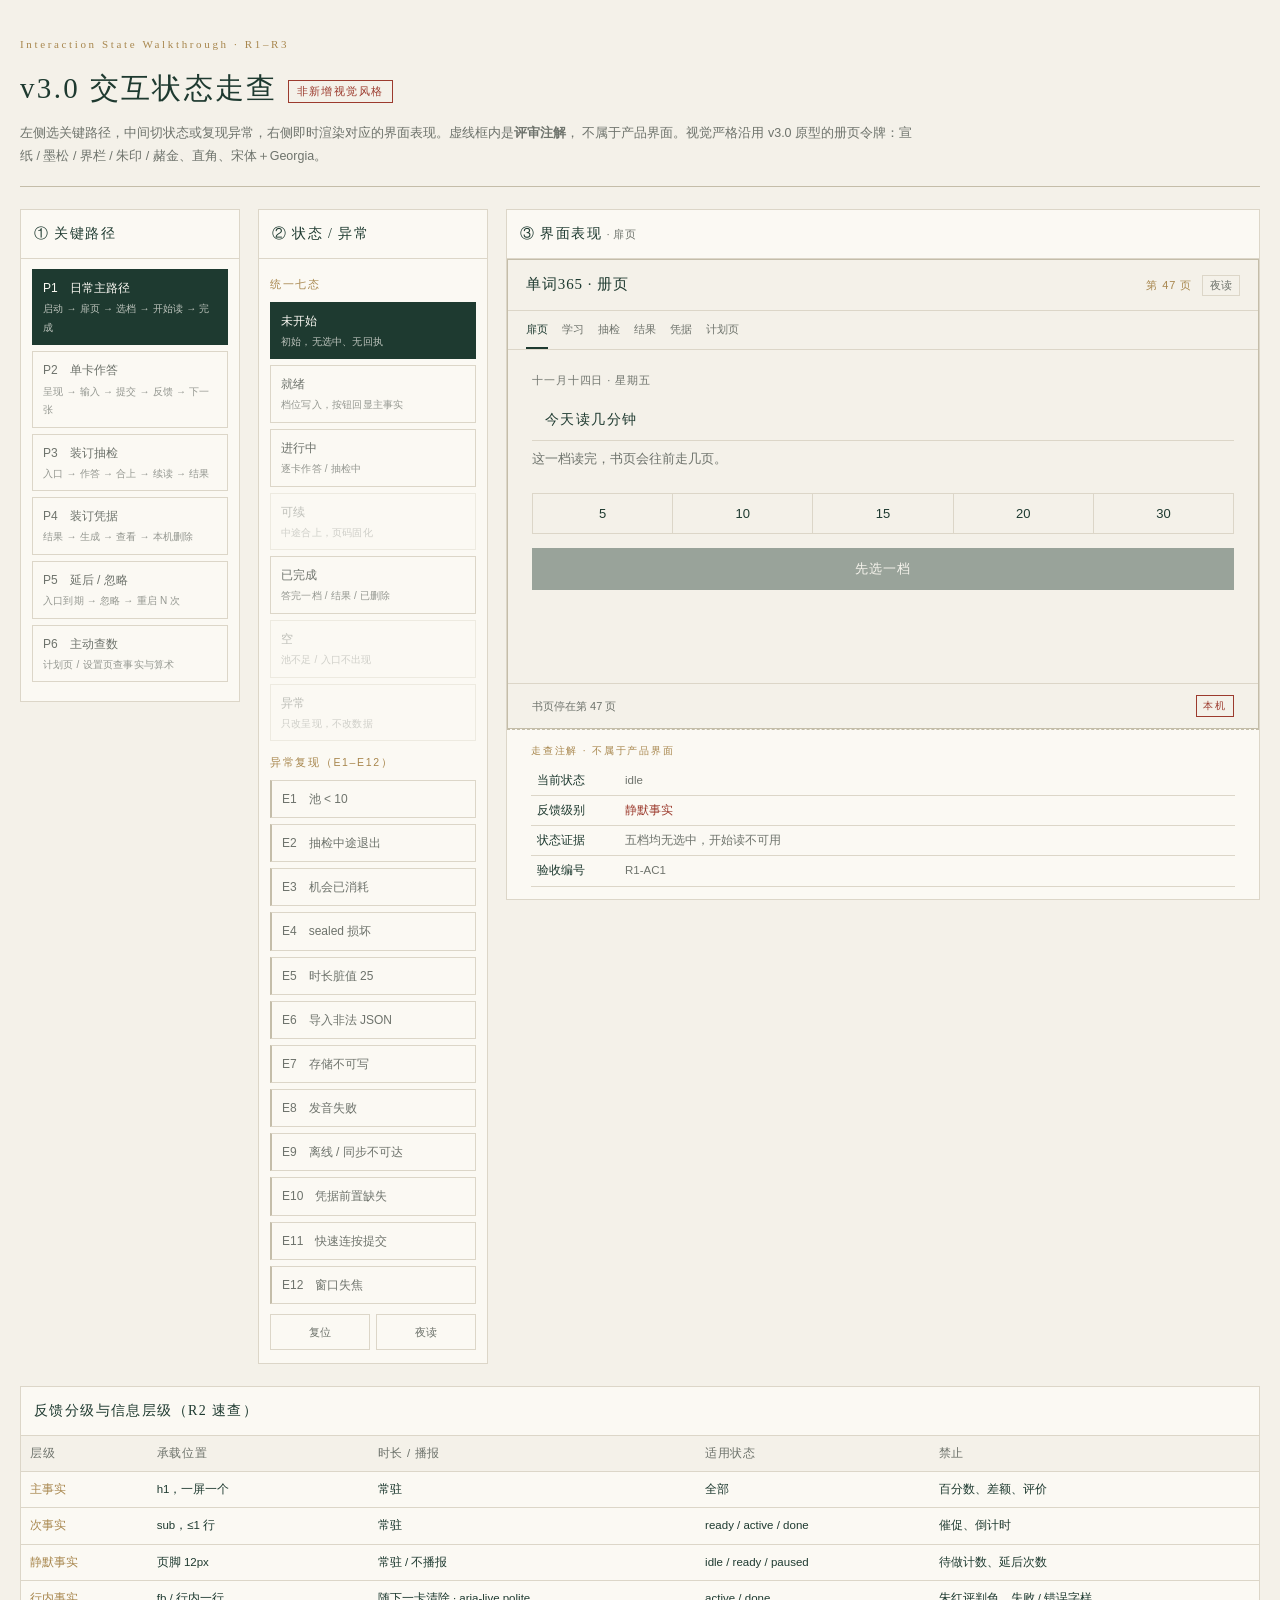
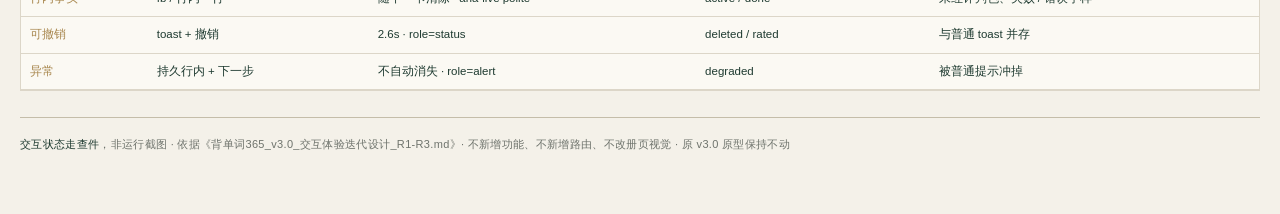
<file: 单词365_v3.0_交互状态走查.html>
<!doctype html>
<html lang="zh-CN" data-mode="day">
<head>
<meta charset="utf-8">
<meta name="viewport" content="width=device-width, initial-scale=1">
<title>单词365 · v3.0 交互状态走查</title>
<style>
/* 视觉完全沿用 v3.0 原型的册页令牌，本页不新增任何风格 */
:root{
  --paper:#F4F1E9; --sheet:#FBF9F3; --ink:#1E3A30; --ink2:#6E736C;
  --rule:#DCD6C8; --rule2:#C4BDA9; --seal:#9C3B2E; --gilt:#A8874E;
  --serif:Georgia,"Songti SC","SimSun",serif;
  --sans:-apple-system,"Segoe UI","PingFang SC","Microsoft YaHei",sans-serif;
}
html[data-mode="night"]{
  --paper:#1A1C19; --sheet:#22251F; --ink:#E8E4D8; --ink2:#A8A296;
  --rule:#3A3D35; --rule2:#4E574F; --seal:#C26550; --gilt:#C2A265;
}
*{box-sizing:border-box;margin:0;padding:0}
body{background:var(--paper);color:var(--ink);font-family:var(--sans);font-size:14px;line-height:1.85;padding:34px 20px 60px;transition:background .3s,color .3s}
.wrap{max-width:1240px;margin:0 auto}
header.top{border-bottom:1px solid var(--rule2);padding-bottom:18px;margin-bottom:22px}
.kicker{font-family:var(--serif);font-size:11px;letter-spacing:.24em;color:var(--gilt)}
h1{font-family:var(--serif);font-size:29px;font-weight:400;letter-spacing:.08em;margin:8px 0 6px}
.top p{font-size:12.5px;color:var(--ink2);max-width:900px}
.top .tag{display:inline-block;border:1px solid var(--seal);color:var(--seal);font-size:10.5px;letter-spacing:.14em;padding:1px 8px;margin-left:10px;vertical-align:middle}

.grid{display:grid;grid-template-columns:220px 230px minmax(0,1fr);gap:18px;align-items:start}
@media(max-width:1000px){.grid{grid-template-columns:1fr 1fr}.col-screen{grid-column:1/-1}}
@media(max-width:640px){.grid{grid-template-columns:1fr}.col-screen{grid-column:auto}}
.col{background:var(--sheet);border:1px solid var(--rule)}
.col h2{font-family:var(--serif);font-size:14px;font-weight:400;letter-spacing:.1em;padding:11px 13px;border-bottom:1px solid var(--rule);color:var(--ink)}
.col .body{padding:10px 11px 13px}
.lbl{font-size:10.5px;letter-spacing:.16em;color:var(--gilt);margin:6px 0 7px}
.btn{
  display:block;width:100%;text-align:left;border:1px solid var(--rule);
  background:transparent;color:var(--ink2);font:inherit;font-size:12px;
  padding:7px 10px;margin-bottom:6px;cursor:pointer;min-height:36px;
  transition:background-color .24s,border-color .24s,color .24s;
}
.btn:hover{background:var(--paper);border-color:var(--rule2);color:var(--ink)}
.btn.on{background:var(--ink);color:var(--sheet);border-color:var(--ink)}
.btn small{display:block;font-size:10px;opacity:.72;letter-spacing:.02em;margin-top:1px}
.btn.exc{border-left:2px solid var(--rule2)}
.btn.exc.on{border-left-color:var(--seal)}
.rowtools{display:flex;gap:6px;margin-top:10px}
.rowtools .btn{width:auto;flex:1;text-align:center;margin:0;padding:6px 4px;font-size:11px}

/* ---- 右侧：模拟界面（严格沿用原型视觉） ---- */
.screen{background:var(--paper);border:1px solid var(--rule2);min-height:470px;display:flex;flex-direction:column}
.s-mast{display:flex;align-items:baseline;gap:10px;border-bottom:1px solid var(--rule);padding:11px 18px}
.s-brand{font-family:var(--serif);font-size:15px;letter-spacing:.06em}
.s-page{font-size:11px;color:var(--gilt);letter-spacing:.08em;margin-left:auto}
.s-mode{font-size:11px;color:var(--ink2);border:1px solid var(--rule);padding:2px 7px;background:none;cursor:pointer;font-family:inherit}
.s-tabs{display:flex;border-bottom:1px solid var(--rule);padding:0 18px;gap:14px}
.s-tabs span{font-size:11px;color:var(--ink2);padding:8px 0;border-bottom:2px solid transparent}
.s-tabs span.on{color:var(--ink);border-bottom-color:var(--ink)}
.s-body{flex:1 1 auto;padding:20px 24px 18px}
.s-date{font-size:11px;color:var(--ink2);letter-spacing:.08em}
.s-h1{font-family:var(--serif);font-size:31px;font-weight:400;line-height:1.3;margin:9px 0 6px}
.s-h1.small{font-size:24px}
.s-sub{font-size:13px;color:var(--ink2)}
.s-slots{display:flex;border:1px solid var(--rule);margin-top:22px}
.s-slots button{flex:1;padding:12px 0;font-size:13px;background:none;border:none;border-right:1px solid var(--rule);color:var(--ink);font-family:inherit;cursor:pointer}
.s-slots button:last-child{border-right:none}
.s-slots button.on{background:var(--ink);color:var(--sheet)}
.s-act{display:block;width:100%;margin-top:14px;padding:11px;background:var(--ink);color:var(--sheet);border:1px solid var(--ink);font-family:var(--serif);font-size:13px;letter-spacing:.08em;cursor:pointer}
.s-act[disabled]{opacity:.42;cursor:default}
.s-card{background:var(--sheet);border:1px solid var(--rule);padding:24px 22px;margin-top:18px}
.s-word{font-family:var(--serif);font-size:41px;line-height:1.1;text-align:center;word-break:break-all}
.s-ipa{text-align:center;font-size:12px;color:var(--ink2);margin-top:4px}
.s-tag{text-align:center;font-size:11px;color:var(--ink2);margin-top:14px;letter-spacing:.06em}
.s-input{width:100%;margin-top:14px;padding:9px;background:transparent;border:none;border-bottom:1px solid var(--rule);font-size:15px;text-align:center;color:var(--ink);outline:none;font-family:inherit}
.s-fb{text-align:center;margin-top:12px;font-size:12.5px;min-height:20px;color:var(--ink)}
.s-fb.empty{color:transparent}
.s-row{display:flex;justify-content:space-between;font-size:12px;color:var(--ink2);padding:7px 0;border-bottom:1px solid var(--rule)}
.s-row b{color:var(--ink);font-weight:400}
.s-foot{margin-top:auto;border-top:1px solid var(--rule);padding:11px 24px;font-size:11px;color:var(--ink2);display:flex;justify-content:space-between;gap:12px;align-items:center}
.s-link{color:var(--seal);border-bottom:1px solid var(--seal);font-size:11px;background:none;border-top:none;border-left:none;border-right:none;cursor:pointer;font-family:inherit;padding:0}
.s-alert{border:1px solid var(--rule2);border-left:2px solid var(--ink);padding:9px 12px;margin-top:14px;font-size:12px;color:var(--ink);background:var(--sheet)}
.s-seal{display:inline-block;border:1px solid var(--seal);color:var(--seal);padding:1px 6px;font-size:10px;letter-spacing:.18em}

/* ---- 走查注解：虚线框，与产品界面明确区分 ---- */
.anno{border-top:1px dashed var(--rule2);padding:12px 24px;background:var(--sheet)}
.anno .t{font-size:10px;letter-spacing:.18em;color:var(--gilt);margin-bottom:5px}
.anno table{width:100%;border-collapse:collapse;font-size:11.5px}
.anno td{padding:4px 6px;border-bottom:1px solid var(--rule);vertical-align:top;color:var(--ink2)}
.anno td:first-child{width:88px;color:var(--ink);white-space:nowrap}
.anno .level{color:var(--seal)}

footer.doc{margin-top:26px;border-top:1px solid var(--rule2);padding-top:16px;font-size:11px;color:var(--ink2);letter-spacing:.03em}
footer.doc b{font-weight:400;color:var(--ink)}
.matrix{margin-top:22px;border:1px solid var(--rule);background:var(--sheet)}
.matrix h2{font-family:var(--serif);font-size:14px;font-weight:400;letter-spacing:.1em;padding:11px 13px;border-bottom:1px solid var(--rule)}
.matrix table{width:100%;border-collapse:collapse;font-size:11.5px}
.matrix th,.matrix td{text-align:left;padding:7px 9px;border-bottom:1px solid var(--rule);vertical-align:top}
.matrix th{color:var(--ink2);font-weight:400;letter-spacing:.06em;background:var(--paper)}
.matrix td:first-child{color:var(--gilt);white-space:nowrap}
@media(max-width:640px){.matrix table{font-size:10.5px}.s-h1{font-size:25px}}
</style>
</head>
<body>
<div class="wrap">
  <header class="top">
    <div class="kicker">Interaction State Walkthrough · R1–R3</div>
    <h1>v3.0 交互状态走查<span class="tag">非新增视觉风格</span></h1>
    <p>左侧选关键路径，中间切状态或复现异常，右侧即时渲染对应的界面表现。虚线框内是<strong>评审注解</strong>，
      不属于产品界面。视觉严格沿用 v3.0 原型的册页令牌：宣纸 / 墨松 / 界栏 / 朱印 / 赭金、直角、宋体＋Georgia。</p>
  </header>

  <div class="grid">
    <section class="col">
      <h2>① 关键路径</h2>
      <div class="body" id="paths"></div>
    </section>

    <section class="col">
      <h2>② 状态 / 异常</h2>
      <div class="body">
        <div class="lbl">统一七态</div>
        <div id="states"></div>
        <div class="lbl" style="margin-top:12px">异常复现（E1–E12）</div>
        <div id="excs"></div>
        <div class="rowtools">
          <button class="btn" id="resetBtn">复位</button>
          <button class="btn" id="nightBtn">夜读</button>
        </div>
      </div>
    </section>

    <section class="col col-screen">
      <h2>③ 界面表现 <span id="screenName" style="font-size:11px;color:var(--ink2);letter-spacing:.04em"></span></h2>
      <div class="body" style="padding:0">
        <div class="screen">
          <div class="s-mast">
            <span class="s-brand">单词365 · 册页</span>
            <span class="s-page" id="mastPage">第 47 页</span>
            <button class="s-mode" id="modeBtn">夜读</button>
          </div>
          <div class="s-tabs" id="sTabs"></div>
          <div class="s-body" id="sBody"></div>
          <div class="s-foot" id="sFoot"></div>
        </div>
        <div class="anno">
          <div class="t">走查注解 · 不属于产品界面</div>
          <table>
            <tr><td>当前状态</td><td id="anState"></td></tr>
            <tr><td>反馈级别</td><td class="level" id="anLevel"></td></tr>
            <tr><td>状态证据</td><td id="anEvidence"></td></tr>
            <tr><td>验收编号</td><td id="anAC"></td></tr>
          </table>
        </div>
      </div>
    </section>
  </div>

  <section class="matrix">
    <h2>反馈分级与信息层级（R2 速查）</h2>
    <table>
      <thead><tr><th>层级</th><th>承载位置</th><th>时长 / 播报</th><th>适用状态</th><th>禁止</th></tr></thead>
      <tbody>
        <tr><td>主事实</td><td>h1，一屏一个</td><td>常驻</td><td>全部</td><td>百分数、差额、评价</td></tr>
        <tr><td>次事实</td><td>sub，≤1 行</td><td>常驻</td><td>ready / active / done</td><td>催促、倒计时</td></tr>
        <tr><td>静默事实</td><td>页脚 12px</td><td>常驻 / 不播报</td><td>idle / ready / paused</td><td>待做计数、延后次数</td></tr>
        <tr><td>行内事实</td><td>fb / 行内一行</td><td>随下一卡清除 · aria-live polite</td><td>active / done</td><td>朱红评判色、失败 / 错误字样</td></tr>
        <tr><td>可撤销</td><td>toast + 撤销</td><td>2.6s · role=status</td><td>deleted / rated</td><td>与普通 toast 并存</td></tr>
        <tr><td>异常</td><td>持久行内 + 下一步</td><td>不自动消失 · role=alert</td><td>degraded</td><td>被普通提示冲掉</td></tr>
      </tbody>
    </table>
  </section>

  <footer class="doc">
    <b>交互状态走查件</b>，非运行截图 · 依据《背单词365_v3.0_交互体验迭代设计_R1-R3.md》·
    不新增功能、不新增路由、不改册页视觉 · 原 v3.0 原型保持不动
  </footer>
</div>

<script>
(function () {
  'use strict';

  var PATHS = [
    { id: 'P1', name: '日常主路径', desc: '启动 → 扉页 → 选档 → 开始读 → 完成', screen: '扉页', states: ['idle','ready','active','done'] },
    { id: 'P2', name: '单卡作答', desc: '呈现 → 输入 → 提交 → 反馈 → 下一张', screen: '学习', states: ['active','done','degraded'] },
    { id: 'P3', name: '装订抽检', desc: '入口 → 作答 → 合上 → 续读 → 结果', screen: '抽检', states: ['idle','active','paused','done','empty','degraded'] },
    { id: 'P4', name: '装订凭据', desc: '结果 → 生成 → 查看 → 本机删除', screen: '凭据', states: ['idle','ready','done','degraded'] },
    { id: 'P5', name: '延后 / 忽略', desc: '入口到期 → 忽略 → 重启 N 次', screen: '扉页', states: ['idle','empty'] },
    { id: 'P6', name: '主动查数', desc: '计划页 / 设置页查事实与算术', screen: '计划页', states: ['ready','done'] }
  ];

  var STATES = [
    { id: 'idle',     name: '未开始',   desc: '初始，无选中、无回执' },
    { id: 'ready',    name: '就绪',     desc: '档位写入，按钮回显主事实' },
    { id: 'active',   name: '进行中',   desc: '逐卡作答 / 抽检中' },
    { id: 'paused',   name: '可续',     desc: '中途合上，页码固化' },
    { id: 'done',     name: '已完成',   desc: '答完一档 / 结果 / 已删除' },
    { id: 'empty',    name: '空',       desc: '池不足 / 入口不出现' },
    { id: 'degraded', name: '异常',     desc: '只改呈现，不改数据' }
  ];

  var EXCS = [
    { id:'E1',  n:'池 < 10',        screen:'扉页', h1:'今天读几分钟', sub:'这一档读完，书页会往前走几页。', foot:'书页停在第 47 页', fb:'', alert:'', level:'静默事实', ev:'抽检入口不出现，无占位、无提示', ac:'R3-AC1 / N1-AC1', data:'不消耗机会' },
    { id:'E2',  n:'抽检中途退出',  screen:'抽检', h1:'写出这一页', sub:'第 4 页 / 共 10 页 · 只写，不看提示', foot:'停在第 4 页', fb:'', alert:'', level:'行内事实', ev:'页脚写「停在第 k 页」', ac:'R1-AC7 / N1-AC8', data:'已答 flags 不回滚' },
    { id:'E3',  n:'机会已消耗',    screen:'扉页', h1:'今天读几分钟', sub:'这一档读完，书页会往前走几页。', foot:'书页停在第 47 页', fb:'', link:'继续这一批', alert:'', level:'静默事实', ev:'入口改「继续这一批」，不新开', ac:'R3-AC1 / N1-AC5', data:'不产生第二个机会' },
    { id:'E4',  n:'sealed 损坏',   screen:'抽检', h1:'这一批页序没能读出', sub:'已经写过的页仍在。', foot:'本机', fb:'', alert:'这一批页序没能读出，可以重新取一批。已写过的页不会丢。', level:'异常', ev:'持久行内异常 + 下一步操作', ac:'R3-AC2 / R3-AC6', data:'旧 flags 不删、不重算' },
    { id:'E5',  n:'时长脏值 25',   screen:'计划页', h1:'计划', sub:'这一档的派词量与时长同源。', foot:'本机', fb:'', alert:'', level:'静默事实', ev:'设置页有且仅有一个 active 档', ac:'R3-AC2 / F12', data:'userChosenSlot 只由手势写' },
    { id:'E6',  n:'导入非法 JSON', screen:'计划页', h1:'这份备份没能读出来', sub:'当前的书页没有改动。', foot:'本机', fb:'', alert:'这份备份没能读出来，可以换一个文件。当前书页保持原样。', level:'异常', ev:'行内异常 + 换一个文件', ac:'R3-AC2', data:'不覆盖当前库、不阻断导入' },
    { id:'E7',  n:'存储不可写',    screen:'学习', h1:'写出这一页', sub:'本机暂不能保存。', foot:'第 47 页', fb:'', alert:'本机暂不能保存，这一页先留在这一屏。恢复后可以继续。', level:'异常', ev:'行内异常，内存态不丢', ac:'R3-AC2 / R3-AC6', data:'不静默失败' },
    { id:'E8',  n:'发音失败',      screen:'学习', h1:'写出这一页', sub:'已切到本机朗读。', foot:'第 47 页', fb:'发音加载失败，已切到本机朗读', alert:'', level:'行内事实', ev:'按钮回 idle，不影响作答', ac:'R2-AC3', data:'不影响评级' },
    { id:'E9',  n:'离线 / 同步不可达', screen:'计划页', h1:'计划', sub:'两端进度会在可达时一致。', foot:'本机', fb:'', alert:'', level:'静默事实', ev:'同步入口置静默、不弹错', ac:'R3-AC1', data:'不写脏同步标记' },
    { id:'E10', n:'凭据前置缺失',  screen:'凭据', h1:'第 1 页', sub:'这一档的凭据还需要一次完整的抽检。', foot:'本机', fb:'', alert:'', level:'静默事实', ev:'凭据位留静默一行', ac:'R3-AC1 / N7', data:'跳号只补最近、不重发' },
    { id:'E11', n:'快速连按提交',  screen:'学习', h1:'写出这一页', sub:'这一页正在记下。', foot:'第 47 页', fb:'已记下这一页', alert:'', level:'静默事实', ev:'aria-busy=true，按钮 180ms 内不可再点', ac:'R3-AC5', data:'days 只计一次' },
    { id:'E12', n:'窗口失焦',      screen:'学习', h1:'写出这一页', sub:'回来接着这一页。', foot:'第 47 页', fb:'', alert:'', level:'静默事实', ev:'按 idle 计，不写 closed', ac:'R3-AC1', data:'不虚增时长' }
  ];

  var TABS = ['扉页','学习','抽检','结果','凭据','计划页'];

  var cur = { path: 'P1', state: 'idle', exc: null };

  function pathById(id) { for (var i=0;i<PATHS.length;i++) if (PATHS[i].id===id) return PATHS[i]; return PATHS[0]; }

  /* 每个路径 × 状态的内容：只写有意义组合，其余由通用模板兜底 */
  function view(p, s, e) {
    if (e) return {
      screen: e.screen, h1: e.h1, sub: e.sub, small: true,
      foot: e.foot, link: e.link || '', fb: e.fb || '', alert: e.alert || '',
      level: e.level, ev: e.ev, ac: e.ac, note: e.data,
      slots: false, card: e.screen === '学习' || e.screen === '抽检', act: false, rows: e.screen === '凭据' || e.screen === '计划页'
    };

    var base = {
      screen: p.screen, h1: '今天读几分钟', sub: '这一档读完，书页会往前走几页。', small: false,
      foot: '书页停在第 47 页', link: '', fb: '', alert: '', slots: false, card: false,
      act: false, rows: false, level: '静默事实', ev: '页脚静默事实', ac: 'R1-AC1', note: ''
    };

    if (p.id === 'P1') {
      base.slots = true; base.act = true;
      if (s === 'idle')  { base.h1='今天读几分钟'; base.foot='书页停在第 47 页'; base.ev='五档均无选中，开始读不可用'; base.ac='R1-AC1'; }
      if (s === 'ready') { base.h1='今天读 10 分钟'; base.foot='已选 10 分钟 · 书页停在第 47 页'; base.level='静默事实'; base.ev='10 档 aria-pressed=true，按钮回显主事实'; base.ac='R1-AC1 / R1-AC2'; base.slotOn='10'; base.actText='开始读 · 10 分钟'; }
      if (s === 'active'){ base.screen='学习'; base.h1='写出这一页'; base.small=true; base.sub='这一档 · 10 分钟'; base.card=true; base.foot='第 47 页 · 这一档 10 分钟'; base.level='行内事实'; base.fb=''; base.ev='页码连续，反馈行 aria-live 就位'; base.ac='R2-AC3 / R2-AC4'; }
      if (s === 'done')  { base.h1='这一档读完了'; base.small=true; base.sub='书页往前走了几页。'; base.foot='第 53 页 · 可再读一档'; base.level='行内事实'; base.ev='完成页主事实，无得分无正确率'; base.ac='R1-AC3 / R2-AC6'; base.slots=false; base.act=false; }
    }
    if (p.id === 'P2') {
      base.screen='学习'; base.h1='写出这一页'; base.small=true; base.card=true; base.foot='第 47 页';
      if (s === 'active') { base.sub='写出英文 · 复习'; base.level='行内事实'; base.ev='输入聚焦，提示按钮可用一次'; base.ac='R2-AC4 / R2-AC5'; }
      if (s === 'done')   { base.fb='这一页还没写出来，已放回待重读'; base.sub='下一页已就位'; base.level='行内事实'; base.ev='墨色事实 + 下一步，输入已清空'; base.ac='R2-AC3 / R2-AC4'; }
      if (s === 'degraded'){ base.alert='这一页正在记下，稍等一下。'; base.level='异常'; base.ev='aria-busy=true，180ms 内不重复提交'; base.ac='R3-AC5'; }
    }
    if (p.id === 'P3') {
      base.screen='抽检'; base.h1='写出这一页'; base.small=true; base.sub='第 1 页 / 共 10 页 · 只写，不看提示'; base.card=true; base.foot='中途合上也没关系，下次接着这一页'; base.link='先合上';
      if (s === 'idle')    { base.link='有抽检机会'; base.ev='一行状态入口，无待做计数'; base.ac='R1-AC4'; }
      if (s === 'active')  { base.sub='第 4 页 / 共 10 页 · 只写，不看提示'; base.level='行内事实'; base.ev='sealed 已固化，10 词不重抽'; base.ac='R1-AC5 / R1-AC6'; }
      if (s === 'paused')  { base.foot='停在第 4 页'; base.level='行内事实'; base.ev='页脚页码与退出前一致'; base.ac='R1-AC7 / N1-AC8'; }
      if (s === 'done')    { base.screen='结果'; base.h1='10 页中有 7 页仍是已掌握'; base.sub='另外 3 页已回到学习中的重读队列。'; base.foot='没有分数，也没有评价'; base.card=false; base.link=''; base.level='行内事实'; base.ev='首行只写计数方向，明细默认折叠'; base.ac='R1-AC8 / R2-AC6'; }
      if (s === 'empty')   { base.screen='扉页'; base.h1='今天读几分钟'; base.foot='书页停在第 47 页'; base.card=false; base.link=''; base.level='静默事实'; base.ev='池不足，入口不出现'; base.ac='N1-AC1'; }
      if (s === 'degraded'){ base.alert='这一批页序没能读出，可以重新取一批。已写过的页不会丢。'; base.level='异常'; base.ev='持久行内异常 + 下一步'; base.ac='R3-AC2'; }
    }
    if (p.id === 'P4') {
      base.screen='凭据'; base.h1='第 1 页'; base.small=true; base.sub='装订记录'; base.rows=true; base.foot='不生成图片，也没有分享'; base.link='从本机删除这张记录';
      if (s === 'idle')    { base.ev='删除前 idle，按钮可用'; base.ac='R2-AC7'; }
      if (s === 'ready')   { base.level='可撤销'; base.fb='已从本机删除这张记录 · 撤销'; base.ev='行项撤下，toast 可撤销 2.6s'; base.ac='R2-AC7'; }
      if (s === 'done')    { base.h1='这张记录已删除'; base.sub='总页数不变，也不会重发。'; base.link=''; base.rows=false; base.level='行内事实'; base.ev='按钮禁用，totalPages 不回退'; base.ac='R2-AC7'; }
      if (s === 'degraded'){ base.h1='这一档的凭据还需要一次完整的抽检'; base.sub='条件满足后会补最近一张。'; base.link=''; base.rows=false; base.level='静默事实'; base.ev='凭据位留静默一行'; base.ac='R3-AC1'; }
    }
    if (p.id === 'P5') {
      base.slots=true; base.act=true;
      if (s === 'idle') { base.link='有抽检机会'; base.ev='忽略并重启 3 次，文案与样式不变'; base.ac='R1-AC4 / N1-AC4'; }
      if (s === 'empty'){ base.link=''; base.ev='池不足时入口不出现，不占位'; base.ac='N1-AC1'; }
    }
    if (p.id === 'P6') {
      base.screen='计划页'; base.h1='计划'; base.small=true; base.sub='这一档的派词量与时长同源。'; base.rows=true; base.foot='本机 · 这一页由你主动打开';
      if (s === 'ready') { base.level='静默事实'; base.ev='事实说全，无评价性结论、无红字加粗'; base.ac='N4-AC7'; }
      if (s === 'done')  { base.level='静默事实'; base.ev='无建议时不出现「数据不足，暂不调整」'; base.ac='F6 / R3-AC7'; }
    }
    return base;
  }

  function el(id) { return document.getElementById(id); }

  function renderLists() {
    el('paths').innerHTML = PATHS.map(function (p) {
      return '<button class="btn' + (cur.path === p.id ? ' on' : '') + '" data-path="' + p.id + '">'
        + p.id + '　' + p.name + '<small>' + p.desc + '</small></button>';
    }).join('');

    var allowed = pathById(cur.path).states;
    el('states').innerHTML = STATES.map(function (s) {
      var off = allowed.indexOf(s.id) < 0;
      return '<button class="btn' + (cur.state === s.id && !cur.exc ? ' on' : '') + '" data-state="' + s.id + '"'
        + (off ? ' style="opacity:.42"' : '') + '>' + s.name + '<small>' + s.desc + '</small></button>';
    }).join('');

    el('excs').innerHTML = EXCS.map(function (e) {
      return '<button class="btn exc' + (cur.exc === e.id ? ' on' : '') + '" data-exc="' + e.id + '">'
        + e.id + '　' + e.n + '</button>';
    }).join('');
  }

  function renderScreen() {
    var p = pathById(cur.path);
    var v = view(p, cur.state, cur.exc ? EXCS.filter(function(e){return e.id===cur.exc;})[0] : null);

    el('screenName').textContent = '· ' + v.screen;
    el('mastPage').textContent = v.screen === '结果' ? '装订结果' : (v.screen === '凭据' ? '装订记录' : '第 47 页');
    el('sTabs').innerHTML = TABS.map(function (t) {
      return '<span class="' + (t === v.screen ? 'on' : '') + '">' + t + '</span>';
    }).join('');

    var html = '<div class="s-date">' + (v.screen === '结果' || v.screen === '凭据' ? '十一月十四日 · 星期五' : '十一月十四日 · 星期五') + '</div>'
      + '<h2 class="s-h1' + (v.small ? ' small' : '') + '">' + v.h1 + '</h2>'
      + '<div class="s-sub">' + v.sub + '</div>';

    if (v.slots) {
      var sel = v.slotOn || '';
      html += '<div class="s-slots">' + ['5','10','15','20','30'].map(function (m) {
        return '<button class="' + (m === sel ? 'on' : '') + '" aria-pressed="' + (m === sel) + '">' + m + '</button>';
      }).join('') + '</div>'
        + '<button class="s-act"' + (cur.state === 'idle' ? ' disabled' : '') + '>'
        + (v.actText || (cur.state === 'idle' ? '先选一档' : '开始读')) + '</button>';
    }

    if (v.card) {
      html += '<div class="s-card">'
        + '<div class="s-word">' + (v.screen === '抽检' ? 'adequate' : 'achieve') + '</div>'
        + '<div class="s-ipa">/əˈtʃiːv/</div>'
        + '<div class="s-tag">' + (v.screen === '抽检' ? '只写英文 · 无提示' : '写出英文 · 复习') + '</div>'
        + '<input class="s-input" placeholder="写下这一页的英文" aria-label="写下这一页的英文">'
        + '<div class="s-fb' + (v.fb ? '' : ' empty') + '" aria-live="polite">' + (v.fb || '占位') + '</div>'
        + '</div>';
    }

    if (v.rows) {
      var rows = v.screen === '凭据'
        ? [['生成','2026 年 11 月 14 日'],['抽检','2026 年 11 月 14 日'],['抽看','10 页'],['仍为已掌握','7 页']]
        : [['每日时长','10 分钟'],['今日新词','8 页'],['今日复习','22 页'],['覆盖率','仅此页可见']];
      html += '<div class="s-card">' + rows.map(function (r) {
        return '<div class="s-row"><span>' + r[0] + '</span><b>' + r[1] + '</b></div>';
      }).join('') + '</div>';
    }

    if (v.alert) html += '<div class="s-alert">' + v.alert + '</div>';
    if (v.fb && !v.card) html += '<div class="s-fb" aria-live="polite">' + v.fb + '</div>';

    el('sBody').innerHTML = html;
    el('sFoot').innerHTML = '<span>' + v.foot + '</span>'
      + (v.link ? '<button class="s-link">' + v.link + '</button>' : '<span class="s-seal">本机</span>');

    el('anState').textContent = cur.exc ? ('异常 · ' + cur.exc) : cur.state;
    el('anLevel').textContent = v.level;
    el('anEvidence').textContent = v.ev + (v.note ? '；数据：' + v.note : '');
    el('anAC').textContent = v.ac;
  }

  function draw() { renderLists(); renderScreen(); }

  el('paths').addEventListener('click', function (e) {
    var t = e.target.closest ? e.target.closest('[data-path]') : null;
    if (!t) return;
    cur.path = t.getAttribute('data-path');
    cur.exc = null;
    cur.state = pathById(cur.path).states[0];
    draw();
  });
  el('states').addEventListener('click', function (e) {
    var t = e.target.closest ? e.target.closest('[data-state]') : null;
    if (!t) return;
    cur.state = t.getAttribute('data-state');
    cur.exc = null;
    draw();
  });
  el('excs').addEventListener('click', function (e) {
    var t = e.target.closest ? e.target.closest('[data-exc]') : null;
    if (!t) return;
    cur.exc = t.getAttribute('data-exc');
    draw();
  });
  el('resetBtn').addEventListener('click', function () {
    cur = { path: 'P1', state: 'idle', exc: null };
    draw();
  });
  function toggleMode() {
    var h = document.documentElement;
    var next = h.getAttribute('data-mode') === 'night' ? 'day' : 'night';
    h.setAttribute('data-mode', next);
    el('nightBtn').textContent = next === 'night' ? '日读' : '夜读';
    el('modeBtn').textContent = next === 'night' ? '日读' : '夜读';
  }
  el('nightBtn').addEventListener('click', toggleMode);
  el('modeBtn').addEventListener('click', toggleMode);

  draw();
})();
</script>
</body>
</html>
</file>
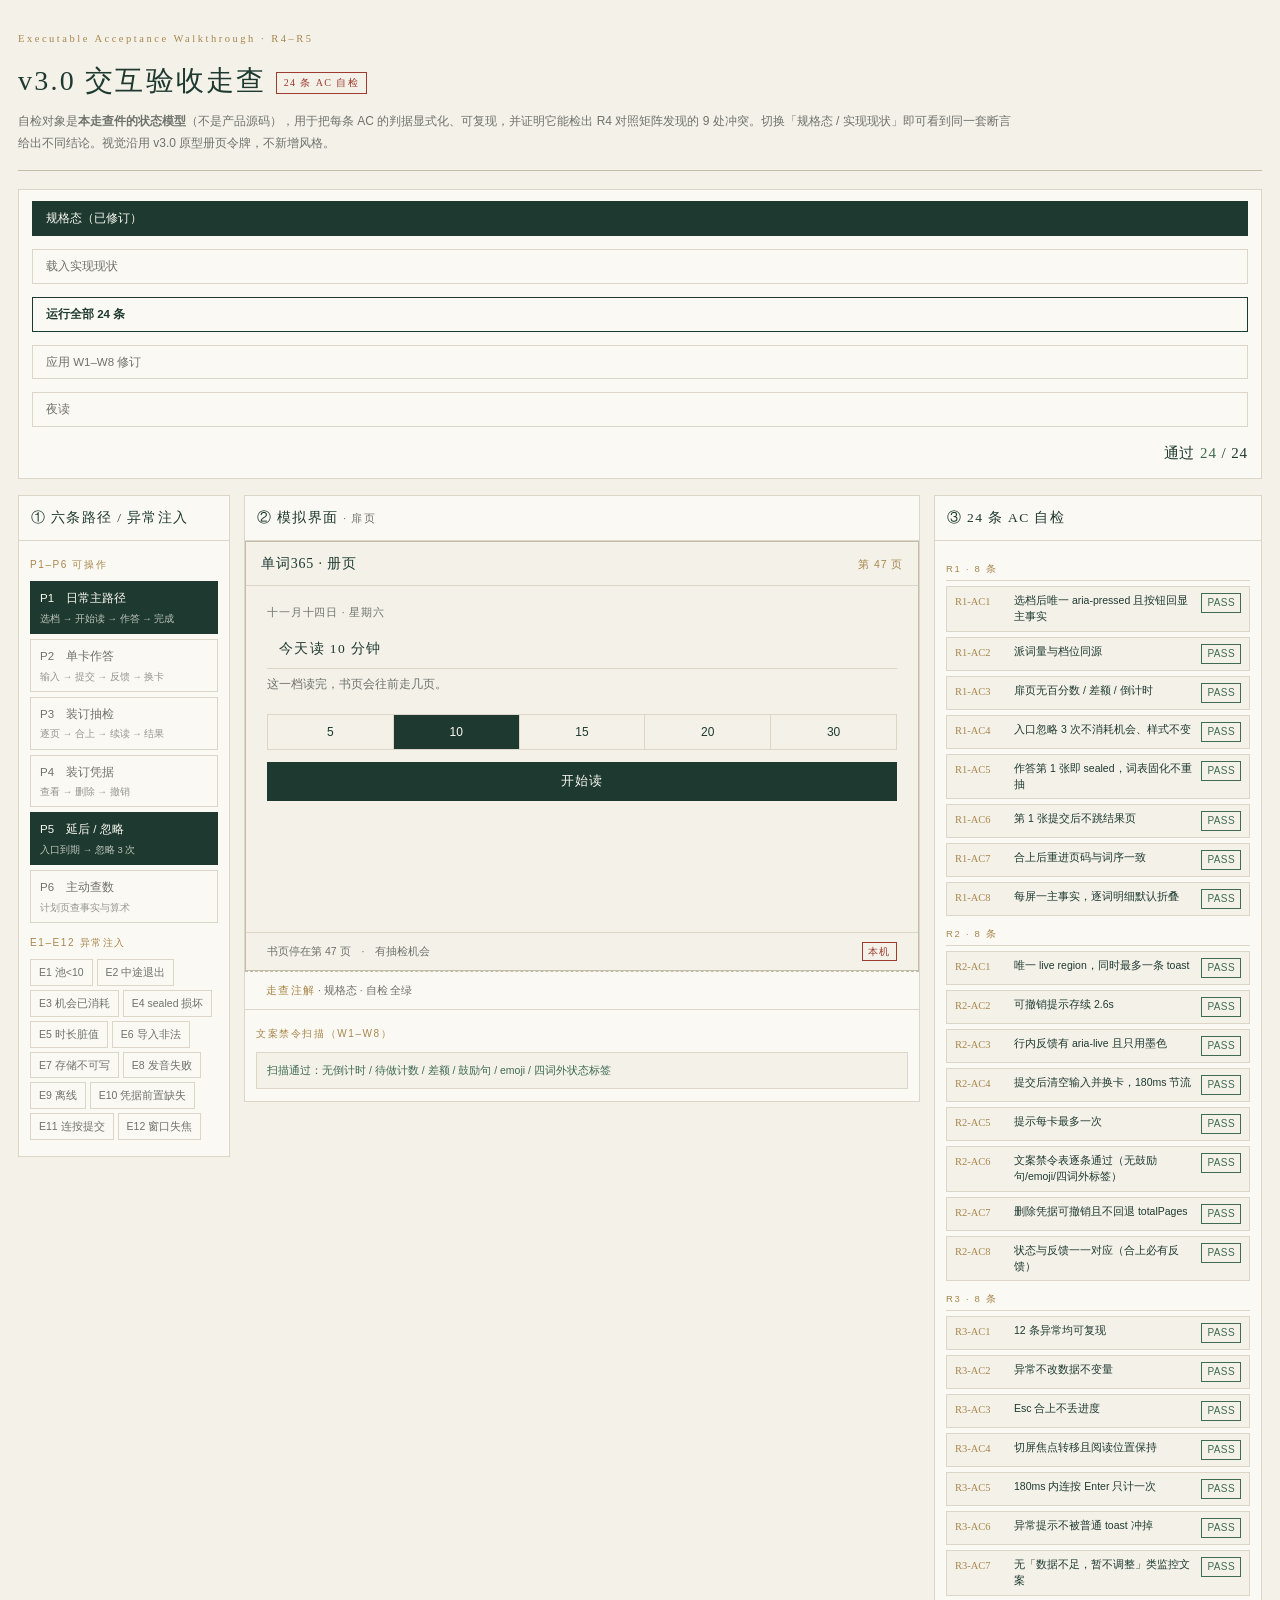
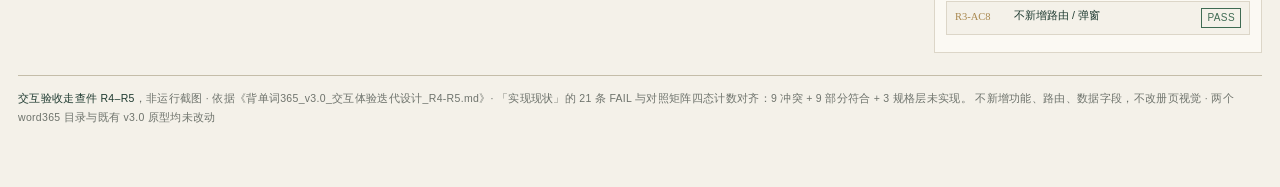
<file: 单词365_v3.0_交互验收走查_R4-R5.html>
<!doctype html>
<html lang="zh-CN" data-mode="day">
<head>
<meta charset="utf-8">
<meta name="viewport" content="width=device-width, initial-scale=1">
<title>单词365 · v3.0 交互验收走查 R4–R5</title>
<style>
:root{
  --paper:#F4F1E9; --sheet:#FBF9F3; --ink:#1E3A30; --ink2:#6E736C;
  --rule:#DCD6C8; --rule2:#C4BDA9; --seal:#9C3B2E; --gilt:#A8874E;
  --ok:#3F6B53; --serif:Georgia,"Songti SC","SimSun",serif;
  --sans:-apple-system,"Segoe UI","PingFang SC","Microsoft YaHei",sans-serif;
}
html[data-mode="night"]{
  --paper:#1A1C19; --sheet:#22251F; --ink:#E8E4D8; --ink2:#A8A296;
  --rule:#3A3D35; --rule2:#4E574F; --seal:#C26550; --gilt:#C2A265; --ok:#8FBF9F;
}
*{box-sizing:border-box;margin:0;padding:0}
body{background:var(--paper);color:var(--ink);font-family:var(--sans);font-size:13px;line-height:1.8;padding:30px 18px 60px;transition:background .3s,color .3s}
.wrap{max-width:1320px;margin:0 auto}
header.top{border-bottom:1px solid var(--rule2);padding-bottom:16px;margin-bottom:18px}
.kicker{font-family:var(--serif);font-size:10.5px;letter-spacing:.24em;color:var(--gilt)}
h1{font-family:var(--serif);font-size:28px;font-weight:400;letter-spacing:.08em;margin:7px 0 5px}
.top p{font-size:12px;color:var(--ink2);max-width:1000px}
.tag{display:inline-block;border:1px solid var(--seal);color:var(--seal);font-size:10px;letter-spacing:.14em;padding:1px 7px;margin-left:9px;vertical-align:middle}

.bar{display:flex;gap:8px;align-items:center;flex-wrap:wrap;margin:14px 0 16px;padding:11px 13px;border:1px solid var(--rule);background:var(--sheet)}
.bar .btn{border:1px solid var(--rule);background:transparent;color:var(--ink2);font:inherit;font-size:11.5px;padding:6px 13px;cursor:pointer;min-height:34px}
.bar .btn:hover{border-color:var(--rule2);color:var(--ink)}
.bar .btn.on{background:var(--ink);color:var(--sheet);border-color:var(--ink)}
.bar .btn.primary{border-color:var(--ink);color:var(--ink);font-weight:600}
.sum{margin-left:auto;font-family:var(--serif);font-size:15px;letter-spacing:.06em}
.sum b{font-weight:400;color:var(--ok)}
.sum b.bad{color:var(--seal)}

.grid{display:grid;grid-template-columns:212px minmax(0,1fr) 328px;gap:14px;align-items:start}
@media(max-width:1080px){.grid{grid-template-columns:1fr 1fr}.col-check{grid-column:1/-1}}
@media(max-width:680px){.grid{grid-template-columns:1fr}.col-check{grid-column:auto}}
.col{background:var(--sheet);border:1px solid var(--rule)}
.col h2{font-family:var(--serif);font-size:13.5px;font-weight:400;letter-spacing:.1em;padding:10px 12px;border-bottom:1px solid var(--rule)}
.col .body{padding:10px 11px 12px}
.lbl{font-size:10px;letter-spacing:.16em;color:var(--gilt);margin:5px 0 7px}
.btn{display:block;width:100%;text-align:left;border:1px solid var(--rule);background:transparent;color:var(--ink2);font:inherit;font-size:11.5px;padding:6px 9px;margin-bottom:5px;cursor:pointer;min-height:32px}
.btn:hover{background:var(--paper);border-color:var(--rule2);color:var(--ink)}
.btn.on{background:var(--ink);color:var(--sheet);border-color:var(--ink)}
.btn small{display:block;font-size:9.5px;opacity:.72;margin-top:1px}
.btn.mini{width:auto;display:inline-block;min-height:26px;padding:3px 8px;margin:0 4px 4px 0;font-size:10.5px}

/* 模拟界面：册页令牌 */
.screen{background:var(--paper);border:1px solid var(--rule2);min-height:430px;display:flex;flex-direction:column}
.s-mast{display:flex;align-items:baseline;gap:9px;border-bottom:1px solid var(--rule);padding:9px 15px}
.s-brand{font-family:var(--serif);font-size:14px;letter-spacing:.06em}
.s-page{font-size:10.5px;color:var(--gilt);margin-left:auto;letter-spacing:.08em}
.s-body{flex:1 1 auto;padding:17px 21px}
.s-date{font-size:10.5px;color:var(--ink2);letter-spacing:.08em}
.s-h1{font-family:var(--serif);font-size:27px;font-weight:400;line-height:1.3;margin:8px 0 5px}
.s-h1.small{font-size:22px}
.s-sub{font-size:12px;color:var(--ink2)}
.s-slots{display:flex;border:1px solid var(--rule);margin-top:19px}
.s-slots button{flex:1;padding:10px 0;font-size:12px;background:none;border:none;border-right:1px solid var(--rule);color:var(--ink);font-family:inherit;cursor:pointer}
.s-slots button:last-child{border-right:none}
.s-slots button.on{background:var(--ink);color:var(--sheet)}
.s-act{display:block;width:100%;margin-top:12px;padding:10px;background:var(--ink);color:var(--sheet);border:1px solid var(--ink);font-family:var(--serif);font-size:12.5px;letter-spacing:.08em;cursor:pointer}
.s-act[disabled]{opacity:.42;cursor:default}
.s-card{background:var(--sheet);border:1px solid var(--rule);padding:19px 18px;margin-top:15px}
.s-word{font-family:var(--serif);font-size:36px;line-height:1.1;text-align:center;word-break:break-all}
.s-meta{text-align:center;font-size:10.5px;color:var(--ink2);margin-top:10px;letter-spacing:.04em}
.s-input{width:100%;margin-top:12px;padding:8px;background:transparent;border:none;border-bottom:1px solid var(--rule);font-size:14px;text-align:center;color:var(--ink);outline:none;font-family:inherit}
.s-fb{text-align:center;margin-top:10px;font-size:11.5px;min-height:18px;color:var(--ink)}
.s-row{display:flex;justify-content:space-between;font-size:11.5px;color:var(--ink2);padding:6px 0;border-bottom:1px solid var(--rule)}
.s-row b{color:var(--ink);font-weight:400}
.s-tools{display:flex;gap:6px;margin-top:11px;flex-wrap:wrap}
.s-link{border:none;border-bottom:1px solid var(--seal);background:none;color:var(--seal);font:inherit;font-size:11px;cursor:pointer;padding:0}
.s-alert{border:1px solid var(--rule2);border-left:2px solid var(--ink);background:var(--sheet);padding:8px 11px;margin-top:12px;font-size:11.5px}
.s-foot{margin-top:auto;border-top:1px solid var(--rule);padding:9px 21px;font-size:10.5px;color:var(--ink2);display:flex;justify-content:space-between;gap:10px;align-items:center}
.s-seal{border:1px solid var(--seal);color:var(--seal);padding:0 5px;font-size:9.5px;letter-spacing:.16em}
.anno{border-top:1px dashed var(--rule2);background:var(--sheet);padding:9px 21px;font-size:10.5px;color:var(--ink2)}
.anno b{font-weight:400;color:var(--gilt);letter-spacing:.12em}

/* 自检面板 */
.ac{border:1px solid var(--rule);background:var(--paper);margin-bottom:5px;padding:6px 8px;display:flex;align-items:flex-start;gap:7px}
.ac .id{font-family:var(--serif);font-size:10.5px;color:var(--gilt);flex:0 0 52px}
.ac .nm{flex:1 1 auto;font-size:10.5px;line-height:1.5}
.ac .rs{flex:0 0 auto;font-size:10px;letter-spacing:.04em;padding:0 5px;border:1px solid var(--rule2);color:var(--ink2);white-space:nowrap}
.ac .rs.pass{color:var(--ok);border-color:var(--ok)}
.ac .rs.fail{color:var(--seal);border-color:var(--seal)}
.ac .rs.idle{color:var(--ink2)}
.group{font-size:9.5px;letter-spacing:.18em;color:var(--gilt);margin:9px 0 5px;border-bottom:1px solid var(--rule);padding-bottom:3px}
.scan{border:1px solid var(--rule);background:var(--paper);padding:8px 10px;font-size:10.5px;color:var(--ink2);margin-top:9px;max-height:112px;overflow:auto}
.scan .hit{color:var(--seal)}
.scan .clean{color:var(--ok)}
footer.doc{margin-top:22px;border-top:1px solid var(--rule2);padding-top:13px;font-size:10.5px;color:var(--ink2);letter-spacing:.03em}
footer.doc b{font-weight:400;color:var(--ink)}
</style>
</head>
<body>
<div class="wrap">
  <header class="top">
    <div class="kicker">Executable Acceptance Walkthrough · R4–R5</div>
    <h1>v3.0 交互验收走查<span class="tag">24 条 AC 自检</span></h1>
    <p>自检对象是<strong>本走查件的状态模型</strong>（不是产品源码），用于把每条 AC 的判据显式化、可复现，并证明它能检出
      R4 对照矩阵发现的 9 处冲突。切换「规格态 / 实现现状」即可看到同一套断言给出不同结论。视觉沿用 v3.0 原型册页令牌，不新增风格。</p>
  </header>

  <div class="bar">
    <button class="btn on" id="modeSpec">规格态（已修订）</button>
    <button class="btn" id="modeImpl">载入实现现状</button>
    <button class="btn primary" id="runAll">运行全部 24 条</button>
    <button class="btn" id="fixAll">应用 W1–W8 修订</button>
    <button class="btn" id="nightBtn">夜读</button>
    <span class="sum" id="sum">等待运行</span>
  </div>

  <div class="grid">
    <section class="col">
      <h2>① 六条路径 / 异常注入</h2>
      <div class="body">
        <div class="lbl">P1–P6 可操作</div>
        <div id="paths"></div>
        <div class="lbl" style="margin-top:11px">E1–E12 异常注入</div>
        <div id="excs"></div>
      </div>
    </section>

    <section class="col">
      <h2>② 模拟界面 <span id="screenName" style="font-size:10.5px;color:var(--ink2)"></span></h2>
      <div class="body" style="padding:0">
        <div class="screen">
          <div class="s-mast"><span class="s-brand">单词365 · 册页</span><span class="s-page" id="mastPage">第 47 页</span></div>
          <div class="s-body" id="sBody"></div>
          <div class="s-foot" id="sFoot"></div>
        </div>
        <div class="anno"><b>走查注解</b> · <span id="anNote"></span></div>
      </div>
      <div class="body" style="border-top:1px solid var(--rule)">
        <div class="lbl">文案禁令扫描（W1–W8）</div>
        <div class="scan" id="scan"></div>
      </div>
    </section>

    <section class="col col-check">
      <h2>③ 24 条 AC 自检</h2>
      <div class="body" id="acList"></div>
    </section>
  </div>

  <footer class="doc">
    <b>交互验收走查件 R4–R5</b>，非运行截图 · 依据《背单词365_v3.0_交互体验迭代设计_R4-R5.md》·
    「实现现状」的 21 条 FAIL 与对照矩阵四态计数对齐：9 冲突 + 9 部分符合 + 3 规格层未实现。
    不新增功能、路由、数据字段，不改册页视觉 · 两个 word365 目录与既有 v3.0 原型均未改动
  </footer>
</div>

<script>
(function () {
  'use strict';
  function el(id){ return document.getElementById(id); }

  var BANNED_SPEC = [];
  var BANNED_IMPL = [
    '距下次抽测还有 3 天', '待重读（3）', '下一张在 100 页',
    '错词本是空的，太棒了！', '✨', '待重读',
    '看看是不是真的会写', '中途合上不会消耗这次机会'
  ];

  var PATHS = [
    {id:'P1', n:'日常主路径', d:'选档 → 开始读 → 作答 → 完成', sc:'cover'},
    {id:'P2', n:'单卡作答', d:'输入 → 提交 → 反馈 → 换卡', sc:'study'},
    {id:'P3', n:'装订抽检', d:'逐页 → 合上 → 续读 → 结果', sc:'exam'},
    {id:'P4', n:'装订凭据', d:'查看 → 删除 → 撤销', sc:'binding'},
    {id:'P5', n:'延后 / 忽略', d:'入口到期 → 忽略 3 次', sc:'cover'},
    {id:'P6', n:'主动查数', d:'计划页查事实与算术', sc:'plan'}
  ];
  var EXCS = ['E1 池<10','E2 中途退出','E3 机会已消耗','E4 sealed 损坏','E5 时长脏值','E6 导入非法',
              'E7 存储不可写','E8 发音失败','E9 离线','E10 凭据前置缺失','E11 连按提交','E12 窗口失焦'];

  /* ---- 状态模型：规格态（按 R1–R3 + W1–W8 + S1–S3 修订）vs 实现现状 ---- */
  function makeState(mode, fixCopy) {
    var spec = mode === 'spec';
    return {
      mode: mode,
      slot: 10, ariaPressedCount: spec ? 1 : 0, actText: spec ? '开始读 · 10 分钟' : '开始读',
      planFromSlot: true,
      ignoredNoConsume: spec,
      sealedOnFirstAnswer: spec,
      concludeAtFirst: false,
      pauseIdx: 4, resumeIdx: spec ? 4 : 1,
      detailsCollapsed: spec,
      liveRegion: 1, toastCount: spec ? 1 : 2,
      undoMs: spec ? 2600 : 0,
      fbLive: spec, fbColor: spec ? 'ink' : 'seal',
      inputCleared: spec, throttleMs: spec ? 180 : 0,
      hintUsed: spec ? 1 : 3,
      bindingUndo: spec, totalPages: 50,
      pausedHasFeedback: spec,
      excCount: spec ? 12 : 0, excMutatesDB: !spec,
      escKeepsProgress: spec,
      focusFirst: spec, scrollKept: spec,
      submitCount: spec ? 1 : 3,
      excLevel: spec ? 'alert' : 'status', excToast: spec ? 0 : 1,
      noSilentMonitorCopy: true,
      noNewModal: spec, routeCount: 6,
      banned: (spec || fixCopy) ? BANNED_SPEC.slice() : BANNED_IMPL.slice(),
      exc: null, scene: 'cover', cardWord: 'achieve', cardIdx: 1,
      examIdx: spec ? 4 : 1, examPaused: false, examDone: false,
      bindingDeleted: false, fb: '', answer: ''
    };
  }

  var S = makeState('spec', false);
  var copyFixed = false;

  function hasBanned() {
    var words = ['还差','倒计时','太棒','✨','距下次','还有','待做','还需','下一张在','优秀','合格','正确率','达标'];
    var out = [];
    for (var i=0;i<S.banned.length;i++) out.push(S.banned[i]);
    return out;
  }

  /* ---- 24 条断言：全部只读状态模型，可重复运行 ---- */
  var AC = [
    {g:'R1', id:'R1-AC1', n:'选档后唯一 aria-pressed 且按钮回显主事实', f:function(s){return s.slot===10 && s.ariaPressedCount===1 && /10 分钟/.test(s.actText);}},
    {g:'R1', id:'R1-AC2', n:'派词量与档位同源', f:function(s){return s.planFromSlot;}},
    {g:'R1', id:'R1-AC3', n:'扉页无百分数 / 差额 / 倒计时', f:function(s){return hasBanned().length===0;}},
    {g:'R1', id:'R1-AC4', n:'入口忽略 3 次不消耗机会、样式不变', f:function(s){return s.ignoredNoConsume;}},
    {g:'R1', id:'R1-AC5', n:'作答第 1 张即 sealed，词表固化不重抽', f:function(s){return s.sealedOnFirstAnswer;}},
    {g:'R1', id:'R1-AC6', n:'第 1 张提交后不跳结果页', f:function(s){return !s.concludeAtFirst;}},
    {g:'R1', id:'R1-AC7', n:'合上后重进页码与词序一致', f:function(s){return s.pauseIdx===s.resumeIdx;}},
    {g:'R1', id:'R1-AC8', n:'每屏一主事实，逐词明细默认折叠', f:function(s){return s.detailsCollapsed;}},

    {g:'R2', id:'R2-AC1', n:'唯一 live region，同时最多一条 toast', f:function(s){return s.liveRegion===1 && s.toastCount<=1;}},
    {g:'R2', id:'R2-AC2', n:'可撤销提示存续 2.6s', f:function(s){return s.undoMs===2600;}},
    {g:'R2', id:'R2-AC3', n:'行内反馈有 aria-live 且只用墨色', f:function(s){return s.fbLive && s.fbColor==='ink';}},
    {g:'R2', id:'R2-AC4', n:'提交后清空输入并换卡，180ms 节流', f:function(s){return s.inputCleared && s.throttleMs===180;}},
    {g:'R2', id:'R2-AC5', n:'提示每卡最多一次', f:function(s){return s.hintUsed<=1;}},
    {g:'R2', id:'R2-AC6', n:'文案禁令表逐条通过（无鼓励句/emoji/四词外标签）', f:function(s){return hasBanned().length===0;}},
    {g:'R2', id:'R2-AC7', n:'删除凭据可撤销且不回退 totalPages', f:function(s){return s.bindingUndo && s.totalPages===50;}},
    {g:'R2', id:'R2-AC8', n:'状态与反馈一一对应（合上必有反馈）', f:function(s){return s.pausedHasFeedback;}},

    {g:'R3', id:'R3-AC1', n:'12 条异常均可复现', f:function(s){return s.excCount===12;}},
    {g:'R3', id:'R3-AC2', n:'异常不改数据不变量', f:function(s){return !s.excMutatesDB;}},
    {g:'R3', id:'R3-AC3', n:'Esc 合上不丢进度', f:function(s){return s.escKeepsProgress;}},
    {g:'R3', id:'R3-AC4', n:'切屏焦点转移且阅读位置保持', f:function(s){return s.focusFirst && s.scrollKept;}},
    {g:'R3', id:'R3-AC5', n:'180ms 内连按 Enter 只计一次', f:function(s){return s.throttleMs===180 && s.submitCount===1;}},
    {g:'R3', id:'R3-AC6', n:'异常提示不被普通 toast 冲掉', f:function(s){return s.excLevel==='alert' && s.excToast===0;}},
    {g:'R3', id:'R3-AC7', n:'无「数据不足，暂不调整」类监控文案', f:function(s){return s.noSilentMonitorCopy;}},
    {g:'R3', id:'R3-AC8', n:'不新增路由 / 弹窗', f:function(s){return s.noNewModal && s.routeCount===6;}}
  ];

  /* ---- 自检面板 ---- */
  function renderAC() {
    var html = '', last = '';
    for (var i=0;i<AC.length;i++) {
      var a = AC[i];
      if (a.g !== last) { html += '<div class="group">'+a.g+' · 8 条</div>'; last = a.g; }
      html += '<div class="ac" data-ac="'+a.id+'"><span class="id">'+a.id+'</span>'
        + '<span class="nm">'+a.n+'</span><span class="rs idle">未运行</span></div>';
    }
    el('acList').innerHTML = html;
  }
  function runAll() {
    var pass = 0;
    var nodes = el('acList').querySelectorAll('.ac');
    for (var i=0;i<AC.length;i++) {
      var ok = false;
      try { ok = !!AC[i].f(S); } catch (e) { ok = false; }
      if (ok) pass++;
      nodes[i].querySelector('.rs').className = 'rs ' + (ok ? 'pass' : 'fail');
      nodes[i].querySelector('.rs').textContent = ok ? 'PASS' : 'FAIL';
    }
    var s = el('sum');
    s.innerHTML = '通过 <b class="'+(pass<24?'bad':'')+'">'+pass+'</b> / 24';
    el('anNote').textContent = (S.mode==='spec' ? '规格态' : '实现现状')
      + ' · 自检 '+(pass===24?'全绿':'检出 '+(24-pass)+' 处差距');
  }

  /* ---- 文案扫描 ---- */
  function renderScan() {
    var b = hasBanned();
    el('scan').innerHTML = b.length
      ? '<span class="hit">检出 '+b.length+' 处违禁表达：</span><br>' + b.map(function(x){return '· '+x;}).join('<br>')
      : '<span class="clean">扫描通过：无倒计时 / 待做计数 / 差额 / 鼓励句 / emoji / 四词外状态标签</span>';
  }

  /* ---- 六路径 / 异常 ---- */
  function renderPaths() {
    el('paths').innerHTML = PATHS.map(function(p){
      return '<button class="btn'+(S.scene===p.sc&&!S.exc?' on':'')+'" data-sc="'+p.sc+'">'+p.id+'　'+p.n+'<small>'+p.d+'</small></button>';
    }).join('');
    el('excs').innerHTML = EXCS.map(function(x,i){
      var id='E'+(i+1);
      return '<button class="btn mini'+(S.exc===id?' on':'')+'" data-exc="'+id+'">'+x+'</button>';
    }).join('');
  }

  function renderScreen() {
    var sc = S.scene;
    el('screenName').textContent = '· '+({cover:'扉页',study:'学习',exam:'抽检',result:'结果',binding:'凭据',plan:'计划页'}[sc]);
    var h='', foot='书页停在第 47 页';
    var alertText = {
      E4:'这一批页序没能读出，可以重新取一批。已写过的页不会丢。',
      E6:'这份备份没能读出来，可以换一个文件。当前书页保持原样。',
      E7:'本机暂不能保存，这一页先留在这一屏。恢复后可以继续。'
    };

    if (sc==='cover') {
      h = '<div class="s-date">十一月十四日 · 星期六</div><h2 class="s-h1">今天读'+(S.slot?' '+S.slot:'')+' 分钟</h2>'
        + '<div class="s-sub">这一档读完，书页会往前走几页。</div>'
        + '<div class="s-slots">'+[5,10,15,20,30].map(function(m){
            return '<button data-m="'+m+'" class="'+(m===S.slot?'on':'')+'" aria-pressed="'+(m===S.slot)+'">'+m+'</button>';
          }).join('')+'</div>'
        + '<button class="s-act" id="startBtn"'+(S.slot?'':' disabled')+'>'+(S.slot?'开始读':'先选一档')+'</button>';
      foot = S.exc==='E1' ? '书页停在第 47 页' : '书页停在第 47 页' + (S.exc==='E3' ? '' : '　·　有抽检机会');
      if (S.exc==='E1') foot = '书页停在第 47 页（入口不出现）';
    } else if (sc==='study') {
      h = '<div class="s-date">这一档 · '+(S.slot||10)+' 分钟</div><h2 class="s-h1 small">写出这一页</h2>'
        + '<div class="s-sub">写出英文 · 复习</div><div class="s-card">'
        + '<div class="s-word">'+S.cardWord+'</div><div class="s-meta">第 '+S.cardIdx+' 页</div>'
        + '<input class="s-input" id="ans" placeholder="写下这一页的英文" aria-label="写下这一页的英文">'
        + '<div class="s-fb" id="fb" aria-live="polite">'+(S.fb||'')+'</div></div>'
        + '<div class="s-tools"><button class="s-link" id="hintBtn">提示一个字母</button><button class="s-link" id="nextBtn">下一页</button></div>';
      foot = '第 '+S.cardIdx+' 页';
    } else if (sc==='exam') {
      h = '<div class="s-date">装订抽检</div><h2 class="s-h1 small">写出这一页</h2>'
        + '<div class="s-sub">第 '+S.examIdx+' 页 / 共 10 页 · 只写，不看提示</div><div class="s-card">'
        + '<div class="s-word">adequate</div><div class="s-meta">已写过的页不会丢</div>'
        + '<input class="s-input" id="examAns" placeholder="写下这一页的英文" aria-label="写下这一页的英文">'
        + '<div class="s-fb" id="examFb" aria-live="polite">'+(S.fb||'')+'</div></div>'
        + '<div class="s-tools"><button class="s-link" id="examQuit">先合上</button><button class="s-link" id="examNext">下一页</button></div>';
      foot = S.examPaused ? '停在第 '+S.examIdx+' 页' : '中途合上也没关系，下次接着这一页';
      if (S.examPaused) foot += '　·　<button class="s-link" id="examResume">继续这一批</button>';
    } else if (sc==='result') {
      h = '<div class="s-date">抽检结果</div><h2 class="s-h1 small">10 页中有 7 页仍是已掌握</h2>'
        + '<div class="s-sub">另外 3 页已回到学习中的重读队列。</div><div class="s-card">'
        + '<div class="s-row"><span>抽看</span><b>10 页</b></div><div class="s-row"><span>仍是已掌握</span><b>7 页</b></div>'
        + '<div class="s-row"><span>学习中</span><b>3 页</b></div></div>'
        + '<div class="s-tools"><button class="s-link" id="toBinding">查看凭据</button></div>';
      foot = '没有分数，也没有评价';
    } else if (sc==='binding') {
      h = '<div class="s-date">装订记录</div><h2 class="s-h1 small">'+(S.bindingDeleted?'这张记录已删除':'第 1 页')+'</h2>'
        + '<div class="s-sub">'+(S.bindingDeleted?'总页数不变，也不会重发。':'这张记录只存在这台电脑里，随备份一起带走。')+'</div>'
        + (S.bindingDeleted?'':'<div class="s-card"><div class="s-row"><span>抽看</span><b>10 页</b></div>'
          +'<div class="s-row"><span>仍为已掌握</span><b>7 页</b></div></div>'
          +'<div class="s-tools"><button class="s-link" id="delBtn">从本机删除这张记录</button></div>');
      foot = S.bindingDeleted ? '已从本机删除这张记录' : '不生成图片，也没有分享';
    } else {
      h = '<div class="s-date">计划</div><h2 class="s-h1 small">计划</h2>'
        + '<div class="s-sub">这一档的派词量与时长同源。</div><div class="s-card">'
        + [['每日时长',(S.slot||10)+' 分钟'],['今日新词','8 页'],['今日复习','22 页'],['覆盖率','仅此页可见']].map(function(r){
          return '<div class="s-row"><span>'+r[0]+'</span><b>'+r[1]+'</b></div>';}).join('')+'</div>';
      foot = '本机 · 这一页由你主动打开';
    }

    if (S.exc && alertText[S.exc]) h += '<div class="s-alert">'+alertText[S.exc]+'</div>';
    el('sBody').innerHTML = h;
    el('sFoot').innerHTML = '<span>'+foot+'</span><span class="s-seal">本机</span>';
    bindScreen();
  }

  function bindScreen() {
    var slots = el('sBody').querySelectorAll('[data-m]');
    for (var i=0;i<slots.length;i++) slots[i].addEventListener('click', function(){
      S.slot = Number(this.getAttribute('data-m')); S.fb=''; renderScreen();
    });
    var start = el('startBtn'); if (start) start.addEventListener('click', function(){ S.scene='study'; S.fb=''; renderScreen(); renderPaths(); });
    var ans = el('ans'); if (ans) ans.addEventListener('keydown', function(e){
      if (e.key!=='Enter') return;
      var v=this.value.trim().toLowerCase();
      S.fb = v==='achieve' ? '已装订 · 第 '+S.cardIdx+' 页' : '这一页还没写出来，已放回待重读';
      S.cardIdx += 1; S.fbLive = true; S.inputCleared = true;
      renderScreen();
    });
    var hint = el('hintBtn'); if (hint) hint.addEventListener('click', function(){ S.fb='这一页已给过一个字母'; S.hintUsed=1; renderScreen(); });
    var next = el('nextBtn'); if (next) next.addEventListener('click', function(){ S.cardWord='advocate'; S.cardIdx+=1; S.fb=''; renderScreen(); });
    var eq = el('examQuit'); if (eq) eq.addEventListener('click', function(){ S.examPaused=true; S.escKeepsProgress=true; S.fb='已合上，停在第 '+S.examIdx+' 页'; renderScreen(); });
    var er = el('examResume'); if (er) er.addEventListener('click', function(){ S.examPaused=false; S.resumeIdx=S.examIdx; S.fb=''; renderScreen(); });
    var en = el('examNext'); if (en) en.addEventListener('click', function(){
      S.examIdx += 1; S.sealedOnFirstAnswer = true;
      if (S.examIdx>10) { S.scene='result'; S.examDone=true; }
      S.fb=''; renderScreen();
    });
    var ea = el('examAns'); if (ea) ea.addEventListener('keydown', function(e){ if(e.key==='Enter'){ e.preventDefault(); S.fb='已记下这一页'; renderScreen(); } });
    var tb = el('toBinding'); if (tb) tb.addEventListener('click', function(){ S.scene='binding'; S.fb=''; renderScreen(); renderPaths(); });
    var del = el('delBtn'); if (del) del.addEventListener('click', function(){ S.bindingDeleted=true; S.bindingUndo=true; S.totalPages=50; renderScreen(); });
  }

  /* ---- 事件绑定 ---- */
  el('paths').addEventListener('click', function(e){
    var t = e.target.closest ? e.target.closest('[data-sc]') : null; if(!t) return;
    S.scene = t.getAttribute('data-sc'); S.exc=null; S.fb=''; renderPaths(); renderScreen();
  });
  el('excs').addEventListener('click', function(e){
    var t = e.target.closest ? e.target.closest('[data-exc]') : null; if(!t) return;
    S.exc = t.getAttribute('data-exc');
    S.excMutatesDB = (S.mode==='impl');
    S.excLevel = S.mode==='spec' ? 'alert' : 'status';
    renderPaths(); renderScreen();
  });
  el('modeSpec').addEventListener('click', function(){ setMode('spec'); });
  el('modeImpl').addEventListener('click', function(){ setMode('impl'); });
  function setMode(m){
    S = makeState(m, copyFixed);
    el('modeSpec').classList.toggle('on', m==='spec');
    el('modeImpl').classList.toggle('on', m==='impl');
    renderPaths(); renderScreen(); renderScan(); renderAC(); runAll();
  }
  el('runAll').addEventListener('click', runAll);
  el('fixAll').addEventListener('click', function(){
    copyFixed = true; S.banned = []; S.fbColor='ink'; S.fbLive=true;
    renderScan(); runAll();
    el('anNote').textContent = '已应用 W1–W8 逐字修订；文案类 AC 应恢复 PASS';
  });
  el('nightBtn').addEventListener('click', function(){
    var h=document.documentElement, n=h.getAttribute('data-mode')==='night'?'day':'night';
    h.setAttribute('data-mode',n); this.textContent = n==='night'?'日读':'夜读';
  });

  renderPaths(); renderScreen(); renderScan(); renderAC(); runAll();
})();
</script>
</body>
</html>
</file>
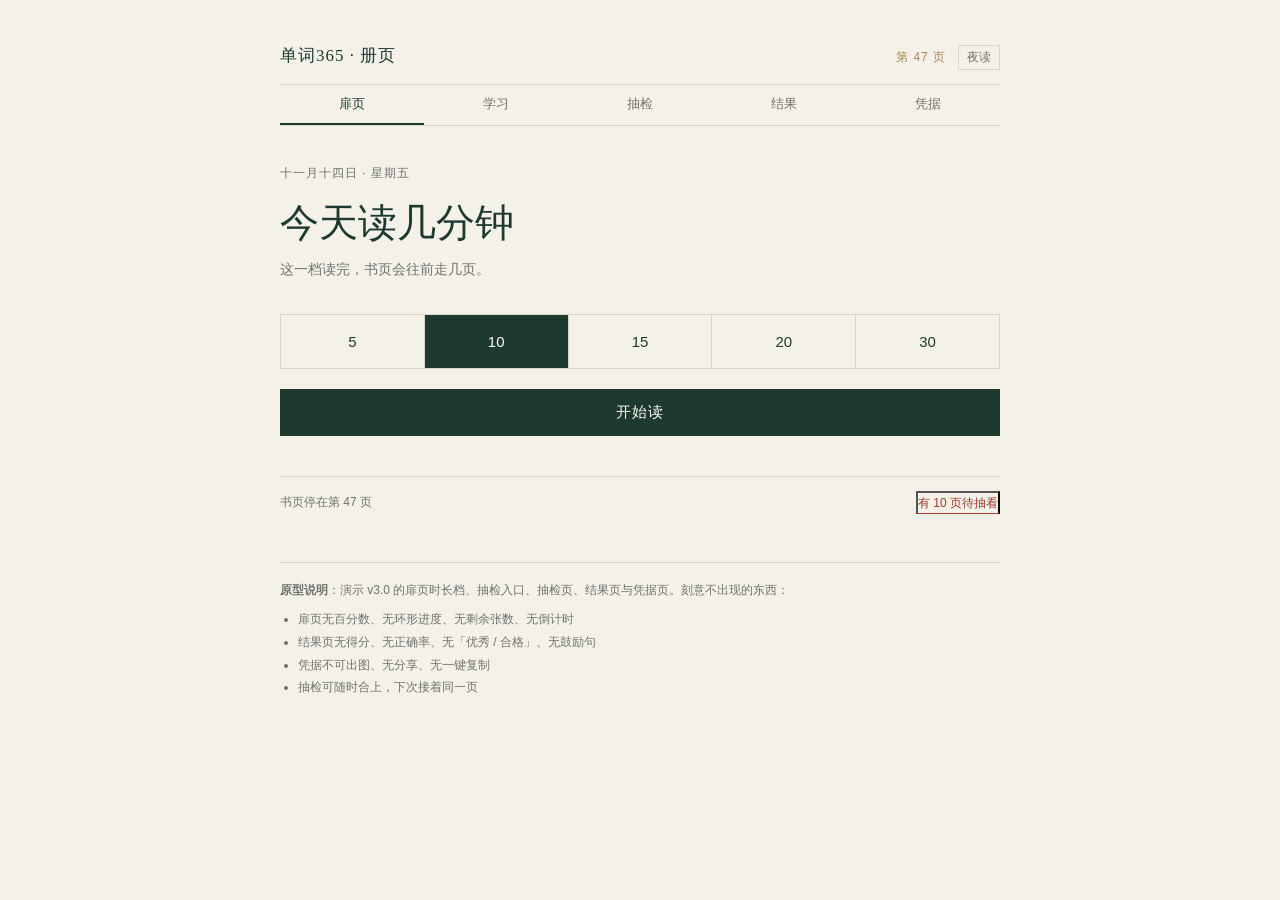
<file: 单词365_v3.0_原型.html>
<!DOCTYPE html>
<html lang="zh-CN" data-mode="day">
<head>
<meta charset="UTF-8">
<meta name="viewport" content="width=device-width,initial-scale=1">
<title>单词365 · 册页 · v3.0 原型</title>
<style>
:root{
  --paper:#F4F1E9; --sheet:#FBF9F3; --ink:#1E3A30; --ink2:#6E736C;
  --rule:#DCD6C8; --seal:#9C3B2E; --gilt:#A8874E;
  --serif:Georgia,"Songti SC","SimSun",serif;
  --sans:-apple-system,"Segoe UI","PingFang SC","Microsoft YaHei",sans-serif;
}
html[data-mode="night"]{
  --paper:#1A1C19; --sheet:#22251F; --ink:#E8E4D8; --ink2:#A8A296;
  --rule:#3A3D35; --seal:#C26550; --gilt:#C2A265;
}
*{box-sizing:border-box;margin:0;padding:0}
body{background:var(--paper);color:var(--ink);font-family:var(--sans);font-size:15px;line-height:1.9;padding:40px 20px 64px;transition:background .3s,color .3s}
.book{max-width:720px;margin:0 auto}
.mast{display:flex;align-items:baseline;justify-content:space-between;gap:12px;border-bottom:1px solid var(--rule);padding-bottom:12px}
.brand{font-family:var(--serif);font-size:17px;letter-spacing:.06em}
.page{font-size:12px;color:var(--gilt);letter-spacing:.08em;margin-left:auto}
.mode{font-size:12px;color:var(--ink2);border:1px solid var(--rule);padding:3px 8px;background:none;cursor:pointer}
.tabs{display:flex;border-bottom:1px solid var(--rule);margin-bottom:36px}
.tabs button{flex:1;padding:10px 0;font-size:13px;color:var(--ink2);background:none;border:none;border-bottom:2px solid transparent;cursor:pointer}
.tabs button.on{color:var(--ink);border-bottom-color:var(--ink)}
.scene{display:none}
.scene.on{display:block;animation:fade .3s ease}
@keyframes fade{from{opacity:0}to{opacity:1}}
.date{font-size:12px;color:var(--ink2);letter-spacing:.08em}
h1{font-family:var(--serif);font-size:39px;line-height:1.25;font-weight:400;margin:14px 0 8px}
h1.small{font-size:28px}
.sub{color:var(--ink2);font-size:14px}
.slots{display:flex;border:1px solid var(--rule);margin:32px 0 0}
.slots button{flex:1;padding:18px 0;font-size:15px;color:var(--ink);background:none;border:none;border-right:1px solid var(--rule);cursor:pointer}
.slots button:last-child{border-right:none}
.slots button.on{background:var(--ink);color:var(--sheet)}
.act{display:block;width:100%;margin-top:20px;padding:14px;background:var(--ink);color:var(--sheet);border:none;font-size:15px;letter-spacing:.08em;cursor:pointer}
.foot{margin-top:40px;padding-top:14px;border-top:1px solid var(--rule);font-size:12px;color:var(--ink2);display:flex;justify-content:space-between;gap:12px}
.link{color:var(--seal);text-decoration:none;border-bottom:1px solid var(--seal);cursor:pointer;font-size:12px;background:none}
.card{background:var(--sheet);border:1px solid var(--rule);padding:36px 32px;margin-top:24px}
.word{font-family:var(--serif);font-size:63px;line-height:1.05;text-align:center;word-break:break-all}
.ipa{text-align:center;color:var(--ink2);font-size:13px;letter-spacing:.04em;margin-top:6px}
.tag{text-align:center;font-size:12px;color:var(--ink2);margin-top:18px;letter-spacing:.06em}
.input{width:100%;margin-top:16px;padding:12px;background:transparent;border:none;border-bottom:1px solid var(--rule);font-size:17px;text-align:center;color:var(--ink);outline:none}
.input:focus{border-bottom-color:var(--ink)}
.hint{text-align:center;margin-top:10px}
.hint button{font-size:12px;color:var(--ink2);background:none;border:none;border-bottom:1px solid var(--rule);cursor:pointer}
.fb{text-align:center;margin-top:16px;font-size:13px;color:var(--seal);min-height:22px}
.row{display:flex;justify-content:space-between;font-size:13px;color:var(--ink2);padding:8px 0;border-bottom:1px solid var(--rule)}
.row b{color:var(--ink);font-weight:400}
.count{font-family:var(--serif);font-size:24px;text-align:center;margin:4px 0 0}
.seal{display:inline-block;border:1px solid var(--seal);color:var(--seal);padding:2px 6px;font-size:11px;letter-spacing:.2em}
details{margin-top:18px;border-top:1px solid var(--rule);padding-top:12px}
summary{font-size:13px;color:var(--ink2);cursor:pointer}
.item{display:flex;justify-content:space-between;font-size:13px;padding:6px 0;border-bottom:1px dotted var(--rule)}
.note{margin-top:48px;border-top:1px solid var(--rule);padding-top:16px;font-size:12px;color:var(--ink2);line-height:1.9}
.note ul{margin:6px 0 0 18px}
@media(max-width:560px){h1{font-size:28px}.word{font-size:44px}.slots button{padding:14px 0;font-size:14px}.card{padding:24px 18px}}
</style>
</head>
<body>
<div class="book">
  <header class="mast">
    <span class="brand">单词365 · 册页</span>
    <span class="page">第 47 页</span>
    <button class="mode" id="modeBtn">夜读</button>
  </header>

  <nav class="tabs" id="tabs">
    <button data-s="cover" class="on">扉页</button>
    <button data-s="study">学习</button>
    <button data-s="exam">抽检</button>
    <button data-s="result">结果</button>
    <button data-s="binding">凭据</button>
  </nav>

  <main>
    <section class="scene on" id="s-cover">
      <div class="date">十一月十四日 · 星期五</div>
      <h1>今天读几分钟</h1>
      <p class="sub">这一档读完，书页会往前走几页。</p>
      <div class="slots" id="slots">
        <button data-m="5">5</button>
        <button data-m="10" class="on">10</button>
        <button data-m="15">15</button>
        <button data-m="20">20</button>
        <button data-m="30">30</button>
      </div>
      <button class="act" id="startBtn">开始读</button>
      <div class="foot">
        <span>书页停在第 47 页</span>
        <button class="link" id="toExam">有 10 页待抽看</button>
      </div>
    </section>

    <section class="scene" id="s-study">
      <div class="card">
        <div class="word">achieve</div>
        <div class="ipa">/əˈtʃiːv/</div>
        <div class="tag">写出英文 · 复习</div>
        <input class="input" id="ans" placeholder="写下这一页的英文" autocomplete="off" autocapitalize="off" spellcheck="false">
        <div class="hint"><button id="hintBtn">提示一个字母</button></div>
        <div class="fb" id="fb"></div>
      </div>
      <div class="foot"><span>第 47 页</span><span>这一档 · 10 分钟</span></div>
    </section>

    <section class="scene" id="s-exam">
      <div class="date">装订抽检</div>
      <h1 class="small">写出这一页</h1>
      <p class="sub">第 1 页 / 共 10 页 · 只写，不看提示</p>
      <div class="card">
        <div class="word" id="examWord">adequate</div>
        <input class="input" id="examAns" placeholder="写下这一页的英文" autocomplete="off" autocapitalize="off" spellcheck="false">
        <div class="fb" id="examFb"></div>
      </div>
      <div class="foot">
        <span>中途合上也没关系，下次接着这一页</span>
        <button class="link" id="closeExam">先合上</button>
      </div>
    </section>

    <section class="scene" id="s-result">
      <div class="date">抽检结果</div>
      <h1 class="small">10 页中有 7 页仍是已掌握</h1>
      <p class="sub">另外 3 页已回到学习中的重读队列，记在本周册页。</p>
      <div class="card">
        <div class="count">已装订 3 页</div>
        <details>
          <summary>逐页看</summary>
          <div class="item"><span>adequate</span><span>仍是已掌握</span></div>
          <div class="item"><span>advocate</span><span>仍是已掌握</span></div>
          <div class="item"><span>ambiguous</span><span>已回到学习中</span></div>
        </details>
      </div>
      <div class="foot"><span>没有分数，也没有评价</span><span class="seal">本机</span></div>
    </section>

    <section class="scene" id="s-binding">
      <div class="date">装订记录</div>
      <h1 class="small">第 1 页</h1>
      <div class="card">
        <div class="row"><span>生成</span><b>2026 年 11 月 14 日</b></div>
        <div class="row"><span>抽检</span><b>2026 年 11 月 14 日</b></div>
        <div class="row"><span>抽看</span><b>10 页</b></div>
        <div class="row"><span>仍为已掌握</span><b>7 页</b></div>
        <p class="sub" style="margin-top:18px">这张记录只存在这台电脑里，随备份一起带走。</p>
      </div>
      <div class="foot"><span>不生成图片，也没有分享</span><button class="link">从本机删除这张记录</button></div>
    </section>
  </main>

  <div class="note">
    <p><b>原型说明</b>：演示 v3.0 的扉页时长档、抽检入口、抽检页、结果页与凭据页。刻意不出现的东西：</p>
    <ul>
      <li>扉页无百分数、无环形进度、无剩余张数、无倒计时</li>
      <li>结果页无得分、无正确率、无「优秀 / 合格」、无鼓励句</li>
      <li>凭据不可出图、无分享、无一键复制</li>
      <li>抽检可随时合上，下次接着同一页</li>
    </ul>
  </div>
</div>

<script>
(function(){
  var tabs = document.getElementById('tabs');
  function show(id){
    var scenes = document.querySelectorAll('.scene');
    for (var i=0;i<scenes.length;i++){
      scenes[i].classList.toggle('on', scenes[i].id === 's-' + id);
    }
    var btns = tabs.querySelectorAll('button');
    for (var j=0;j<btns.length;j++){
      btns[j].classList.toggle('on', btns[j].dataset.s === id);
    }
    window.scrollTo({top:0, behavior:'smooth'});
  }
  tabs.addEventListener('click', function(e){
    if (e.target.dataset.s) show(e.target.dataset.s);
  });

  document.getElementById('modeBtn').addEventListener('click', function(){
    var h = document.documentElement;
    var next = h.dataset.mode === 'night' ? 'day' : 'night';
    h.dataset.mode = next;
    this.textContent = next === 'night' ? '日读' : '夜读';
  });

  document.getElementById('slots').addEventListener('click', function(e){
    if (!e.target.dataset.m) return;
    var bs = this.querySelectorAll('button');
    for (var i=0;i<bs.length;i++){ bs[i].classList.remove('on'); }
    e.target.classList.add('on');
  });

  document.getElementById('startBtn').addEventListener('click', function(){ show('study'); });
  document.getElementById('toExam').addEventListener('click', function(){ show('exam'); });
  document.getElementById('closeExam').addEventListener('click', function(){ show('cover'); });

  var ans = document.getElementById('ans');
  var fb = document.getElementById('fb');
  ans.addEventListener('keydown', function(e){
    if (e.key !== 'Enter') return;
    var v = ans.value.trim().toLowerCase();
    if (v === 'achieve'){
      fb.style.color = 'var(--ink)';
      fb.textContent = '已装订 · 第 47 页';
    } else {
      fb.style.color = 'var(--seal)';
      fb.textContent = '这一页还没写出来，已放回待重读';
    }
  });
  document.getElementById('hintBtn').addEventListener('click', function(){
    var w = 'achieve';
    var n = Math.min(ans.value.length + 1, w.length);
    ans.value = w.slice(0, n);
    ans.focus();
  });

  var ea = document.getElementById('examAns');
  var ef = document.getElementById('examFb');
  ea.addEventListener('keydown', function(e){
    if (e.key !== 'Enter') return;
    ef.textContent = '已记下这一页';
    setTimeout(function(){ show('result'); }, 600);
  });
})();
</script>
</body>
</html>
</file>
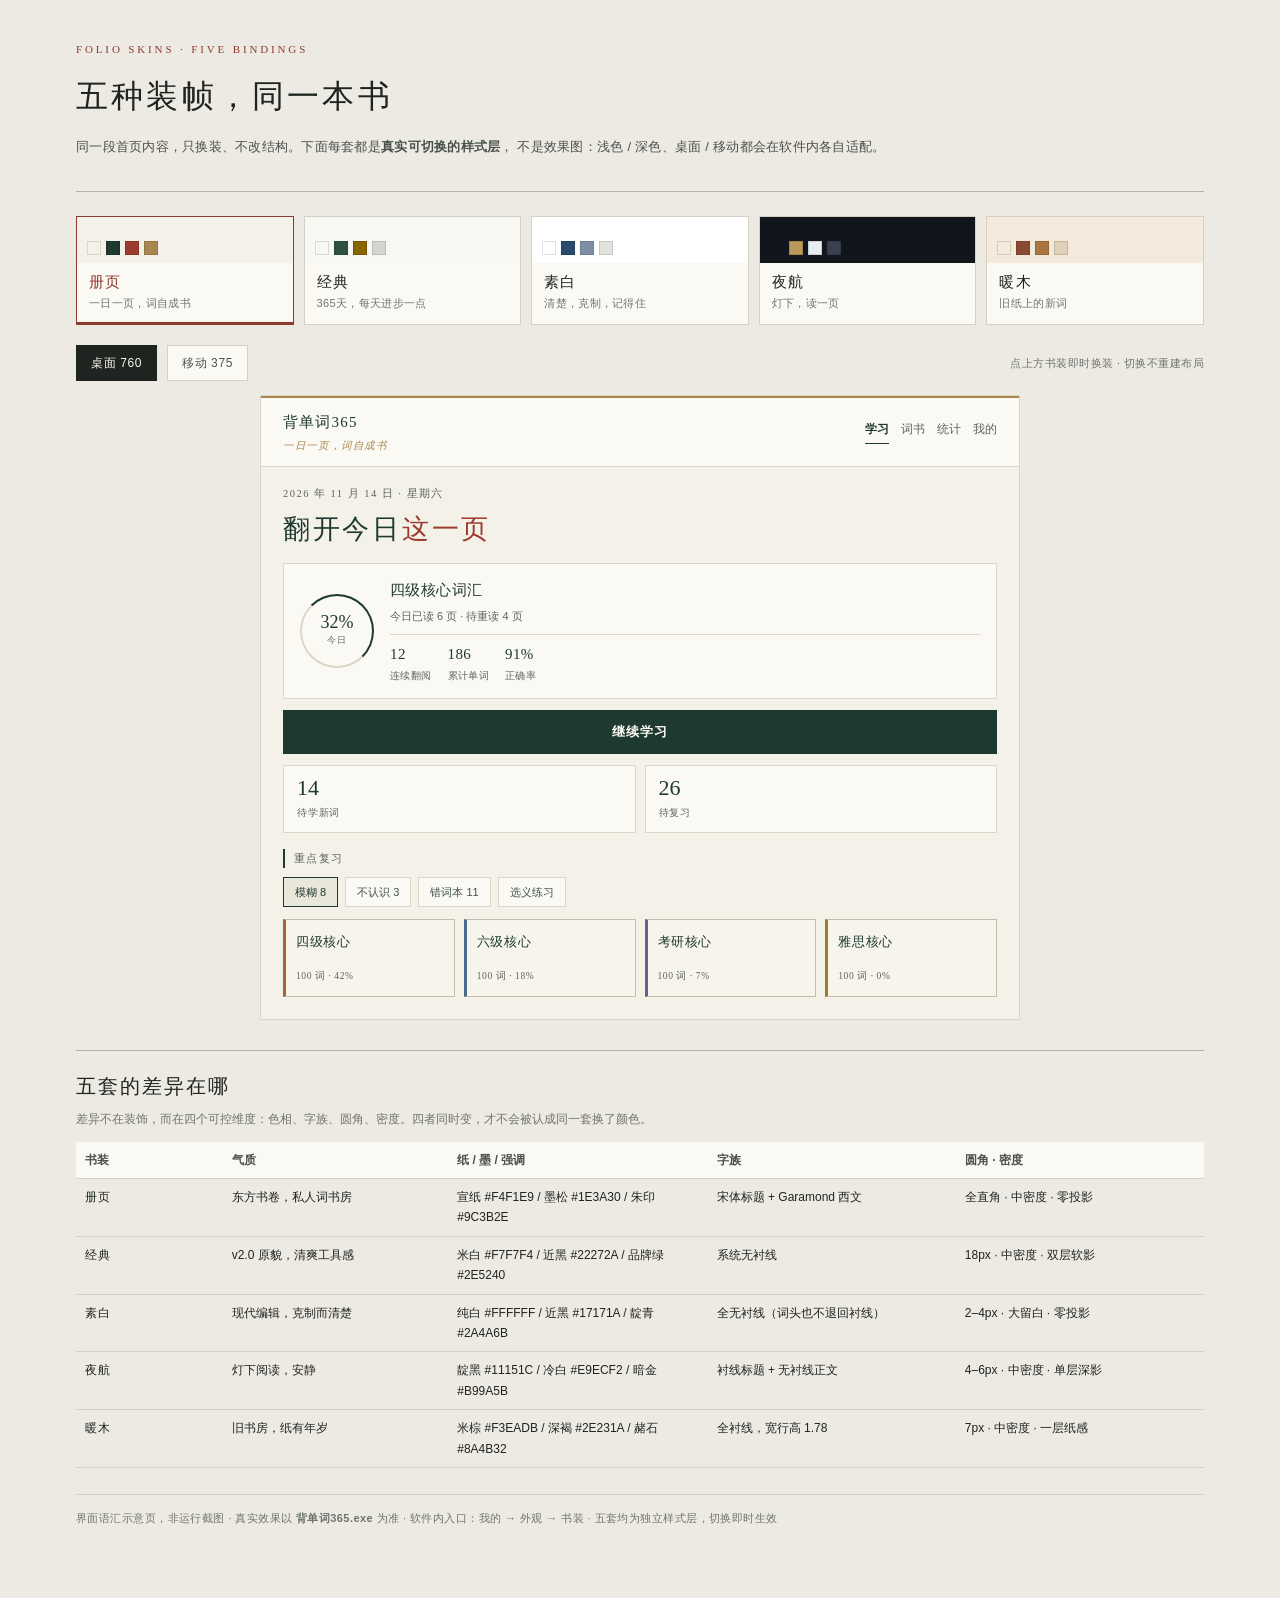
<file: 单词365_五套书装_对照.html>
<!doctype html>
<html lang="zh-CN">
<head>
<meta charset="utf-8">
<meta name="viewport" content="width=device-width, initial-scale=1">
<title>单词365 · 五套书装对照</title>
<style>
  :root{
    --ui-bg:#EDEAE3; --ui-card:#FBF9F3; --ui-ink:#1F2421; --ui-ink2:#4A514C;
    --ui-ink3:#6E756F; --ui-line:#D6D0C2; --ui-strong:#B9B2A2; --ui-seal:#8E3A2E;
    --ui-cn:"Songti SC","STSong","SimSun",serif;
    --ui-lat:"EB Garamond",Georgia,serif;
  }
  *{box-sizing:border-box}
  html,body{margin:0;padding:0}
  body{
    background:var(--ui-bg); color:var(--ui-ink);
    font-family:-apple-system,"PingFang SC","Microsoft YaHei UI",sans-serif;
    font-size:14px; line-height:1.7;
  }
  .wrap{max-width:1180px;margin:0 auto;padding:40px 26px 70px}
  header.top{border-bottom:1px solid var(--ui-strong);padding-bottom:20px;margin-bottom:24px}
  .kicker{font-family:var(--ui-lat);letter-spacing:.26em;color:var(--ui-seal);font-size:11px;text-transform:uppercase}
  h1{font-family:var(--ui-cn);font-weight:400;font-size:32px;letter-spacing:.1em;margin:10px 0 8px}
  .sub{color:var(--ui-ink2);font-size:13px;max-width:820px;letter-spacing:.02em}
  .sub b{font-weight:600}

  /* ---- 风格选择 ---- */
  .picks{display:grid;grid-template-columns:repeat(5,minmax(0,1fr));gap:10px;margin-bottom:20px}
  @media(max-width:900px){.picks{grid-template-columns:repeat(2,minmax(0,1fr))}}
  .pick{
    text-align:left;background:var(--ui-card);border:1px solid var(--ui-line);
    padding:0;cursor:pointer;font-family:inherit;color:inherit;overflow:hidden;
    transition:border-color 240ms cubic-bezier(.22,.7,.3,1),background-color 240ms cubic-bezier(.22,.7,.3,1);
  }
  .pick:hover{border-color:var(--ui-strong);background:#F6F3EA}
  .pick .swatch{height:46px;display:flex;align-items:flex-end;padding:8px 10px;gap:5px}
  .pick .swatch i{display:block;width:14px;height:14px;border:1px solid rgba(0,0,0,.12)}
  .pick .meta{padding:10px 12px 12px}
  .pick b{display:block;font-family:var(--ui-cn);font-size:15px;letter-spacing:.08em;font-weight:500}
  .pick span{display:block;font-size:11px;color:var(--ui-ink3);letter-spacing:.03em;margin-top:3px;line-height:1.5}
  .pick.on{border-color:var(--ui-seal);box-shadow:inset 0 -2px 0 var(--ui-seal)}
  .pick.on b{color:var(--ui-seal)}

  /* ---- 工具条 ---- */
  .tools{display:flex;gap:10px;align-items:center;flex-wrap:wrap;margin-bottom:14px}
  .tools .btn{
    border:1px solid var(--ui-line);background:var(--ui-card);color:var(--ui-ink2);
    padding:7px 14px;font:inherit;font-size:12px;cursor:pointer;letter-spacing:.05em;
    transition:background-color 200ms,border-color 200ms,color 200ms;
  }
  .tools .btn:hover{background:#F6F3EA;border-color:var(--ui-strong);color:var(--ui-ink)}
  .tools .btn.on{background:var(--ui-ink);color:#FBF9F3;border-color:var(--ui-ink)}
  .tools .hint{margin-left:auto;font-size:11px;color:var(--ui-ink3);letter-spacing:.04em}

  /* ============================================================
     预览区：全部由 --p-* 驱动，切换 data-skin 即整块换装
     ============================================================ */
  .stage{display:flex;justify-content:center}
  .preview{
    width:min(760px,100%);background:var(--p-bg);color:var(--p-ink);
    border:1px solid var(--p-line);overflow:hidden;
    transition:width 320ms cubic-bezier(.22,.7,.3,1),background-color 240ms,border-color 240ms;
  }
  .preview[data-w="mobile"]{width:375px}

  .pv-bar{
    display:flex;align-items:center;justify-content:space-between;gap:14px;
    padding:12px var(--p-pad);background:var(--p-leaf);
    border-bottom:1px solid var(--p-line);border-top:2px solid var(--p-top);
  }
  .pv-brand b{display:block;font-family:var(--p-title);font-size:15px;letter-spacing:.08em;font-weight:var(--p-title-w)}
  .pv-brand i{display:block;font-family:var(--p-lat);font-style:italic;font-size:10.5px;color:var(--p-accent);letter-spacing:.06em;margin-top:1px}
  .pv-nav{display:flex;gap:12px;font-size:11.5px;color:var(--p-ink3)}
  .pv-nav a{color:inherit;text-decoration:none;padding-bottom:3px;border-bottom:1px solid transparent}
  .pv-nav a.on{color:var(--p-brand);border-bottom-color:var(--p-brand);font-weight:600}

  .pv-main{padding:18px var(--p-pad) var(--p-pad)}
  .pv-date{font-family:var(--p-lat);font-size:10.5px;letter-spacing:.14em;color:var(--p-ink3)}
  .pv-title{
    font-family:var(--p-title);font-weight:var(--p-title-w);
    font-size:27px;letter-spacing:var(--p-track);line-height:var(--p-title-lh);
    margin:8px 0 14px;
  }
  .pv-title em{font-style:var(--p-em-style);color:var(--p-seal)}

  .pv-hero{
    display:flex;gap:16px;align-items:center;
    background:var(--p-surf);border:1px solid var(--p-line);
    padding:14px var(--p-pad-sm);
  }
  .pv-ring{
    flex:0 0 auto;width:74px;height:74px;border-radius:50%;
    border:2px solid var(--p-line);border-top-color:var(--p-brand);border-right-color:var(--p-brand);
    display:grid;place-content:center;text-align:center;
  }
  .pv-ring b{display:block;font-family:var(--p-lat);font-size:18px;line-height:1.1;font-weight:400}
  .pv-ring span{display:block;font-size:9px;color:var(--p-ink3);letter-spacing:.1em}
  .pv-hero-info{flex:1 1 auto;min-width:0}
  .pv-hero-info h3{font-family:var(--p-title);font-size:15px;margin:0 0 3px;font-weight:var(--p-title-w);letter-spacing:.03em}
  .pv-hero-info p{margin:0;font-size:11px;color:var(--p-ink3)}
  .pv-mini{display:flex;gap:16px;border-top:1px solid var(--p-line);margin-top:9px;padding-top:7px}
  .pv-mini div{font-size:9.5px;color:var(--p-ink3);letter-spacing:.04em}
  .pv-mini b{display:block;font-family:var(--p-lat);font-size:15px;font-weight:400;color:var(--p-ink)}

  .pv-cta{
    display:block;width:100%;margin-top:11px;padding:12px;
    background:var(--p-brand);color:var(--p-brand-ink);
    border:1px solid var(--p-brand);border-radius:var(--p-btn-r);
    font-family:var(--p-title);font-size:13px;letter-spacing:.08em;font-weight:600;
    cursor:pointer;box-shadow:var(--p-btn-shadow);
  }
  .pv-plans{display:grid;grid-template-columns:1fr 1fr;gap:9px;margin-top:11px}
  .pv-plan{
    background:var(--p-surf);border:1px solid var(--p-line);border-radius:var(--p-r);
    padding:11px 13px;box-shadow:var(--p-shadow);
  }
  .pv-num{font-family:var(--p-lat);font-size:22px;line-height:1;font-weight:400}
  .pv-lbl{font-size:10px;color:var(--p-ink3);margin-top:5px;letter-spacing:.08em}

  .pv-sec{
    margin:16px 0 9px;font-size:11px;color:var(--p-ink3);letter-spacing:.12em;
    border-left:2px solid var(--p-brand);padding-left:9px;
  }
  .pv-chips{display:flex;gap:7px;flex-wrap:wrap}
  .pv-chips span{
    font-size:11px;padding:5px 11px;border:1px solid var(--p-line);
    background:var(--p-surf);border-radius:var(--p-chip-r);color:var(--p-ink2);
  }
  .pv-chips span.hot{border-color:var(--p-brand);color:var(--p-brand);background:var(--p-soft)}

  .pv-covers{display:grid;grid-template-columns:repeat(4,1fr);gap:9px;margin-top:12px}
  @media(max-width:520px){.pv-covers{grid-template-columns:repeat(2,1fr)}}
  .pv-cover{
    background:var(--p-surf2);border:1px solid var(--p-line2);border-left:3px solid var(--p-spine);
    padding:12px 10px;min-height:78px;display:flex;flex-direction:column;justify-content:space-between;
  }
  .pv-cover b{font-family:var(--p-title);font-size:12.5px;letter-spacing:.05em;font-weight:var(--p-title-w)}
  .pv-cover span{font-family:var(--p-lat);font-size:9.5px;color:var(--p-ink3);letter-spacing:.06em}
  .pv-cover.c6{border-left-color:var(--p-spine2)}
  .pv-cover.ky{border-left-color:var(--p-spine3)}
  .pv-cover.ie{border-left-color:var(--p-spine4)}

  /* ============================================================
     五套调色与字法
     ============================================================ */
  /* Ⅰ 册页 */
  .preview[data-skin="folio"]{
    --p-bg:#F4F1E9; --p-leaf:#FBF9F3; --p-surf:#FBF9F3; --p-surf2:#F7F4EB;
    --p-ink:#1E3A30; --p-ink2:#3F534A; --p-ink3:#5C655E;
    --p-line:#DCD6C8; --p-line2:#C4BDA9;
    --p-brand:#1E3A30; --p-brand-ink:#FBF9F3; --p-soft:#EAE6DA;
    --p-seal:#9C3B2E; --p-accent:#A8874E; --p-top:#A8874E;
    --p-spine:#A8623C; --p-spine2:#4B6B8C; --p-spine3:#6E5A94; --p-spine4:#9A7C33;
    --p-title:"Songti SC","STSong","SimSun",serif; --p-title-w:400;
    --p-lat:"EB Garamond",Georgia,serif; --p-em-style:normal;
    --p-r:0px; --p-btn-r:0px; --p-chip-r:0px;
    --p-track:.1em; --p-title-lh:1.4; --p-lh:1.75;
    --p-pad:22px; --p-pad-sm:16px;
    --p-shadow:none; --p-btn-shadow:none;
  }
  /* Ⅱ 经典 */
  .preview[data-skin="classic"]{
    --p-bg:#F7F7F4; --p-leaf:#FFFFFF; --p-surf:#FFFFFF; --p-surf2:#F1F1EC;
    --p-ink:#22272A; --p-ink2:#545B58; --p-ink3:#68706B;
    --p-line:#E5E5DE; --p-line2:#D3D6D0;
    --p-brand:#2E5240; --p-brand-ink:#FFFFFF; --p-soft:#EDF3EE;
    --p-seal:#8A6600; --p-accent:#8A6600; --p-top:#E5E5DE;
    --p-spine:#2E5240; --p-spine2:#3D6B53; --p-spine3:#4A7C60; --p-spine4:#6FA184;
    --p-title:-apple-system,"PingFang SC","Microsoft YaHei UI",sans-serif; --p-title-w:600;
    --p-lat:Georgia,serif; --p-em-style:normal;
    --p-r:18px; --p-btn-r:18px; --p-chip-r:999px;
    --p-track:.01em; --p-title-lh:1.3; --p-lh:1.65;
    --p-pad:22px; --p-pad-sm:16px;
    --p-shadow:0 1px 2px rgba(34,39,42,.05);
    --p-btn-shadow:0 14px 30px -16px rgba(46,82,64,.75);
  }
  /* Ⅲ 素白 */
  .preview[data-skin="bianco"]{
    --p-bg:#FFFFFF; --p-leaf:#FFFFFF; --p-surf:#FFFFFF; --p-surf2:#F7F7F5;
    --p-ink:#17171A; --p-ink2:#4A4A46; --p-ink3:#64645F;
    --p-line:#E3E3DE; --p-line2:#CFCFC8;
    --p-brand:#2A4A6B; --p-brand-ink:#FFFFFF; --p-soft:#EDF2F7;
    --p-seal:#2A4A6B; --p-accent:#7C8FA6; --p-top:#FFFFFF;
    --p-spine:#2A4A6B; --p-spine2:#4A6E8A; --p-spine3:#5A6B8C; --p-spine4:#8A7A5E;
    --p-title:"Helvetica Neue","Segoe UI","PingFang SC",sans-serif; --p-title-w:600;
    --p-lat:"Helvetica Neue",Arial,sans-serif; --p-em-style:normal;
    --p-r:4px; --p-btn-r:4px; --p-chip-r:3px;
    --p-track:-.02em; --p-title-lh:1.22; --p-lh:1.6;
    --p-pad:26px; --p-pad-sm:20px;
    --p-shadow:none; --p-btn-shadow:none;
  }
  /* Ⅳ 夜航 */
  .preview[data-skin="nocturne"]{
    --p-bg:#11151C; --p-leaf:#0C0F14; --p-surf:#161B23; --p-surf2:#1A2029;
    --p-ink:#E9ECF2; --p-ink2:#BAC2CE; --p-ink3:#8E97A5;
    --p-line:#262D38; --p-line2:#39414F;
    --p-brand:#B99A5B; --p-brand-ink:#11151C; --p-soft:#241F17;
    --p-seal:#B99A5B; --p-accent:#B99A5B; --p-top:#2E2A20;
    --p-spine:#6E8FAE; --p-spine2:#7E93B0; --p-spine3:#8E86AE; --p-spine4:#B99A5B;
    --p-title:"Cormorant Garamond","EB Garamond",Georgia,serif; --p-title-w:400;
    --p-lat:"Cormorant Garamond",Georgia,serif; --p-em-style:italic;
    --p-r:6px; --p-btn-r:5px; --p-chip-r:5px;
    --p-track:.04em; --p-title-lh:1.35; --p-lh:1.72;
    --p-pad:24px; --p-pad-sm:18px;
    --p-shadow:none; --p-btn-shadow:none;
  }
  /* Ⅴ 暖木 */
  .preview[data-skin="sepia"]{
    --p-bg:#F3EADB; --p-leaf:#FBF6EC; --p-surf:#FBF6EC; --p-surf2:#F5ECE2;
    --p-ink:#2E231A; --p-ink2:#5A4838; --p-ink3:#705C48;
    --p-line:#DECFB6; --p-line2:#CBB89B;
    --p-brand:#8A4B32; --p-brand-ink:#FBF6EC; --p-soft:#EFE1D2;
    --p-seal:#8A4B32; --p-accent:#A8763E; --p-top:#DECFB6;
    --p-spine:#8A4B32; --p-spine2:#7A5A3C; --p-spine3:#6E5240; --p-spine4:#A8763E;
    --p-title:"Iowan Old Style",Georgia,"Songti SC",serif; --p-title-w:400;
    --p-lat:"Iowan Old Style",Georgia,serif; --p-em-style:normal;
    --p-r:7px; --p-btn-r:7px; --p-chip-r:7px;
    --p-track:.06em; --p-title-lh:1.45; --p-lh:1.78;
    --p-pad:24px; --p-pad-sm:18px;
    --p-shadow:0 1px 0 rgba(58,44,34,.05); --p-btn-shadow:none;
  }

  /* ---- 对照表 ---- */
  table{width:100%;border-collapse:collapse;font-size:12px;margin-top:12px}
  th,td{text-align:left;padding:8px 9px;border-bottom:1px solid var(--ui-line);vertical-align:top}
  th{font-weight:600;color:var(--ui-ink2);background:var(--ui-card)}
  td:first-child{font-family:var(--ui-cn);letter-spacing:.06em;white-space:nowrap}
  .ledger{margin-top:30px;border-top:1px solid var(--ui-strong);padding-top:18px}
  .ledger h2{font-family:var(--ui-cn);font-weight:400;font-size:20px;letter-spacing:.1em;margin:0 0 6px}
  .ledger p{font-size:12px;color:var(--ui-ink3);margin:0 0 8px}
  footer{margin-top:26px;border-top:1px solid var(--ui-line);padding-top:14px;font-size:11px;color:var(--ui-ink3);letter-spacing:.04em}
</style>
</head>
<body>
<div class="wrap">
  <header class="top">
    <div class="kicker">Folio Skins · Five Bindings</div>
    <h1>五种装帧，同一本书</h1>
    <p class="sub">同一段首页内容，只换装、不改结构。下面每套都是<b>真实可切换的样式层</b>，
      不是效果图：浅色 / 深色、桌面 / 移动都会在软件内各自适配。</p>
  </header>

  <div class="picks" id="picks"></div>

  <div class="tools">
    <button class="btn on" data-w="desktop">桌面 760</button>
    <button class="btn" data-w="mobile">移动 375</button>
    <span class="hint">点上方书装即时换装 · 切换不重建布局</span>
  </div>

  <div class="stage">
    <div class="preview" id="preview" data-skin="folio" data-w="desktop">
      <header class="pv-bar">
        <div class="pv-brand"><b>背单词365</b><i id="pvSub">一日一页，词自成书</i></div>
        <nav class="pv-nav"><a class="on">学习</a><a>词书</a><a>统计</a><a>我的</a></nav>
      </header>
      <main class="pv-main">
        <div class="pv-date">2026 年 11 月 14 日 · 星期六</div>
        <h1 class="pv-title">翻开今日<em>这一页</em></h1>

        <div class="pv-hero">
          <div class="pv-ring"><b>32%</b><span>今日</span></div>
          <div class="pv-hero-info">
            <h3>四级核心词汇</h3>
            <p>今日已读 6 页 · 待重读 4 页</p>
            <div class="pv-mini">
              <div><b>12</b>连续翻阅</div>
              <div><b>186</b>累计单词</div>
              <div><b>91%</b>正确率</div>
            </div>
          </div>
        </div>

        <button class="pv-cta">继续学习</button>

        <div class="pv-plans">
          <div class="pv-plan"><div class="pv-num">14</div><div class="pv-lbl">待学新词</div></div>
          <div class="pv-plan"><div class="pv-num">26</div><div class="pv-lbl">待复习</div></div>
        </div>

        <div class="pv-sec">重点复习</div>
        <div class="pv-chips">
          <span class="hot">模糊 8</span><span>不认识 3</span><span>错词本 11</span><span>选义练习</span>
        </div>

        <div class="pv-covers">
          <div class="pv-cover"><b>四级核心</b><span>100 词 · 42%</span></div>
          <div class="pv-cover c6"><b>六级核心</b><span>100 词 · 18%</span></div>
          <div class="pv-cover ky"><b>考研核心</b><span>100 词 · 7%</span></div>
          <div class="pv-cover ie"><b>雅思核心</b><span>100 词 · 0%</span></div>
        </div>
      </main>
    </div>
  </div>

  <section class="ledger">
    <h2>五套的差异在哪</h2>
    <p>差异不在装饰，而在四个可控维度：色相、字族、圆角、密度。四者同时变，才不会被认成同一套换了颜色。</p>
    <table>
      <thead><tr><th style="width:13%">书装</th><th style="width:20%">气质</th><th style="width:23%">纸 / 墨 / 强调</th><th style="width:22%">字族</th><th>圆角 · 密度</th></tr></thead>
      <tbody>
        <tr><td>册页</td><td>东方书卷，私人词书房</td><td>宣纸 #F4F1E9 / 墨松 #1E3A30 / 朱印 #9C3B2E</td><td>宋体标题 + Garamond 西文</td><td>全直角 · 中密度 · 零投影</td></tr>
        <tr><td>经典</td><td>v2.0 原貌，清爽工具感</td><td>米白 #F7F7F4 / 近黑 #22272A / 品牌绿 #2E5240</td><td>系统无衬线</td><td>18px · 中密度 · 双层软影</td></tr>
        <tr><td>素白</td><td>现代编辑，克制而清楚</td><td>纯白 #FFFFFF / 近黑 #17171A / 靛青 #2A4A6B</td><td>全无衬线（词头也不退回衬线）</td><td>2–4px · 大留白 · 零投影</td></tr>
        <tr><td>夜航</td><td>灯下阅读，安静</td><td>靛黑 #11151C / 冷白 #E9ECF2 / 暗金 #B99A5B</td><td>衬线标题 + 无衬线正文</td><td>4–6px · 中密度 · 单层深影</td></tr>
        <tr><td>暖木</td><td>旧书房，纸有年岁</td><td>米棕 #F3EADB / 深褐 #2E231A / 赭石 #8A4B32</td><td>全衬线，宽行高 1.78</td><td>7px · 中密度 · 一层纸感</td></tr>
      </tbody>
    </table>
  </section>

  <footer>
    界面语汇示意页，非运行截图 · 真实效果以 <b>背单词365.exe</b> 为准 ·
    软件内入口：我的 → 外观 → 书装 · 五套均为独立样式层，切换即时生效
  </footer>
</div>

<script>
(function () {
  'use strict';
  var SKINS = [
    { key: 'folio',    name: '册页', sub: '一日一页，词自成书',   swatch: ['#F4F1E9', '#1E3A30', '#9C3B2E', '#A8874E'] },
    { key: 'classic',  name: '经典', sub: '365天，每天进步一点',   swatch: ['#F7F7F4', '#2E5240', '#8A6600', '#D3D6D0'] },
    { key: 'bianco',   name: '素白', sub: '清楚，克制，记得住',   swatch: ['#FFFFFF', '#2A4A6B', '#7C8FA6', '#E3E3DE'] },
    { key: 'nocturne', name: '夜航', sub: '灯下，读一页',         swatch: ['#11151C', '#B99A5B', '#E9ECF2', '#39414F'] },
    { key: 'sepia',    name: '暖木', sub: '旧纸上的新词',         swatch: ['#F3EADB', '#8A4B32', '#A8763E', '#DECFB6'] }
  ];

  var picks = document.getElementById('picks');
  var preview = document.getElementById('preview');
  var pvSub = document.getElementById('pvSub');

  picks.innerHTML = SKINS.map(function (s, i) {
    var chips = s.swatch.map(function (c) {
      return '<i style="background:' + c + '"></i>';
    }).join('');
    return '<button class="pick' + (i === 0 ? ' on' : '') + '" data-key="' + s.key + '">'
      + '<div class="swatch" style="background:' + s.swatch[0] + '">' + chips + '</div>'
      + '<div class="meta"><b>' + s.name + '</b><span>' + s.sub + '</span></div>'
      + '</button>';
  }).join('');

  function pick(key) {
    var conf = null;
    for (var i = 0; i < SKINS.length; i++) if (SKINS[i].key === key) conf = SKINS[i];
    if (!conf) return;
    preview.setAttribute('data-skin', key);
    pvSub.textContent = conf.sub;
    var btns = picks.querySelectorAll('.pick');
    for (var j = 0; j < btns.length; j++) {
      btns[j].classList.toggle('on', btns[j].getAttribute('data-key') === key);
    }
  }

  picks.addEventListener('click', function (e) {
    var el = e.target;
    while (el && el !== picks && !(el.getAttribute && el.getAttribute('data-key'))) el = el.parentNode;
    if (el && el !== picks) pick(el.getAttribute('data-key'));
  });

  var tools = document.querySelectorAll('.tools .btn');
  for (var i = 0; i < tools.length; i++) {
    tools[i].addEventListener('click', function () {
      var w = this.getAttribute('data-w');
      preview.setAttribute('data-w', w);
      for (var k = 0; k < tools.length; k++) tools[k].classList.toggle('on', tools[k] === this);
    });
  }
})();
</script>
</body>
</html>
</file>
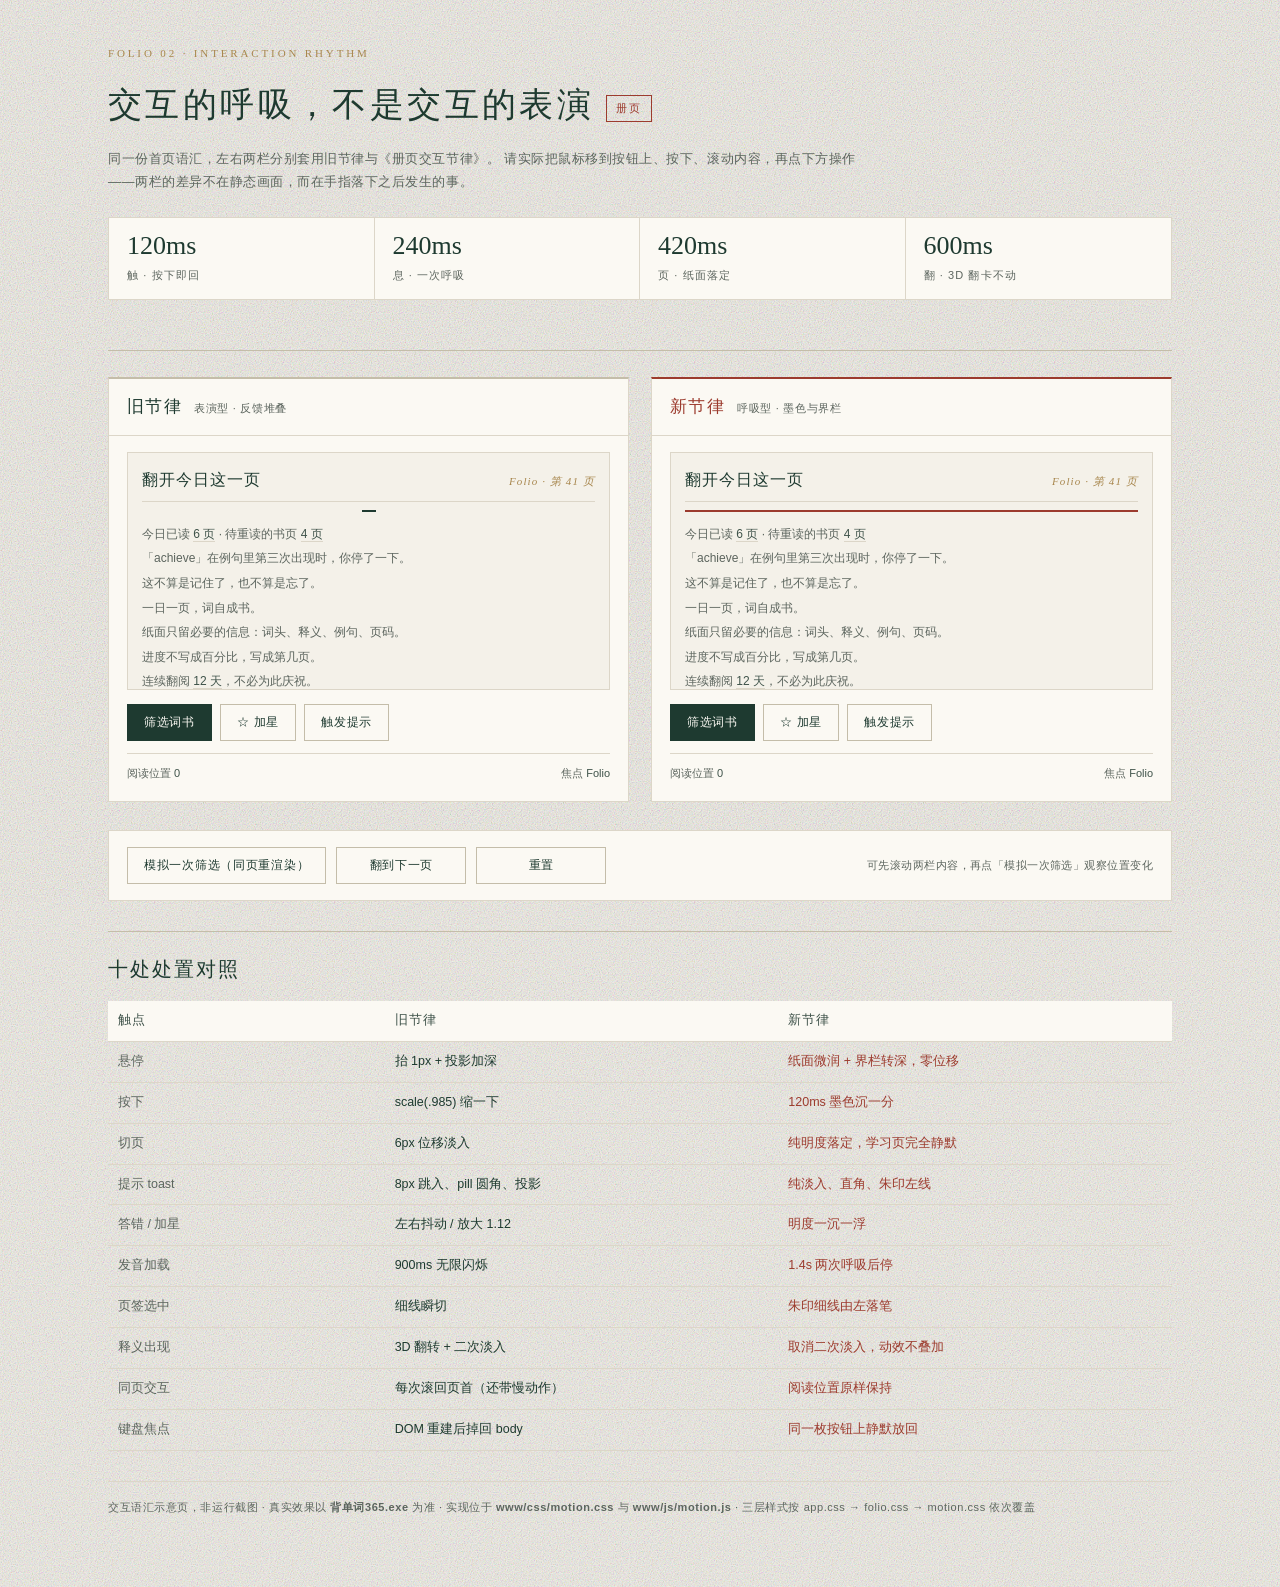
<file: 单词365_交互节律_前后对照.html>
<!doctype html>
<html lang="zh-CN">
<head>
<meta charset="utf-8">
<meta name="viewport" content="width=device-width, initial-scale=1">
<title>单词365 · 交互节律前后对照</title>
<style>
  :root{
    --paper:#F4F1E9; --leaf:#FBF9F3; --ink:#1E3A30; --ink2:#3F534A;
    --ink3:#5C655E; --rule:#DCD6C8; --strong:#C4BDA9; --seal:#9C3B2E;
    --gold:#A8874E; --cn:"Songti SC","STSong","SimSun","Noto Serif CJK SC",serif;
    --lat:"EB Garamond","Cormorant Garamond",Georgia,serif;
    --ease:cubic-bezier(.22,.7,.3,1);
  }
  *{box-sizing:border-box}
  html,body{margin:0;padding:0}
  body{
    background:var(--paper);color:var(--ink);
    font-family:-apple-system,"PingFang SC","Microsoft YaHei UI",sans-serif;
    font-size:14px;line-height:1.75;
    background-image:url("data:image/svg+xml,%3Csvg xmlns='http://www.w3.org/2000/svg' width='180' height='180'%3E%3Cfilter id='n'%3E%3CfeTurbulence type='fractalNoise' baseFrequency='.86' numOctaves='3' stitchTiles='stitch'/%3E%3C/filter%3E%3Crect width='180' height='180' filter='url(%23n)' opacity='.6'/%3E%3C/svg%3E");
  }
  body::before{content:"";position:fixed;inset:0;pointer-events:none;opacity:.05;mix-blend-mode:multiply;
    background-image:url("data:image/svg+xml,%3Csvg xmlns='http://www.w3.org/2000/svg' width='180' height='180'%3E%3Cfilter id='n2'%3E%3CfeTurbulence type='fractalNoise' baseFrequency='.86' numOctaves='3' stitchTiles='stitch'/%3E%3C/filter%3E%3Crect width='180' height='180' filter='url(%23n2)' opacity='.6'/%3E%3C/svg%3E");}
  .wrap{max-width:1120px;margin:0 auto;padding:44px 28px 70px;position:relative}
  header{border-bottom:1px solid var(--strong);padding-bottom:22px;margin-bottom:26px}
  .kicker{font-family:var(--lat);letter-spacing:.26em;color:var(--gold);font-size:11px;text-transform:uppercase}
  h1{font-family:var(--cn);font-weight:400;font-size:34px;letter-spacing:.1em;margin:12px 0 8px}
  .sub{color:var(--ink3);font-size:13px;letter-spacing:.04em;max-width:760px}
  .seal{display:inline-block;border:1px solid var(--seal);color:var(--seal);font-family:var(--cn);
    font-size:11px;letter-spacing:.18em;padding:3px 9px;margin-left:12px;vertical-align:middle}

  .clock{display:flex;gap:0;border:1px solid var(--rule);background:var(--leaf);margin:24px 0 28px;flex-wrap:wrap}
  .clock>div{flex:1 1 140px;padding:14px 18px;border-right:1px solid var(--rule)}
  .clock>div:last-child{border-right:0}
  .clock b{display:block;font-family:var(--lat);font-size:26px;font-weight:400;line-height:1.1}
  .clock span{display:block;font-size:11px;color:var(--ink3);letter-spacing:.1em;margin-top:5px}

  .cols{display:grid;grid-template-columns:1fr 1fr;gap:22px}
  @media(max-width:820px){.cols{grid-template-columns:1fr}}
  .panel{background:var(--leaf);border:1px solid var(--rule);border-top:2px solid var(--strong)}
  .panel.new{border-top-color:var(--seal)}
  .ph{padding:13px 18px;border-bottom:1px solid var(--rule);display:flex;align-items:baseline;gap:12px}
  .ph b{font-family:var(--cn);font-weight:500;font-size:17px;letter-spacing:.08em}
  .ph span{font-size:11px;color:var(--ink3);letter-spacing:.06em}
  .panel.new .ph b{color:var(--seal)}
  .pb{padding:16px 18px 18px}

  .pane{height:238px;overflow-y:auto;border:1px solid var(--rule);background:var(--paper);position:relative;padding:0 14px 14px}
  .pane.old{scroll-behavior:smooth}
  .pane.new{scroll-behavior:auto;scrollbar-width:thin;scrollbar-color:var(--strong) transparent}
  .pane.new::-webkit-scrollbar{width:8px}
  .pane.new::-webkit-scrollbar-thumb{background:var(--strong);border:2px solid var(--paper)}
  .pagerow{display:flex;justify-content:space-between;align-items:baseline;padding:13px 0 7px;border-bottom:1px solid var(--rule)}
  .pagerow b{font-family:var(--cn);font-weight:400;font-size:16px;letter-spacing:.06em}
  .pagerow i{font-family:var(--lat);font-size:11px;color:var(--gold);font-style:italic;letter-spacing:.1em}
  .filler{color:var(--ink3);font-size:12px;line-height:2.05;padding:10px 0}
  .filler em{font-style:normal;color:var(--ink2);border-bottom:1px solid var(--rule)}

  .btn{display:inline-block;padding:9px 16px;border:1px solid var(--strong);background:var(--leaf);
    color:var(--ink);font-size:12px;letter-spacing:.06em;cursor:pointer;font-family:inherit}
  .btn.pri{background:var(--ink);color:var(--leaf);border-color:var(--ink)}
  .btnrow{display:flex;gap:8px;flex-wrap:wrap;margin-top:14px}

  /* —— 旧节律：v2.0 通用 SaaS 反馈语法 —— */
  .old .btn{transition:transform 160ms var(--ease),box-shadow 160ms var(--ease),border-color 160ms var(--ease)}
  .old .btn:hover{transform:translateY(-1px);box-shadow:0 8px 18px -8px rgba(30,58,48,.45);border-color:var(--ink)}
  .old .btn:active{transform:scale(.985)}
  .old .cta{display:block;width:100%;text-align:center;padding:12px;margin-top:14px;background:var(--ink);color:var(--leaf);
    border:1px solid var(--ink);cursor:pointer;font-size:13px;letter-spacing:.08em;
    transition:transform 160ms var(--ease),box-shadow 160ms var(--ease)}
  .old .cta:hover{transform:translateY(-1px);box-shadow:0 16px 30px -14px rgba(30,58,48,.7)}
  .old .pane.flash{animation:oldIn 240ms var(--ease)}
  @keyframes oldIn{from{opacity:0;transform:translateY(6px)}to{opacity:1;transform:none}}
  .old .toast{position:absolute;left:50%;bottom:16px;transform:translateX(-50%);background:var(--ink);color:var(--leaf);
    padding:8px 15px;font-size:12px;border-radius:999px;white-space:nowrap;opacity:0;pointer-events:none;
    box-shadow:0 12px 26px -16px rgba(0,0,0,.7)}
  .old .toast.on{animation:oldToast 240ms var(--ease) forwards}
  @keyframes oldToast{from{opacity:0;transform:translate(-50%,8px)}to{opacity:1;transform:translate(-50%,0)}}
  .old .rule{height:2px;background:var(--ink);width:14px;margin:8px auto 0}

  /* —— 新节律：Folio Motion —— */
  .new .btn{transition:color 240ms var(--ease),background-color 240ms var(--ease),border-color 240ms var(--ease),filter 120ms var(--ease)}
  .new .btn:hover{transform:none;box-shadow:none;background:var(--rule);border-color:var(--strong)}
  .new .btn:active{transform:none;filter:brightness(.94)}
  .new .btn.pri:hover{background:var(--ink2);border-color:var(--ink2);color:var(--leaf)}
  .new .cta{display:block;width:100%;text-align:center;padding:12px;margin-top:14px;background:var(--ink);color:var(--leaf);
    border:1px solid var(--ink);cursor:pointer;font-size:13px;letter-spacing:.08em;
    transition:background-color 240ms var(--ease),border-color 240ms var(--ease),filter 120ms var(--ease)}
  .new .cta:hover{transform:none;box-shadow:none;background:var(--ink2);border-color:var(--ink2)}
  .new .cta:active{filter:brightness(.94)}
  .new .pane.flash{animation:newIn 420ms var(--ease)}
  @keyframes newIn{from{opacity:.35}to{opacity:1}}
  .new .toast{position:absolute;left:50%;bottom:16px;transform:translateX(-50%);background:var(--ink);color:var(--leaf);
    padding:8px 15px;font-size:12px;white-space:nowrap;opacity:0;pointer-events:none;
    border-left:2px solid var(--seal);box-shadow:none}
  .new .toast.on{animation:newToast 420ms var(--ease) forwards}
  @keyframes newToast{from{opacity:0}to{opacity:1}}
  .new .rule{height:2px;background:var(--seal);width:100%;margin:8px 0 0}

  .readout{margin-top:12px;border-top:1px solid var(--rule);padding-top:10px;font-size:11px;color:var(--ink3);
    display:flex;justify-content:space-between;gap:10px;font-variant-numeric:tabular-nums}
  .readout b{color:var(--ink2);font-weight:500}

  .bar{margin-top:28px;border:1px solid var(--rule);background:var(--leaf);padding:16px 18px;
    display:flex;gap:10px;flex-wrap:wrap;align-items:center}
  .bar .btn{min-width:130px;text-align:center}
  .bar .note{font-size:11px;color:var(--ink3);margin-left:auto;letter-spacing:.04em}

  .ledger{margin-top:30px;border-top:1px solid var(--strong);padding-top:20px}
  .ledger h2{font-family:var(--cn);font-weight:400;font-size:20px;letter-spacing:.1em;margin:0 0 14px}
  table{width:100%;border-collapse:collapse;font-size:12.5px}
  th,td{text-align:left;padding:9px 10px;border-bottom:1px solid var(--rule);vertical-align:top}
  th{font-family:var(--cn);font-weight:500;letter-spacing:.08em;color:var(--ink2);background:var(--leaf)}
  td:first-child{color:var(--ink3)}
  td:last-child{color:var(--seal)}
  footer{margin-top:30px;border-top:1px solid var(--rule);padding-top:16px;font-size:11px;color:var(--ink3);letter-spacing:.05em}
  @media(prefers-reduced-motion:reduce){*{animation-duration:.001ms!important;transition-duration:.001ms!important}}
</style>
</head>
<body>
<div class="wrap">
  <header>
    <div class="kicker">Folio 02 · Interaction Rhythm</div>
    <h1>交互的呼吸，不是交互的表演<span class="seal">册页</span></h1>
    <p class="sub">同一份首页语汇，左右两栏分别套用旧节律与《册页交互节律》。
      请实际把鼠标移到按钮上、按下、滚动内容，再点下方操作——两栏的差异不在静态画面，而在手指落下之后发生的事。</p>

    <div class="clock">
      <div><b>120ms</b><span>触 · 按下即回</span></div>
      <div><b>240ms</b><span>息 · 一次呼吸</span></div>
      <div><b>420ms</b><span>页 · 纸面落定</span></div>
      <div><b>600ms</b><span>翻 · 3D 翻卡不动</span></div>
    </div>
  </header>

  <div class="cols">
    <section class="panel old">
      <div class="ph"><b>旧节律</b><span>表演型 · 反馈堆叠</span></div>
      <div class="pb">
        <div class="pane old" id="paneOld">
          <div id="innerOld"></div>
          <div class="toast" id="toastOld">已显示「四级」· 3 本词书</div>
        </div>
        <div class="btnrow">
          <button class="btn pri" data-old="filter">筛选词书</button>
          <button class="btn" data-old="star">☆ 加星</button>
          <button class="btn" data-old="toast">触发提示</button>
        </div>
        <div class="readout"><span>阅读位置 <b id="posOld">0</b></span><span>焦点 <b id="focOld">—</b></span></div>
      </div>
    </section>

    <section class="panel new">
      <div class="ph"><b>新节律</b><span>呼吸型 · 墨色与界栏</span></div>
      <div class="pb">
        <div class="pane new" id="paneNew">
          <div id="innerNew"></div>
          <div class="toast" id="toastNew">已显示「四级」· 3 本词书</div>
        </div>
        <div class="btnrow">
          <button class="btn pri" data-new="filter">筛选词书</button>
          <button class="btn" data-new="star">☆ 加星</button>
          <button class="btn" data-new="toast">触发提示</button>
        </div>
        <div class="readout"><span>阅读位置 <b id="posNew">0</b></span><span>焦点 <b id="focNew">—</b></span></div>
      </div>
    </section>
  </div>

  <div class="bar">
    <button class="btn" id="sim">模拟一次筛选（同页重渲染）</button>
    <button class="btn" id="page">翻到下一页</button>
    <button class="btn" id="reset">重置</button>
    <span class="note">可先滚动两栏内容，再点「模拟一次筛选」观察位置变化</span>
  </div>

  <section class="ledger">
    <h2>十处处置对照</h2>
    <table>
      <thead><tr><th style="width:26%">触点</th><th style="width:37%">旧节律</th><th>新节律</th></tr></thead>
      <tbody>
        <tr><td>悬停</td><td>抬 1px + 投影加深</td><td>纸面微润 + 界栏转深，零位移</td></tr>
        <tr><td>按下</td><td>scale(.985) 缩一下</td><td>120ms 墨色沉一分</td></tr>
        <tr><td>切页</td><td>6px 位移淡入</td><td>纯明度落定，学习页完全静默</td></tr>
        <tr><td>提示 toast</td><td>8px 跳入、pill 圆角、投影</td><td>纯淡入、直角、朱印左线</td></tr>
        <tr><td>答错 / 加星</td><td>左右抖动 / 放大 1.12</td><td>明度一沉一浮</td></tr>
        <tr><td>发音加载</td><td>900ms 无限闪烁</td><td>1.4s 两次呼吸后停</td></tr>
        <tr><td>页签选中</td><td>细线瞬切</td><td>朱印细线由左落笔</td></tr>
        <tr><td>释义出现</td><td>3D 翻转 + 二次淡入</td><td>取消二次淡入，动效不叠加</td></tr>
        <tr><td>同页交互</td><td>每次滚回页首（还带慢动作）</td><td>阅读位置原样保持</td></tr>
        <tr><td>键盘焦点</td><td>DOM 重建后掉回 body</td><td>同一枚按钮上静默放回</td></tr>
      </tbody>
    </table>
  </section>

  <footer>
    交互语汇示意页，非运行截图 · 真实效果以 <b>背单词365.exe</b> 为准 ·
    实现位于 <b>www/css/motion.css</b> 与 <b>www/js/motion.js</b> · 三层样式按 app.css → folio.css → motion.css 依次覆盖
  </footer>
</div>

<script>
(function(){
  'use strict';
  var body = [
    '<div class="pagerow"><b>翻开今日这一页</b><i>Folio · 第 41 页</i></div>',
    '<div class="rule"></div>',
    '<div class="filler">今日已读 <em>6 页</em> · 待重读的书页 <em>4 页</em><br>',
    '「achieve」在例句里第三次出现时，你停了一下。<br>',
    '这不算是记住了，也不算是忘了。<br>',
    '一日一页，词自成书。<br>',
    '纸面只留必要的信息：词头、释义、例句、页码。<br>',
    '进度不写成百分比，写成第几页。<br>',
    '连续翻阅 <em>12 天</em>，不必为此庆祝。<br>',
    '词书按主题分为五册：校园、职业、议题、科技、情绪。<br>',
    '每一册的封面只有一道 3px 书脊色标。<br>',
    '数据只在此机，不上传云端。<br>',
    '再往下还有几行，用来让你滚动。<br>',
    '请滚到这里，然后点下方的「模拟一次筛选」。<br>',
    '底部这一行是这一页的落款。</div>',
    '<button class="cta">继续翻阅</button>'
  ].join('');

  var paneOld = document.getElementById('paneOld'),
      paneNew = document.getElementById('paneNew'),
      iOld = document.getElementById('innerOld'),
      iNew = document.getElementById('innerNew');

  function toast(el){
    el.classList.remove('on'); void el.offsetWidth; el.classList.add('on');
    clearTimeout(el._t);
    el._t = setTimeout(function(){ el.classList.remove('on'); }, 2200);
  }
  function readout(){
    document.getElementById('posOld').textContent = Math.round(paneOld.scrollTop);
    document.getElementById('posNew').textContent = Math.round(paneNew.scrollTop);
    document.getElementById('focOld').textContent = (document.activeElement && document.activeElement.textContent || '').trim().slice(0,6) || '—';
    document.getElementById('focNew').textContent = (document.activeElement && document.activeElement.textContent || '').trim().slice(0,6) || '—';
  }
  paneOld.addEventListener('scroll', readout);
  paneNew.addEventListener('scroll', readout);
  document.addEventListener('focusin', readout);

  /* 同页重渲染：旧侧无条件归零（且 smooth 让它慢慢往上跑）；新侧保持位置并恢复焦点。 */
  function rerender(){
    var oldTop = paneOld.scrollTop, newTop = paneNew.scrollTop;
    iOld.innerHTML = body; iNew.innerHTML = body;
    paneOld.scrollTop = 0;              // app.js render() 末尾原样
    paneNew.scrollTop = newTop;         // motion.js 拦下归零后的结果
    paneOld.classList.remove('flash'); void paneOld.offsetWidth; paneOld.classList.add('flash');
    paneNew.classList.remove('flash'); void paneNew.offsetWidth; paneNew.classList.add('flash');
    readout();
  }
  function nextPage(){
    iOld.innerHTML = body; iNew.innerHTML = body;
    paneOld.scrollTop = 0; paneNew.scrollTop = 0;
    paneOld.classList.remove('flash'); void paneOld.offsetWidth; paneOld.classList.add('flash');
    paneNew.classList.remove('flash'); void paneNew.offsetWidth; paneNew.classList.add('flash');
    toast(document.getElementById('toastOld'));
    toast(document.getElementById('toastNew'));
    readout();
  }

  document.getElementById('sim').addEventListener('click', function(){ rerender(); toast(document.getElementById('toastOld')); toast(document.getElementById('toastNew')); });
  document.getElementById('page').addEventListener('click', nextPage);
  document.getElementById('reset').addEventListener('click', function(){
    iOld.innerHTML = body; iNew.innerHTML = body;
    paneOld.scrollTop = 0; paneNew.scrollTop = 0; readout();
  });
  document.querySelectorAll('[data-old]').forEach(function(b){
    b.addEventListener('click', function(){
      if (b.getAttribute('data-old') === 'toast') { toast(document.getElementById('toastOld')); return; }
      if (b.getAttribute('data-old') === 'filter') { rerender(); return; }
      b.animate([{transform:'scale(1)'},{transform:'scale(1.12)'},{transform:'scale(1)'}], {duration:380});
    });
  });
  document.querySelectorAll('[data-new]').forEach(function(b){
    b.addEventListener('click', function(){
      if (b.getAttribute('data-new') === 'toast') { toast(document.getElementById('toastNew')); return; }
      if (b.getAttribute('data-new') === 'filter') { rerender(); return; }
      b.animate([{opacity:.5},{opacity:1}], {duration:380});
    });
  });

  iOld.innerHTML = body; iNew.innerHTML = body; readout();
})();
</script>
</body>
</html>
</file>
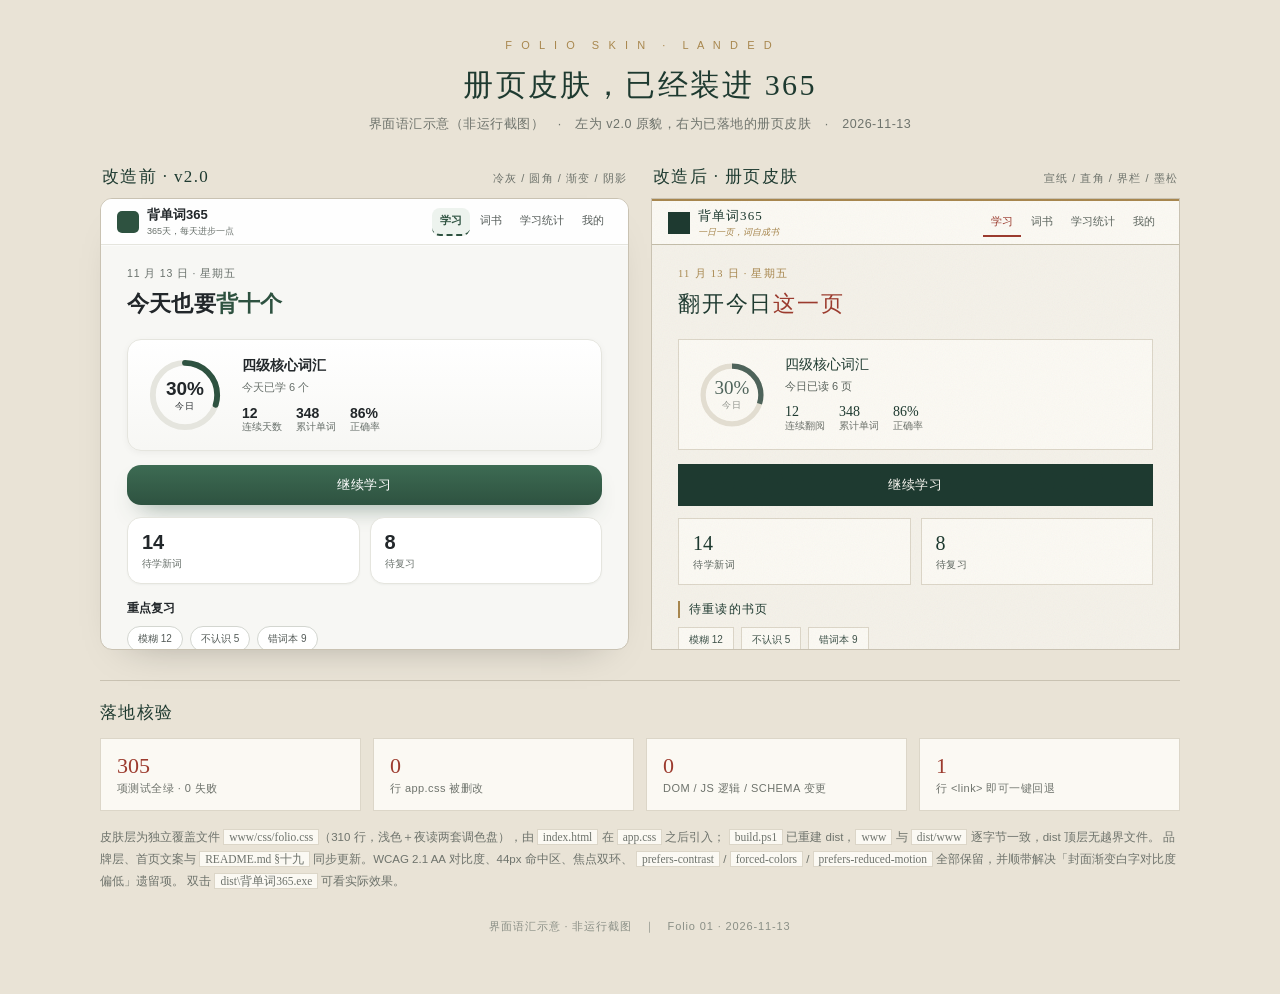
<file: 单词365_册页皮肤_前后对照.html>
<!doctype html>
<html lang="zh-CN">
<head>
<meta charset="utf-8">
<meta name="viewport" content="width=device-width, initial-scale=1">
<title>单词365 · 册页皮肤落地｜前后对照</title>
<style>
  :root{--desk:#E9E3D6;--ink:#1E3A30;--mute:#6E736C;--gold:#A8874E;--seal:#9C3B2E;--rule:#DCD6C8;
        --cn:"Songti SC","STSong","SimSun",serif;--lat:Georgia,"Times New Roman",serif;
        --sans:"Microsoft YaHei UI","PingFang SC","Microsoft YaHei",sans-serif}
  *{box-sizing:border-box;margin:0;padding:0}
  body{background:var(--desk);color:var(--ink);font-family:var(--sans);font-size:14px;padding:38px 22px 60px;-webkit-font-smoothing:antialiased}
  .wrap{max-width:1080px;margin:0 auto}
  header{text-align:center;margin-bottom:32px}
  .eyebrow{font-size:11px;letter-spacing:.28em;color:var(--gold);margin-bottom:12px}
  h1{font-family:var(--cn);font-weight:400;font-size:30px;letter-spacing:.08em}
  .sub{color:var(--mute);font-size:12.5px;margin-top:10px;letter-spacing:.04em}
  .grid{display:grid;grid-template-columns:1fr 1fr;gap:22px}
  .col{min-width:0}
  .col-head{display:flex;align-items:baseline;justify-content:space-between;margin-bottom:10px;padding:0 2px}
  .col-head b{font-family:var(--cn);font-weight:400;font-size:17px;letter-spacing:.08em}
  .col-head span{font-size:11px;letter-spacing:.1em;color:var(--mute)}
  .mock{border:1px solid #C9C2B2;height:452px;display:flex;flex-direction:column;overflow:hidden;position:relative}
  .bar{height:46px;display:flex;align-items:center;gap:12px;padding:0 16px;flex:0 0 auto}
  .brand{display:flex;align-items:center;gap:8px;min-width:0}
  .brand i{width:22px;height:22px;display:block;flex:0 0 auto}
  .brand b{font-size:13px;white-space:nowrap}
  .brand small{display:block;font-size:9px;font-weight:400;margin-top:1px}
  .tabs{margin-left:auto;display:flex;gap:2px;white-space:nowrap}
  .tabs span{font-size:10.5px;padding:6px 8px}
  .body{padding:22px 26px;flex:1;overflow:hidden}
  .date{font-size:10.5px;letter-spacing:.08em;margin-bottom:8px}
  .title{font-size:22px;margin-bottom:20px;letter-spacing:.01em}
  .hero{display:flex;align-items:center;gap:18px;padding:16px 18px;margin-bottom:14px}
  .ring{width:78px;height:78px;flex:0 0 auto;position:relative}
  .ring svg{width:100%;height:100%;transform:rotate(-90deg)}
  .ring .rc{position:absolute;inset:0;display:flex;flex-direction:column;align-items:center;justify-content:center;line-height:1.1}
  .ring .rc b{font-size:19px}
  .ring .rc small{font-size:8.5px;letter-spacing:.08em;margin-top:2px}
  .hinfo{min-width:0}
  .hinfo h3{font-size:14px;margin-bottom:5px}
  .hinfo p{font-size:11px;margin-bottom:10px}
  .mini{display:flex;gap:14px;font-size:9.5px}
  .mini b{display:block;font-size:14px}
  .cta{display:block;width:100%;text-align:center;padding:11px 0;font-size:13px;letter-spacing:.06em;margin-bottom:12px}
  .plans{display:grid;grid-template-columns:1fr 1fr;gap:10px;margin-bottom:16px}
  .plan{padding:12px 14px;text-align:left}
  .plan b{display:block;font-size:20px;line-height:1.2}
  .plan small{font-size:10px}
  .sect{font-size:12px;margin-bottom:9px}
  .chips{display:flex;gap:7px;flex-wrap:wrap;margin-bottom:16px}
  .chip{font-size:10px;padding:5px 10px}
  .shelf{display:flex;gap:8px}
  .book{width:52px;height:68px;padding:7px 6px;display:flex;flex-direction:column;justify-content:space-between;font-size:8px;line-height:1.35}
  .book em{font-style:normal;font-size:7px;letter-spacing:.1em;opacity:.7}
  .book b{font-size:9.5px}
  .book s{text-decoration:none;font-size:7px;opacity:.6}

  /* ---------- 改造前：冷灰 / 圆角 / 渐变 / 阴影 ---------- */
  .before{background:#F7F7F4;border-radius:12px;box-shadow:0 18px 40px -28px rgba(0,0,0,.35)}
  .before .bar{background:rgba(255,255,255,.92);border-bottom:1px solid #E5E5DE;box-shadow:0 1px 0 rgba(255,255,255,.6)}
  .before .brand i{background:#2E5240;border-radius:5px}
  .before .brand b{font-family:var(--sans);font-weight:600;color:#22272A}
  .before .brand small{color:#68706B;font-family:var(--sans)}
  .before .tabs span{color:#545B58;border-radius:8px}
  .before .tabs span.on{background:#EDF3EE;color:#2E5240;font-weight:600;border-bottom:2px dashed #2E5240}
  .before .date{color:#68706B}
  .before .title{font-family:var(--sans);font-weight:600;color:#22272A}
  .before .title em{font-style:normal;font-family:Georgia,serif;color:#2E5240}
  .before .hero{background:linear-gradient(180deg,#FFFFFF,#F7F7F4);border:1px solid #E5E5DE;border-radius:14px;box-shadow:0 2px 8px -2px rgba(34,39,42,.08)}
  .before .ring .rc b,.before .ring .rc small{color:#22272A}
  .before .ring circle.fg{stroke:#2E5240;stroke-linecap:round}
  .before .hinfo h3{color:#22272A;font-weight:600}
  .before .hinfo p{color:#68706B}
  .before .mini{color:#68706B}
  .before .mini b{color:#22272A;font-family:var(--sans);font-weight:600}
  .before .cta{background:linear-gradient(180deg,#3D6B53,#2E5240);color:#fff;border-radius:14px;box-shadow:0 12px 24px -14px rgba(46,82,64,.8)}
  .before .plan{background:#fff;border:1px solid #E5E5DE;border-radius:14px;box-shadow:0 1px 2px rgba(34,39,42,.04)}
  .before .plan b{color:#22272A;font-family:var(--sans);font-weight:600}
  .before .plan small{color:#68706B}
  .before .sect{color:#22272A;font-weight:600}
  .before .chip{background:#fff;border:1px solid #D3D6D0;border-radius:999px;color:#545B58}
  .before .book{border-radius:8px;color:#fff;box-shadow:0 4px 10px -6px rgba(0,0,0,.5)}
  .before .book:nth-child(1){background:linear-gradient(155deg,#E8874B,#8E3618)}
  .before .book:nth-child(2){background:linear-gradient(155deg,#4E82C4,#1B3564)}
  .before .book:nth-child(3){background:linear-gradient(155deg,#8A6FC0,#3A2A63)}
  .before .book:nth-child(4){background:linear-gradient(155deg,#D8B44E,#6F5613)}
  .before .book:nth-child(5){background:linear-gradient(155deg,#3FA98A,#14503C)}

  /* ---------- 改造后：宣纸 / 直角 / 界栏 / 墨松 ---------- */
  .after{background:#F4F1E9}
  .after::before{content:"";position:absolute;inset:0;pointer-events:none;opacity:.05;mix-blend-mode:multiply;
    background-image:url("data:image/svg+xml,%3Csvg xmlns='http://www.w3.org/2000/svg' width='160' height='160'%3E%3Cfilter id='n'%3E%3CfeTurbulence type='fractalNoise' baseFrequency='.86' numOctaves='3'/%3E%3C/filter%3E%3Crect width='160' height='160' filter='url(%23n)'/%3E%3C/svg%3E")}
  .after .bar{background:#FBF9F3;border-bottom:1px solid #C4BDA9;border-top:2px solid #A8874E}
  .after .brand i{background:#1E3A30}
  .after .brand b{font-family:var(--cn);font-weight:500;letter-spacing:.08em;color:#1E3A30}
  .after .brand small{font-family:var(--lat);font-style:italic;color:#A8874E}
  .after .tabs span{color:#5C655E}
  .after .tabs span.on{color:#9C3B2E;border-bottom:2px solid #9C3B2E}
  .after .date{font-family:var(--lat);letter-spacing:.12em;color:#A8874E}
  .after .title{font-family:var(--cn);font-weight:400;letter-spacing:.08em;color:#1E3A30}
  .after .title em{font-style:normal;color:#9C3B2E}
  .after .hero{background:#FBF9F3;border:1px solid #DCD6C8;box-shadow:none}
  .after .ring{width:70px;height:70px;opacity:.78}
  .after .ring .rc b{color:#1E3A30;font-family:var(--lat);font-weight:400}
  .after .ring .rc small{color:#6E736C}
  .after .ring circle.fg{stroke:#1E3A30}
  .after .hinfo h3{font-family:var(--cn);font-weight:500;color:#1E3A30}
  .after .hinfo p{color:#5C655E}
  .after .mini{color:#6E736C}
  .after .mini b{font-family:var(--lat);font-weight:400;color:#1E3A30}
  .after .cta{background:#1E3A30;color:#FBF9F3;border:1px solid #1E3A30}
  .after .plan{background:#FBF9F3;border:1px solid #DCD6C8}
  .after .plan b{font-family:var(--lat);font-weight:400;color:#1E3A30}
  .after .plan small{color:#5C655E;letter-spacing:.06em}
  .after .sect{font-family:var(--cn);font-weight:500;letter-spacing:.1em;color:#1E3A30;border-left:2px solid #A8874E;padding-left:9px}
  .after .chip{background:#FBF9F3;border:1px solid #DCD6C8;color:#3F534A}
  .after .book{background:#FBF9F3;border:1px solid #C4BDA9;color:#1E3A30}
  .after .book:nth-child(1){border-left:3px solid #A8623C}
  .after .book:nth-child(2){border-left:3px solid #4B6B8C}
  .after .book:nth-child(3){border-left:3px solid #6E5A94}
  .after .book:nth-child(4){border-left:3px solid #9A7C33}
  .after .book:nth-child(5){border-left:3px solid #3F7C68}
  .after .book em{color:#A8874E}
  .after .book b{font-family:var(--cn);font-weight:500}

  /* ---------- 底部验证条 ---------- */
  .verify{margin-top:30px;border-top:1px solid #C9C2B2;padding-top:20px}
  .verify h2{font-family:var(--cn);font-weight:400;font-size:17px;letter-spacing:.08em;margin-bottom:14px}
  .facts{display:grid;grid-template-columns:repeat(4,1fr);gap:12px}
  .fact{background:#FBF9F3;border:1px solid #DCD6C8;padding:14px 16px}
  .fact b{display:block;font-family:var(--lat);font-size:22px;font-weight:400;color:#9C3B2E;line-height:1.2}
  .fact span{font-size:11px;color:#6E736C;letter-spacing:.04em}
  .note{font-size:11.5px;color:#6E736C;margin-top:16px;line-height:1.9}
  .note code{font-family:var(--lat);background:#FBF9F3;border:1px solid #DCD6C8;padding:1px 5px}
  footer{margin-top:26px;text-align:center;font-size:11px;color:#8A8F86;letter-spacing:.08em}
  @media(max-width:860px){.grid{grid-template-columns:1fr}.facts{grid-template-columns:1fr 1fr}body{padding:24px 14px 40px}}
</style>
</head>
<body>
<div class="wrap">
  <header>
    <div class="eyebrow">F O L I O　S K I N　·　L A N D E D</div>
    <h1>册页皮肤，已经装进 365</h1>
    <p class="sub">界面语汇示意（非运行截图）　·　左为 v2.0 原貌，右为已落地的册页皮肤　·　2026-11-13</p>
  </header>

  <div class="grid">
    <!-- 改造前 -->
    <div class="col">
      <div class="col-head"><b>改造前 · v2.0</b><span>冷灰 / 圆角 / 渐变 / 阴影</span></div>
      <div class="mock before">
        <div class="bar">
          <div class="brand"><i></i><div><b>背单词365</b><small>365天，每天进步一点</small></div></div>
          <div class="tabs"><span class="on">学习</span><span>词书</span><span>学习统计</span><span>我的</span></div>
        </div>
        <div class="body">
          <div class="date">11 月 13 日 · 星期五</div>
          <div class="title">今天也要<em>背十个</em></div>
          <div class="hero">
            <div class="ring"><svg viewBox="0 0 80 80"><circle cx="40" cy="40" r="33" fill="none" stroke="#E5E5DE" stroke-width="6"/><circle class="fg" cx="40" cy="40" r="33" fill="none" stroke-width="6" stroke-dasharray="207" stroke-dashoffset="145"/></svg><div class="rc"><b>30%</b><small>今日</small></div></div>
            <div class="hinfo"><h3>四级核心词汇</h3><p>今天已学 6 个</p><div class="mini"><div><b>12</b>连续天数</div><div><b>348</b>累计单词</div><div><b>86%</b>正确率</div></div></div>
          </div>
          <div class="cta">继续学习</div>
          <div class="plans"><div class="plan"><b>14</b><small>待学新词</small></div><div class="plan"><b>8</b><small>待复习</small></div></div>
          <div class="sect">重点复习</div>
          <div class="chips"><span class="chip">模糊 12</span><span class="chip">不认识 5</span><span class="chip">错词本 9</span></div>
          <div class="shelf"><div class="book"><em>CET-4</em><b>四级</b><s>100 词</s></div><div class="book"><em>CET-6</em><b>六级</b><s>100 词</s></div><div class="book"><em>KAOYAN</em><b>考研</b><s>100 词</s></div><div class="book"><em>IELTS</em><b>雅思</b><s>100 词</s></div><div class="book"><em>JOB</em><b>职场</b><s>60 词</s></div></div>
        </div>
      </div>
    </div>

    <!-- 改造后 -->
    <div class="col">
      <div class="col-head"><b>改造后 · 册页皮肤</b><span>宣纸 / 直角 / 界栏 / 墨松</span></div>
      <div class="mock after">
        <div class="bar">
          <div class="brand"><i></i><div><b>背单词365</b><small>一日一页，词自成书</small></div></div>
          <div class="tabs"><span class="on">学习</span><span>词书</span><span>学习统计</span><span>我的</span></div>
        </div>
        <div class="body">
          <div class="date">11 月 13 日 · 星期五</div>
          <div class="title">翻开今日<em>这一页</em></div>
          <div class="hero">
            <div class="ring"><svg viewBox="0 0 80 80"><circle cx="40" cy="40" r="33" fill="none" stroke="#DCD6C8" stroke-width="6"/><circle class="fg" cx="40" cy="40" r="33" fill="none" stroke-width="6" stroke-dasharray="207" stroke-dashoffset="145"/></svg><div class="rc"><b>30%</b><small>今日</small></div></div>
            <div class="hinfo"><h3>四级核心词汇</h3><p>今日已读 6 页</p><div class="mini"><div><b>12</b>连续翻阅</div><div><b>348</b>累计单词</div><div><b>86%</b>正确率</div></div></div>
          </div>
          <div class="cta">继续学习</div>
          <div class="plans"><div class="plan"><b>14</b><small>待学新词</small></div><div class="plan"><b>8</b><small>待复习</small></div></div>
          <div class="sect">待重读的书页</div>
          <div class="chips"><span class="chip">模糊 12</span><span class="chip">不认识 5</span><span class="chip">错词本 9</span></div>
          <div class="shelf"><div class="book"><em>CET-4</em><b>四级</b><s>100 词</s></div><div class="book"><em>CET-6</em><b>六级</b><s>100 词</s></div><div class="book"><em>KAOYAN</em><b>考研</b><s>100 词</s></div><div class="book"><em>IELTS</em><b>雅思</b><s>100 词</s></div><div class="book"><em>JOB</em><b>职场</b><s>60 词</s></div></div>
        </div>
      </div>
    </div>
  </div>

  <div class="verify">
    <h2>落地核验</h2>
    <div class="facts">
      <div class="fact"><b>305</b><span>项测试全绿 · 0 失败</span></div>
      <div class="fact"><b>0</b><span>行 app.css 被删改</span></div>
      <div class="fact"><b>0</b><span>DOM / JS 逻辑 / SCHEMA 变更</span></div>
      <div class="fact"><b>1</b><span>行 &lt;link&gt; 即可一键回退</span></div>
    </div>
    <p class="note">
      皮肤层为独立覆盖文件 <code>www/css/folio.css</code>（310 行，浅色＋夜读两套调色盘），由 <code>index.html</code> 在 <code>app.css</code> 之后引入；
      <code>build.ps1</code> 已重建 dist，<code>www</code> 与 <code>dist/www</code> 逐字节一致，dist 顶层无越界文件。
      品牌层、首页文案与 <code>README.md §十九</code> 同步更新。WCAG 2.1 AA 对比度、44px 命中区、焦点双环、
      <code>prefers-contrast</code> / <code>forced-colors</code> / <code>prefers-reduced-motion</code> 全部保留，并顺带解决「封面渐变白字对比度偏低」遗留项。
      双击 <code>dist\背单词365.exe</code> 可看实际效果。
    </p>
  </div>

  <footer>界面语汇示意 · 非运行截图　｜　Folio 01 · 2026-11-13</footer>
</div>
</body>
</html>
</file>
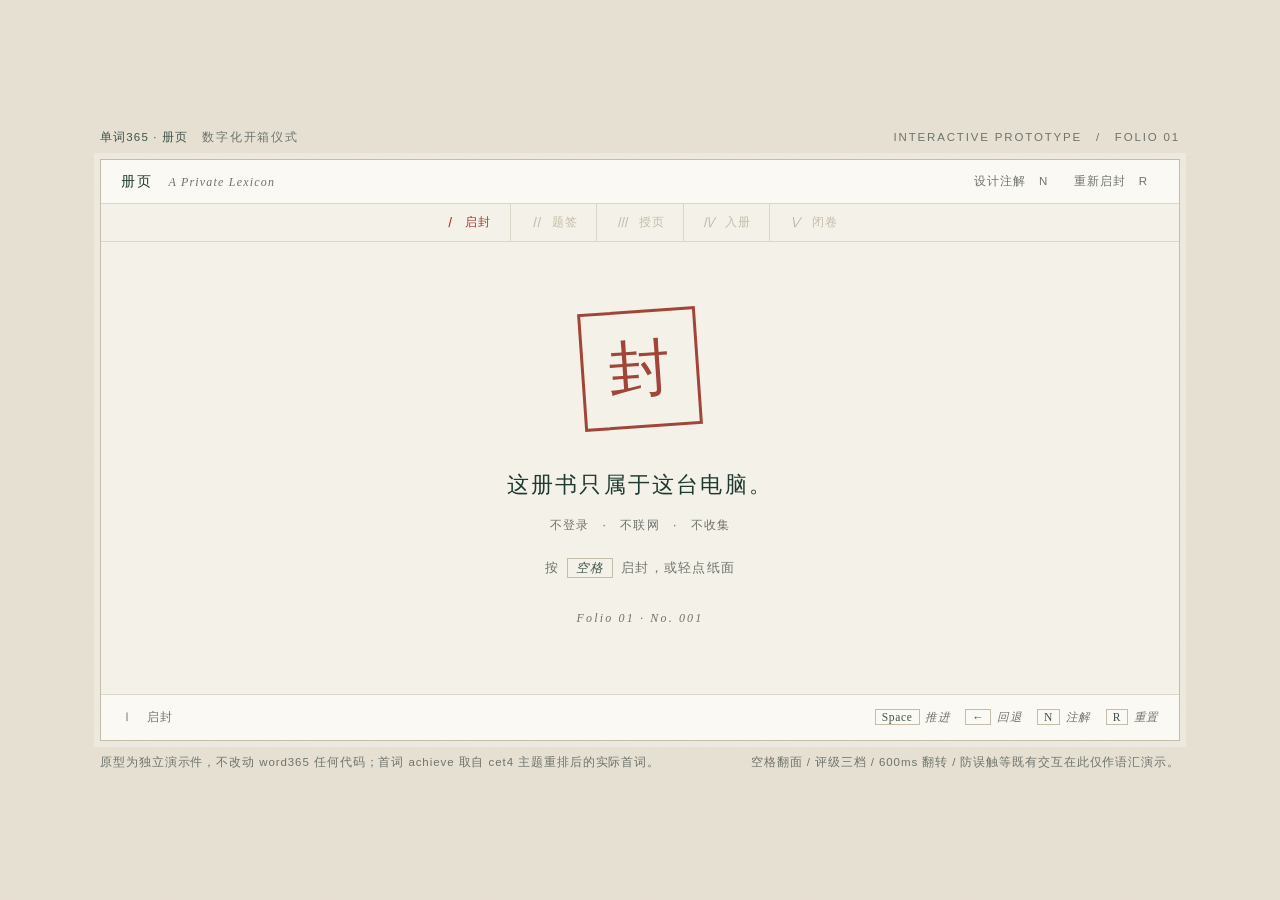
<file: 单词365_开箱仪式_交互原型.html>
<!doctype html>
<html lang="zh-CN">
<head>
<meta charset="utf-8">
<meta name="viewport" content="width=device-width, initial-scale=1">
<title>单词365 · 册页｜数字化开箱仪式 交互原型</title>
<style>
  :root{
    --desk:#E7E1D3;
    --paper:#F4F1E9;
    --leaf:#FBF9F3;
    --ink:#1E3A30;
    --soft:#3F534A;
    --mute:#6E736C;
    --rule:#DCD6C8;
    --rule2:#C4BDA9;
    --seal:#9C3B2E;
    --gold:#A8874E;
    --lat:"EB Garamond","Cormorant Garamond",Georgia,"Times New Roman",serif;
    --cn:"Songti SC","STSong","SimSun","Noto Serif CJK SC",serif;
    --sans:"Microsoft YaHei UI","PingFang SC","Microsoft YaHei",-apple-system,"Segoe UI",sans-serif;
    --ease:cubic-bezier(.22,.7,.3,1);
  }
  *{box-sizing:border-box;margin:0;padding:0}
  html,body{height:100%}
  body{
    background:var(--desk);color:var(--ink);font-family:var(--sans);font-size:15px;
    letter-spacing:.02em;-webkit-font-smoothing:antialiased;
    display:flex;align-items:center;justify-content:center;padding:32px 20px;
  }
  body::before{
    content:"";position:fixed;inset:0;pointer-events:none;opacity:.035;mix-blend-mode:multiply;
    background-image:url("data:image/svg+xml,%3Csvg xmlns='http://www.w3.org/2000/svg' width='160' height='160'%3E%3Cfilter id='n'%3E%3CfeTurbulence type='fractalNoise' baseFrequency='.9' numOctaves='3'/%3E%3C/filter%3E%3Crect width='160' height='160' filter='url(%23n)'/%3E%3C/svg%3E");
  }
  .shell{width:min(1080px,100%);position:relative;z-index:1}

  .prelude{display:flex;justify-content:space-between;align-items:baseline;margin-bottom:14px;font-size:11.5px;letter-spacing:.16em;color:var(--mute)}
  .prelude b{font-weight:500;color:var(--soft);letter-spacing:.1em}

  .window{
    background:var(--paper);border:1px solid var(--rule2);
    box-shadow:0 0 0 6px rgba(244,241,233,.5);
    position:relative;overflow:hidden;
  }
  .titlebar{
    height:44px;border-bottom:1px solid var(--rule);display:flex;align-items:center;
    justify-content:space-between;padding:0 20px;background:var(--leaf);
  }
  .tb-l{font-family:var(--cn);font-size:14px;letter-spacing:.14em}
  .tb-l em{font-family:var(--lat);font-style:italic;font-size:12px;color:var(--mute);letter-spacing:.1em;margin-left:10px}
  .tb-r{display:flex;gap:4px}
  .tb-r button{
    background:none;border:1px solid transparent;color:var(--mute);font-family:var(--sans);
    font-size:11.5px;letter-spacing:.08em;padding:6px 10px;cursor:pointer;transition:all .24s var(--ease);
  }
  .tb-r button:hover{color:var(--seal);border-color:var(--rule2)}
  .tb-r button.on{color:var(--seal);border-color:var(--seal)}

  .indicator{height:38px;border-bottom:1px solid var(--rule);display:flex;align-items:center;justify-content:center;gap:0}
  .indicator .step{
    display:flex;align-items:center;gap:9px;padding:0 18px;font-family:var(--lat);font-style:italic;
    font-size:14px;color:var(--rule2);border-right:1px solid var(--rule);height:100%;transition:color .3s var(--ease);
  }
  .indicator .step:last-child{border-right:none}
  .indicator .step span{font-family:var(--cn);font-style:normal;font-size:11.5px;letter-spacing:.1em}
  .indicator .step.cur{color:var(--seal)}
  .indicator .step.done{color:var(--gold)}

  .stage{position:relative;height:452px;perspective:1600px;background:var(--paper);overflow:hidden}
  .scene{
    position:absolute;inset:0;display:none;flex-direction:column;align-items:center;justify-content:center;
    padding:34px 56px;text-align:center;background:var(--paper);
  }
  .scene.active{display:flex;animation:enter .46s var(--ease) both}
  .scene.leaving{display:flex;animation:leave .34s var(--ease) both;pointer-events:none}
  @keyframes enter{from{opacity:0;transform:rotateY(7deg) translateX(22px)}to{opacity:1;transform:none}}
  @keyframes leave{from{opacity:1;transform:none}to{opacity:0;transform:rotateY(-7deg) translateX(-22px)}}

  .micro{font-size:11px;letter-spacing:.24em;color:var(--gold);margin-bottom:20px}
  .line-l{font-family:var(--cn);font-size:22px;letter-spacing:.1em;line-height:1.9}
  .hint{font-size:12.5px;color:var(--mute);letter-spacing:.1em;margin-top:26px}
  .hint kbd{font-family:var(--lat);font-style:italic;border:1px solid var(--rule2);padding:2px 8px;margin:0 3px;color:var(--soft)}

  /* Ⅰ 启封 */
  .seal-big{
    width:118px;height:118px;border:3px solid var(--seal);color:var(--seal);
    display:grid;place-items:center;font-family:var(--cn);font-size:62px;line-height:1;
    transform:rotate(-4deg);margin-bottom:36px;
    animation:stamp .8s cubic-bezier(.22,.76,.26,1) both;
  }
  @keyframes stamp{from{opacity:0;transform:rotate(-4deg) scale(1.2)}to{opacity:.94;transform:rotate(-4deg) scale(1)}}
  .seal-sub{font-family:var(--lat);font-style:italic;font-size:12px;color:var(--mute);letter-spacing:.18em;margin-top:34px}
  .s0 .oath{margin-top:12px;font-size:12px;color:var(--mute);letter-spacing:.1em}

  /* Ⅱ 题签 */
  .exlibris{
    width:380px;max-width:100%;border:1px solid var(--rule2);padding:22px 26px 20px;
    background:var(--leaf);position:relative;margin-bottom:24px;
  }
  .exlibris::after{content:"";position:absolute;inset:5px;border:1px solid var(--rule);pointer-events:none}
  .ex-top{font-family:var(--lat);font-size:11px;letter-spacing:.32em;color:var(--gold)}
  .ex-rule{height:1px;background:var(--rule2);margin:14px 0 20px}
  .ex-name{font-family:var(--cn);font-size:30px;letter-spacing:.14em;min-height:44px;line-height:1.5;color:var(--ink)}
  .ex-name.empty{color:var(--rule2)}
  .ex-sub{font-family:var(--cn);font-size:15px;letter-spacing:.16em;color:var(--soft);margin-top:2px}
  .ex-bottom{display:flex;justify-content:space-between;margin-top:26px;font-family:var(--lat);font-size:12px;letter-spacing:.14em;color:var(--mute)}
  .ex-seal{position:absolute;right:22px;bottom:52px;width:34px;height:34px;border:1.5px solid var(--seal);color:var(--seal);display:grid;place-items:center;font-family:var(--cn);font-size:17px;transform:rotate(-5deg);opacity:0;transition:opacity .6s var(--ease)}
  .ex-seal.on{opacity:.9}
  .sign-row{display:flex;gap:0;align-items:stretch;margin-top:6px}
  .sign-row input{
    width:230px;max-width:52vw;background:transparent;border:none;border-bottom:1px solid var(--rule2);
    font-family:var(--cn);font-size:16px;letter-spacing:.1em;color:var(--ink);padding:8px 4px;outline:none;
    transition:border-color .24s var(--ease);
  }
  .sign-row input::placeholder{color:var(--rule2);font-size:13px;letter-spacing:.08em}
  .sign-row input:focus{border-bottom-color:var(--seal)}
  .sign-row button{
    background:none;border:none;border-bottom:1px solid var(--rule2);color:var(--seal);
    font-family:var(--cn);font-size:14px;letter-spacing:.14em;padding:8px 16px;cursor:pointer;
    transition:color .24s var(--ease),border-color .24s var(--ease);
  }
  .sign-row button:hover{border-bottom-color:var(--seal)}

  /* Ⅲ / Ⅳ 授页 */
  .page-head{
    position:absolute;top:22px;left:56px;right:56px;display:flex;justify-content:space-between;
    font-size:11.5px;letter-spacing:.16em;color:var(--mute);border-bottom:1px solid var(--rule);padding-bottom:10px;
  }
  .page-head .folio{font-family:var(--lat);font-size:12.5px;letter-spacing:.12em;color:var(--gold)}
  .bound{
    position:absolute;top:20px;right:56px;font-family:var(--lat);font-size:13px;letter-spacing:.12em;
    color:var(--gold);opacity:0;transform:translateY(-6px);transition:all .6s var(--ease);
  }
  .bound.on{opacity:1;transform:none}
  .flip{width:100%;max-width:640px;height:262px;perspective:1400px;margin-top:14px;cursor:pointer}
  .flip-inner{position:relative;width:100%;height:100%;transform-style:preserve-3d;transition:transform .6s cubic-bezier(.22,.76,.26,1)}
  .flip.flipped .flip-inner{transform:rotateY(180deg)}
  .face{
    position:absolute;inset:0;backface-visibility:hidden;-webkit-backface-visibility:hidden;
    background:var(--leaf);border:1px solid var(--rule2);
    display:flex;flex-direction:column;align-items:center;justify-content:center;padding:24px;
  }
  .face.back{transform:rotateY(180deg)}
  .word{font-family:var(--lat);font-size:clamp(42px,6vw,63px);line-height:1.05;letter-spacing:.01em;color:var(--ink)}
  .ipa{font-family:var(--lat);font-size:14px;color:var(--mute);letter-spacing:.08em;margin-top:10px}
  .sentence{font-family:var(--lat);font-size:18px;line-height:1.7;color:var(--soft);margin-top:24px;letter-spacing:.01em}
  .blank{display:inline-block;min-width:96px;border-bottom:1px solid var(--seal);color:var(--seal);font-style:italic}
  .back .pos{font-family:var(--lat);font-style:italic;font-size:15px;color:var(--gold);letter-spacing:.08em}
  .back .def{font-family:var(--cn);font-size:25px;letter-spacing:.12em;margin-top:12px}
  .back .full{font-family:var(--lat);font-size:16px;color:var(--soft);margin-top:22px;line-height:1.7}
  .back .full b{font-weight:400;color:var(--seal);font-style:italic}
  .back .zh{font-family:var(--cn);font-size:13px;color:var(--mute);letter-spacing:.08em;margin-top:8px}
  .page-foot{margin-top:22px;min-height:46px;display:flex;align-items:center;justify-content:center;gap:0}
  .page-foot .tip{font-size:12.5px;color:var(--mute);letter-spacing:.1em}
  .choices{display:flex;gap:0;border:1px solid var(--rule2);background:var(--leaf)}
  .choices button{
    background:none;border:none;border-right:1px solid var(--rule);color:var(--soft);
    font-family:var(--cn);font-size:14px;letter-spacing:.12em;padding:12px 22px;cursor:pointer;
    transition:color .24s var(--ease),background .24s var(--ease);
  }
  .choices button:last-child{border-right:none;color:var(--seal)}
  .choices button:hover{background:rgba(168,135,78,.09);color:var(--seal)}
  .chosen{font-family:var(--cn);font-size:15px;letter-spacing:.1em;color:var(--gold)}

  /* Ⅴ 闭卷 */
  .close-rule{width:0;height:1px;background:var(--rule2);margin:0 auto 34px;animation:draw 1s var(--ease) .15s both}
  @keyframes draw{to{width:min(420px,76%)}}
  .close-q{font-family:var(--cn);font-size:27px;letter-spacing:.14em;line-height:1.9}
  .close-sub{font-size:12.5px;color:var(--mute);letter-spacing:.12em;margin-top:20px}
  .close-btns{display:flex;gap:14px;margin-top:34px}
  .close-btns button{
    background:none;border:1px solid var(--rule2);color:var(--soft);font-family:var(--cn);
    font-size:14px;letter-spacing:.14em;padding:11px 26px;cursor:pointer;transition:all .24s var(--ease);
  }
  .close-btns button.primary{border-color:var(--ink);color:var(--ink)}
  .close-btns button:hover{border-color:var(--seal);color:var(--seal)}

  .footbar{
    height:46px;border-top:1px solid var(--rule);display:flex;align-items:center;justify-content:space-between;
    padding:0 20px;font-size:11.5px;color:var(--mute);letter-spacing:.08em;background:var(--leaf);
  }
  .footbar .keys{font-family:var(--lat);font-style:italic;letter-spacing:.06em}
  .footbar .keys i{font-style:normal;color:var(--soft);border:1px solid var(--rule2);padding:1px 6px;margin:0 2px}

  /* 注解面板 */
  .notes{
    position:absolute;top:44px;right:0;bottom:46px;width:290px;background:var(--leaf);
    border-left:1px solid var(--rule2);padding:26px 24px;transform:translateX(100%);
    transition:transform .42s var(--ease);z-index:9;overflow:auto;
  }
  .notes.open{transform:none}
  .notes .nh{font-family:var(--cn);font-size:17px;letter-spacing:.1em;margin-bottom:6px}
  .notes .ne{font-family:var(--lat);font-style:italic;font-size:12px;color:var(--gold);letter-spacing:.1em}
  .notes hr{border:none;border-top:1px solid var(--rule);margin:18px 0}
  .notes .nt{font-family:var(--cn);font-size:15px;letter-spacing:.08em;color:var(--seal);margin-bottom:10px}
  .notes p{font-size:12.5px;line-height:1.9;color:var(--soft);margin-bottom:12px}
  .notes .strip{font-size:11.5px;color:var(--mute);border-left:2px solid var(--gold);padding-left:10px;line-height:1.8}
  .notes .nb{font-size:11px;color:var(--mute);letter-spacing:.1em;margin-top:26px}

  .afterword{display:flex;justify-content:space-between;gap:20px;flex-wrap:wrap;margin-top:14px;font-size:11.5px;color:var(--mute);letter-spacing:.08em}
  :focus-visible{outline:1.5px solid var(--seal);outline-offset:3px}
  ::selection{background:rgba(156,59,46,.16)}

  @media(max-width:760px){
    body{padding:16px 10px}
    .stage{height:470px}
    .scene{padding:26px 22px}
    .page-head{left:22px;right:22px}
    .bound{right:22px;top:54px}
    .indicator .step{padding:0 10px;gap:5px}
    .indicator .step span{display:none}
    .notes{width:min(290px,86%)}
    .footbar .keys{display:none}
    .close-q{font-size:21px}
  }
  @media(prefers-reduced-motion:reduce){
    *{animation-duration:.01ms!important;transition-duration:.01ms!important}
  }
</style>
</head>
<body>
<div class="shell">

  <div class="prelude"><span><b>单词365 · 册页</b>　数字化开箱仪式</span><span>INTERACTIVE PROTOTYPE　/　FOLIO 01</span></div>

  <div class="window" id="win">
    <div class="titlebar">
      <div class="tb-l">册页 <em>A Private Lexicon</em></div>
      <div class="tb-r">
        <button type="button" id="noteBtn" title="按 N 切换">设计注解　N</button>
        <button type="button" id="resetBtn" title="按 R 重置">重新启封　R</button>
      </div>
    </div>

    <div class="indicator" id="indicator" aria-label="五幕进度">
      <div class="step" data-i="0">Ⅰ<span>启封</span></div>
      <div class="step" data-i="1">Ⅱ<span>题签</span></div>
      <div class="step" data-i="2">Ⅲ<span>授页</span></div>
      <div class="step" data-i="3">Ⅳ<span>入册</span></div>
      <div class="step" data-i="4">Ⅴ<span>闭卷</span></div>
    </div>

    <div class="stage" id="stage">

      <!-- Ⅰ 启封 -->
      <section class="scene s0 active" data-scene="0">
        <div class="seal-big" aria-hidden="true">封</div>
        <div class="line-l">这册书只属于这台电脑。</div>
        <div class="oath">不登录　·　不联网　·　不收集</div>
        <div class="hint">按 <kbd>空格</kbd> 启封，或轻点纸面</div>
        <div class="seal-sub">Folio 01 · No. 001</div>
      </section>

      <!-- Ⅱ 题签 -->
      <section class="scene s1" data-scene="1">
        <div class="micro">E X　L I B R I S</div>
        <div class="exlibris">
          <div class="ex-top">EX LIBRIS</div>
          <div class="ex-rule"></div>
          <div class="ex-name empty" id="exName">　　　　</div>
          <div class="ex-sub">的词书房</div>
          <div class="ex-bottom"><span>No. 001</span><span>丙午年冬</span></div>
          <div class="ex-seal" id="exSeal" aria-hidden="true">印</div>
        </div>
        <div class="line-l" style="font-size:16px">题上你的名字，这册书便有了主人。</div>
        <div class="sign-row">
          <input id="nameInput" type="text" maxlength="12" placeholder="留白亦可" autocomplete="off" spellcheck="false">
          <button type="button" id="signBtn">题签</button>
        </div>
        <div class="hint">署名可留空　·　按 <kbd>空格</kbd> 直接翻到第一页</div>
      </section>

      <!-- Ⅲ 授页 / Ⅳ 入册 共用一张卡，翻面即换幕 -->
      <section class="scene s23" data-scene="23">
        <div class="page-head"><span id="pageHead">第一页 · 第 1 词</span><span class="folio">第 1 / 365 页</span></div>
        <div class="bound" id="bound">已装订 01 页</div>
        <div class="flip" id="flip" title="按空格翻面">
          <div class="flip-inner">
            <div class="face front">
              <div class="word">achieve</div>
              <div class="ipa">/əˈtʃiːv/</div>
              <div class="sentence">Small daily gains <span class="blank">&nbsp;</span> more than sudden bursts.</div>
            </div>
            <div class="face back">
              <div class="pos">v.</div>
              <div class="def">实现，达到</div>
              <div class="full">Small daily gains <b>achieve</b> more than sudden bursts.</div>
              <div class="zh">每日寸进，胜过时而猛进。</div>
            </div>
          </div>
        </div>
        <div class="page-foot" id="pageFoot"></div>
      </section>

      <!-- Ⅴ 闭卷 -->
      <section class="scene s4" data-scene="4">
        <div class="micro">F I N I S　·　P A G E　O N E</div>
        <div class="close-rule"></div>
        <div class="close-q">今日读到第 1 页。</div>
        <div class="close-sub" id="closeSub">合卷，明日续读。</div>
        <div class="close-btns">
          <button type="button" class="primary" id="againBtn">重新启封</button>
          <button type="button" id="noteBtn2">读一读设计注解</button>
        </div>
      </section>

    </div>

    <aside class="notes" id="notes" aria-label="设计注解">
      <div class="nh" id="noteTitle">启封</div>
      <div class="ne" id="noteEn">Act I · The Unsealing</div>
      <hr>
      <div class="nt">这一幕剥离了什么</div>
      <p id="noteBody">首次启动不再直接进「今日任务环形进度 + 计划数字」仪表盘。用户被迎接时看到的第一件东西，是一句所有权声明，不是一份欠账。</p>
      <div class="strip" id="noteStrip">不庆祝　·　不评分　·　不催促　·　不索取</div>
      <div class="nb">按 N 收起注解　/　R 重新启封</div>
    </aside>

    <div class="footbar">
      <span id="footLabel">Ⅰ　启封</span>
      <span class="keys"><i>Space</i> 推进　<i>←</i> 回退　<i>N</i> 注解　<i>R</i> 重置</span>
    </div>
  </div>

  <div class="afterword">
    <span>原型为独立演示件，不改动 word365 任何代码；首词 achieve 取自 cet4 主题重排后的实际首词。</span>
    <span>空格翻面 / 评级三档 / 600ms 翻转 / 防误触等既有交互在此仅作语汇演示。</span>
  </div>
</div>

<script>
(function(){
  'use strict';
  var ACTS = ['Ⅰ　启封','Ⅱ　题签','Ⅲ　授页','Ⅳ　入册','Ⅴ　闭卷'];
  var NOTES = [
    {t:'启封',e:'Act I · The Unsealing',
     b:'首次启动不再直接进「今日任务环形进度 + 计划数字」仪表盘。用户被迎接时看到的第一件东西，是一句所有权声明，不是一份欠账。朱印落章只出现这一次。',
     s:'不庆祝　·　不评分　·　不催促　·　不索取'},
    {t:'题签',e:'Act II · Ex Libris',
     b:'署名权是藏品感的核心：写下名字，工具才变成「我的」。允许留空。不索取手机号、不建账号——这与产品「数据只存本机、无账号体系」的既有事实一致，而不是一句营销话。',
     s:'编号 No.001　·　年款丙午　·　可留白'},
    {t:'授页',e:'Act III · The First Page',
     b:'保留产品原有的 600ms 3D 翻转，把「卡片」重新解释为「书页」。词头用 Φ⁴ 衬线大字，是这一屏唯一的视觉焦点；任务量退到次级页面。',
     s:'Φ⁴ 63px 衬线　·　挖空例句　·　空格翻面'},
    {t:'入册',e:'Act IV · Bound',
     b:'评级三档的逻辑一条都不改，只换文案：不再判分，不再有正确率完成页。选定之后，右上角浮出一枚赭金页码——反馈是书页状态的变化，不是对用户表现的评价。',
     s:'反馈型动效 → 呼吸型明度变化　·　240ms'},
    {t:'闭卷',e:'Act V · Finis',
     b:'退出不是「确定退出？」也不是「太棒了，继续保持」。纸面合拢，界栏收束为一条细线，留一句陈述。合卷之后不追加任何挽留或推送。',
     s:'今日读到第 1 页　·　无挽留　·　无分享'}
  ];

  var state = { act:0, name:'', signed:false, flipped:false, chosen:'', notes:false };
  var $ = function(id){ return document.getElementById(id); };
  var scenes = { 0:$('win').querySelector('[data-scene="0"]'), 1:$('win').querySelector('[data-scene="1"]'), 23:$('win').querySelector('[data-scene="23"]'), 4:$('win').querySelector('[data-scene="4"]') };
  var map = {0:0,1:1,2:23,3:23,4:4};

  function sceneFor(a){ return scenes[map[a]]; }

  function render(direction){
    var target = sceneFor(state.act);
    Object.keys(scenes).forEach(function(k){
      var el = scenes[k];
      if(el !== target && el.classList.contains('active')){
        el.classList.remove('active');
        el.classList.add('leaving');
        (function(node){ setTimeout(function(){ node.classList.remove('leaving'); }, 340); })(el);
      }
    });
    if(!target.classList.contains('active')){
      target.classList.remove('leaving');
      void target.offsetWidth;
      target.classList.add('active');
    }

    // 进度指示
    Array.prototype.forEach.call(document.querySelectorAll('.step'),function(el){
      var i = +el.dataset.i;
      el.classList.toggle('cur', i === state.act);
      el.classList.toggle('done', i < state.act);
    });
    $('footLabel').textContent = ACTS[state.act];

    // 卡片翻面与页脚
    $('flip').classList.toggle('flipped', state.act >= 3);
    var foot = $('pageFoot');
    if(state.act === 2){
      foot.innerHTML = '<span class="tip">空格，翻到背面</span>';
      $('pageHead').textContent = '第一页 · 第 1 词';
    }else if(state.act === 3){
      if(state.chosen){
        foot.innerHTML = '<span class="chosen">' + state.chosen + '　·　按空格合卷</span>';
      }else{
        foot.innerHTML = '<div class="choices">'
          + '<button type="button" data-choice="再读一页">再读一页</button>'
          + '<button type="button" data-choice="收进重读">收进重读</button>'
          + '<button type="button" data-choice="此页已装订">此页已装订</button>'
          + '</div>';
        Array.prototype.forEach.call(foot.querySelectorAll('button'),function(b){
          b.addEventListener('click',function(ev){ ev.stopPropagation(); choose(b.dataset.choice); });
        });
      }
      $('pageHead').textContent = '第一页 · 第 1 词（背面）';
    }
    $('bound').classList.toggle('on', !!state.chosen && state.act === 3);

    // 闭卷落款
    if(state.act === 4){
      var who = state.name || '无名氏';
      $('closeSub').textContent = who + ' 的词书房　·　合卷，明日续读。';
    }

    // 注解
    var n = NOTES[state.act];
    $('noteTitle').textContent = n.t;
    $('noteEn').textContent = n.e;
    $('noteBody').textContent = n.b;
    $('noteStrip').textContent = n.s;
  }

  function go(next){
    if(next < 0 || next > 4 || next === state.act) return;
    // 第二幕直接推进时按留空处理
    if(state.act === 1 && next === 2 && !state.signed){ sign(''); }
    state.act = next;
    render();
  }

  function sign(name){
    state.name = (name || '').trim();
    state.signed = true;
    $('exName').textContent = state.name || '无名氏';
    $('exName').classList.remove('empty');
    $('exSeal').classList.add('on');
    $('nameInput').value = state.name;
  }

  function choose(label){
    if(state.chosen) return;
    state.chosen = label;
    $('bound').classList.add('on');
    render();
  }

  function toggleNotes(force){
    state.notes = (typeof force === 'boolean') ? force : !state.notes;
    $('notes').classList.toggle('open', state.notes);
    $('noteBtn').classList.toggle('on', state.notes);
  }

  function reset(){
    state.act = 0; state.name = ''; state.signed = false;
    state.flipped = false; state.chosen = '';
    $('exName').textContent = '　　　　';
    $('exName').classList.add('empty');
    $('exSeal').classList.remove('on');
    $('nameInput').value = '';
    $('bound').classList.remove('on');
    $('flip').classList.remove('flipped');
    render();
  }

  // 纸面点击推进（不拦截输入与按钮）
  $('stage').addEventListener('click', function(e){
    if(e.target.closest('button') || e.target.closest('input') || e.target.closest('.choices')) return;
    if(state.act === 0){ go(1); }
    else if(state.act === 2){ go(3); }
    else if(state.act === 3 && state.chosen){ go(4); }
  });

  $('flip').addEventListener('click', function(e){
    e.stopPropagation();
    if(state.act === 2) go(3);
  });

  $('signBtn').addEventListener('click', function(e){
    e.stopPropagation(); sign($('nameInput').value);
    setTimeout(function(){ go(2); }, 480);
  });
  $('nameInput').addEventListener('keydown', function(e){
    if(e.key === 'Enter'){ e.preventDefault(); e.stopPropagation(); sign(this.value); setTimeout(function(){ go(2); }, 480); }
  });
  $('againBtn').addEventListener('click', function(e){ e.stopPropagation(); reset(); });
  $('noteBtn').addEventListener('click', function(e){ e.stopPropagation(); toggleNotes(); });
  $('noteBtn2').addEventListener('click', function(e){ e.stopPropagation(); toggleNotes(true); });
  $('resetBtn').addEventListener('click', function(e){ e.stopPropagation(); reset(); });

  document.addEventListener('keydown', function(e){
    var typing = document.activeElement && document.activeElement.tagName === 'INPUT';
    if(e.key === 'n' || e.key === 'N'){ if(!typing){ e.preventDefault(); toggleNotes(); } return; }
    if(e.key === 'r' || e.key === 'R'){ if(!typing){ e.preventDefault(); reset(); } return; }
    if(typing) return;
    if(e.key === ' ' || e.key === 'Spacebar' || e.key === 'ArrowRight' || e.key === 'Enter'){
      e.preventDefault();
      if(state.act === 0) go(1);
      else if(state.act === 1){ if(!state.signed) sign(''); go(2); }
      else if(state.act === 2) go(3);
      else if(state.act === 3 && state.chosen) go(4);
    }else if(e.key === 'ArrowLeft'){
      e.preventDefault();
      if(state.act === 1){ go(0); }
      else if(state.act === 2){ go(1); }
      else if(state.act === 3){ state.chosen=''; $('bound').classList.remove('on'); go(2); }
      else if(state.act === 4){ go(3); }
    }else if(e.key === 'Escape'){
      if(state.notes) toggleNotes(false);
    }
  });

  render();
})();
</script>
</body>
</html>
</file>
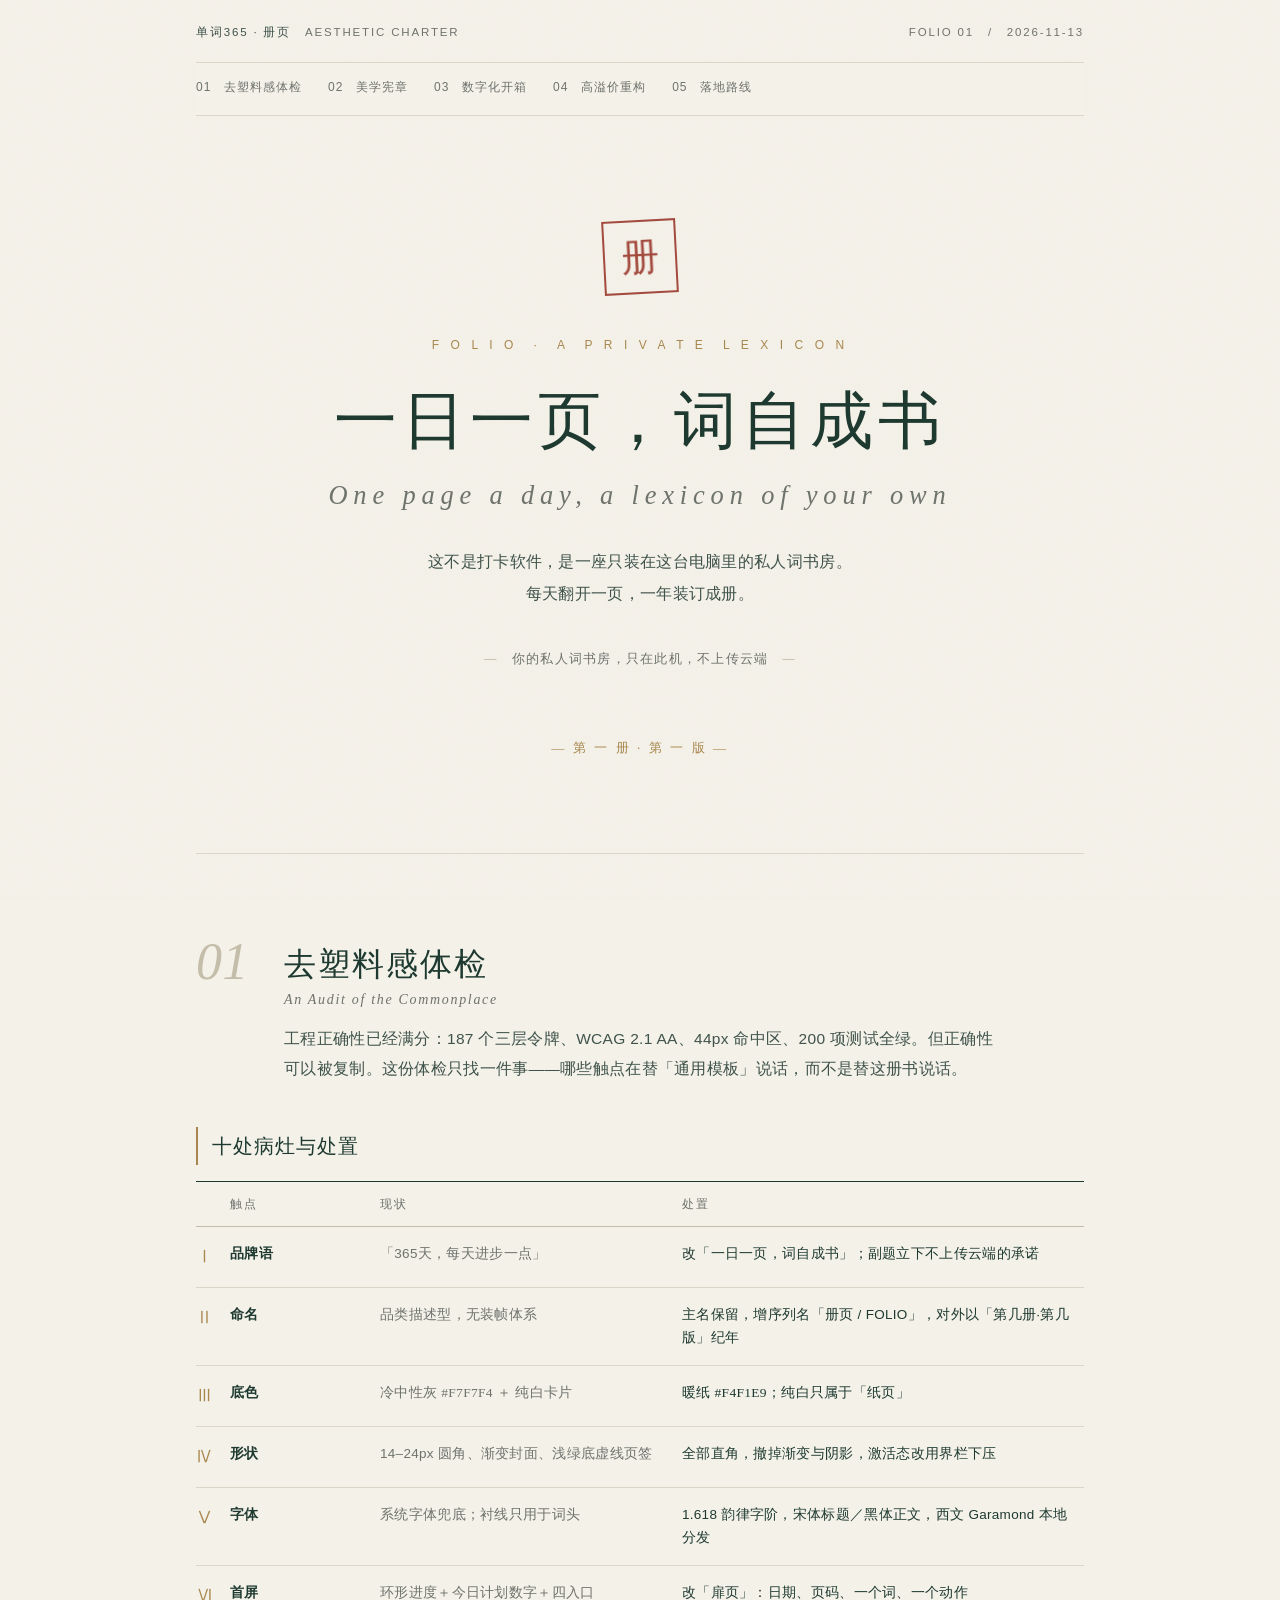
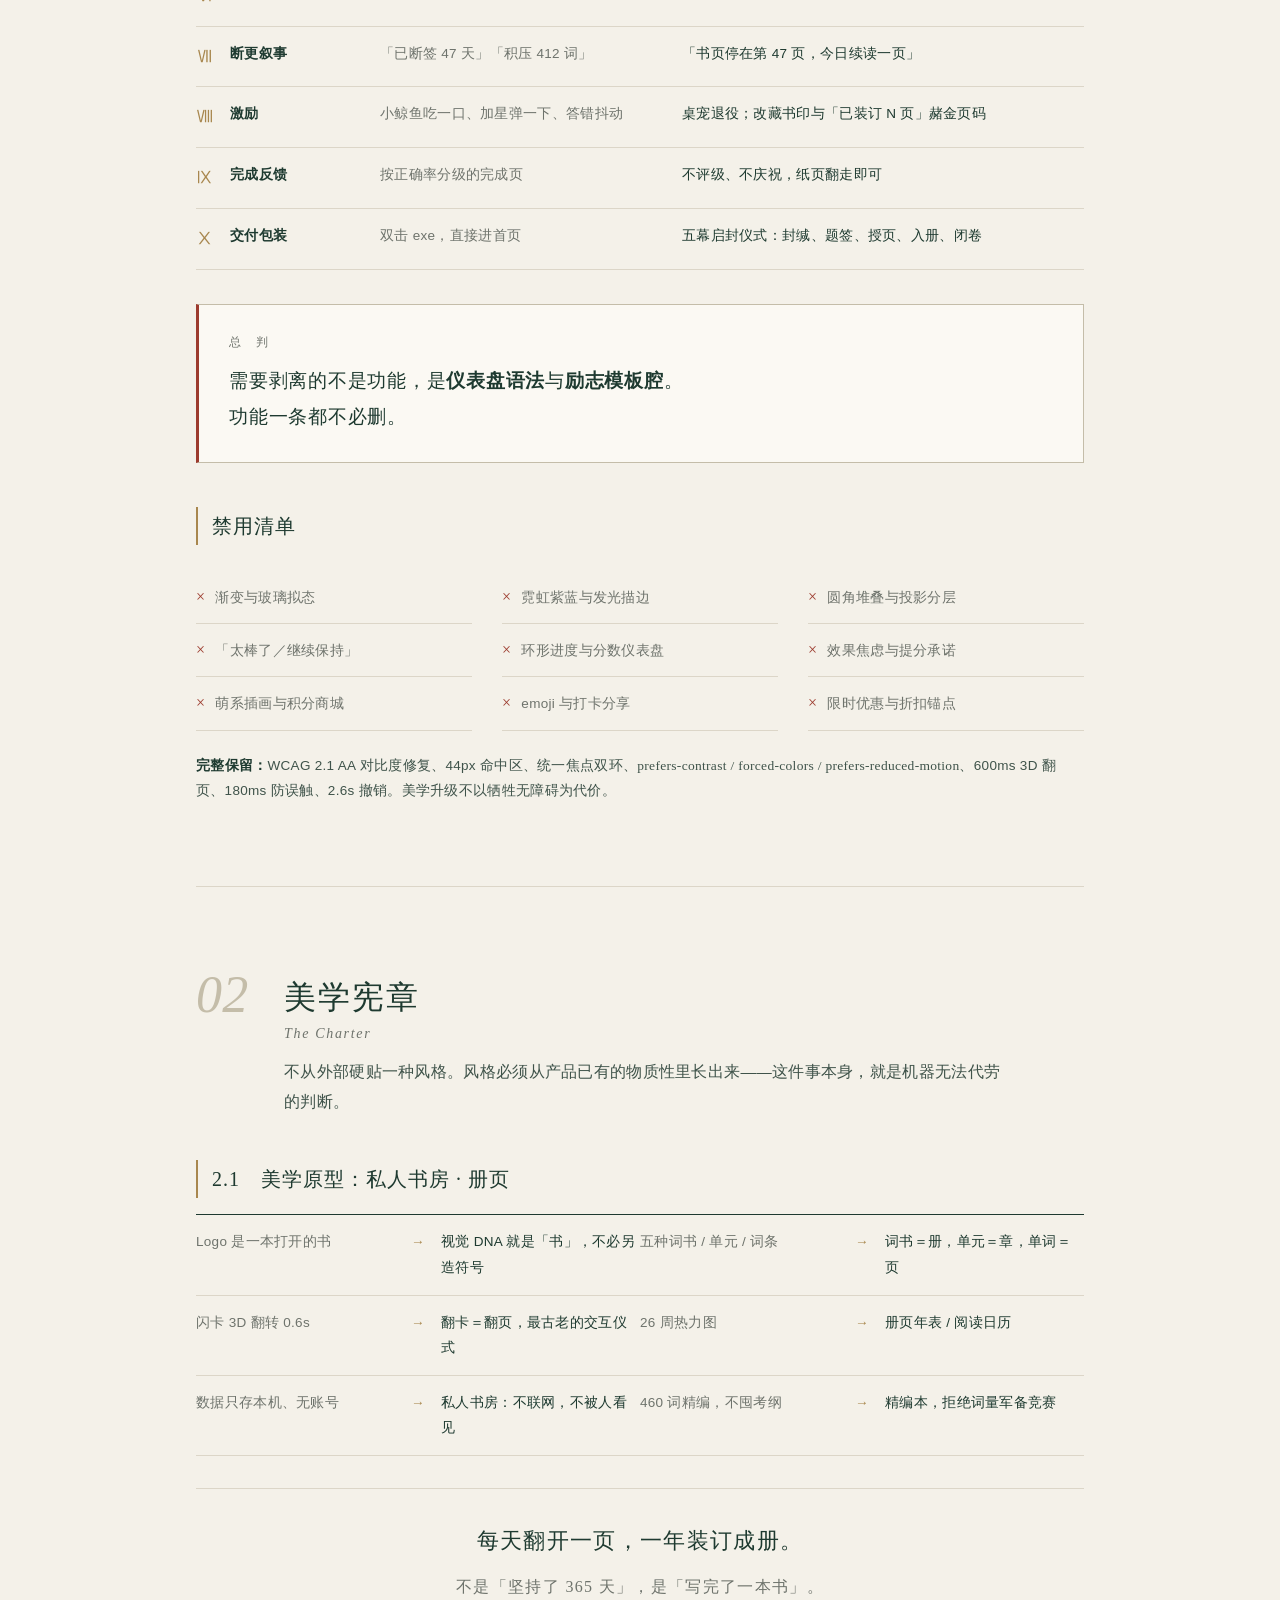
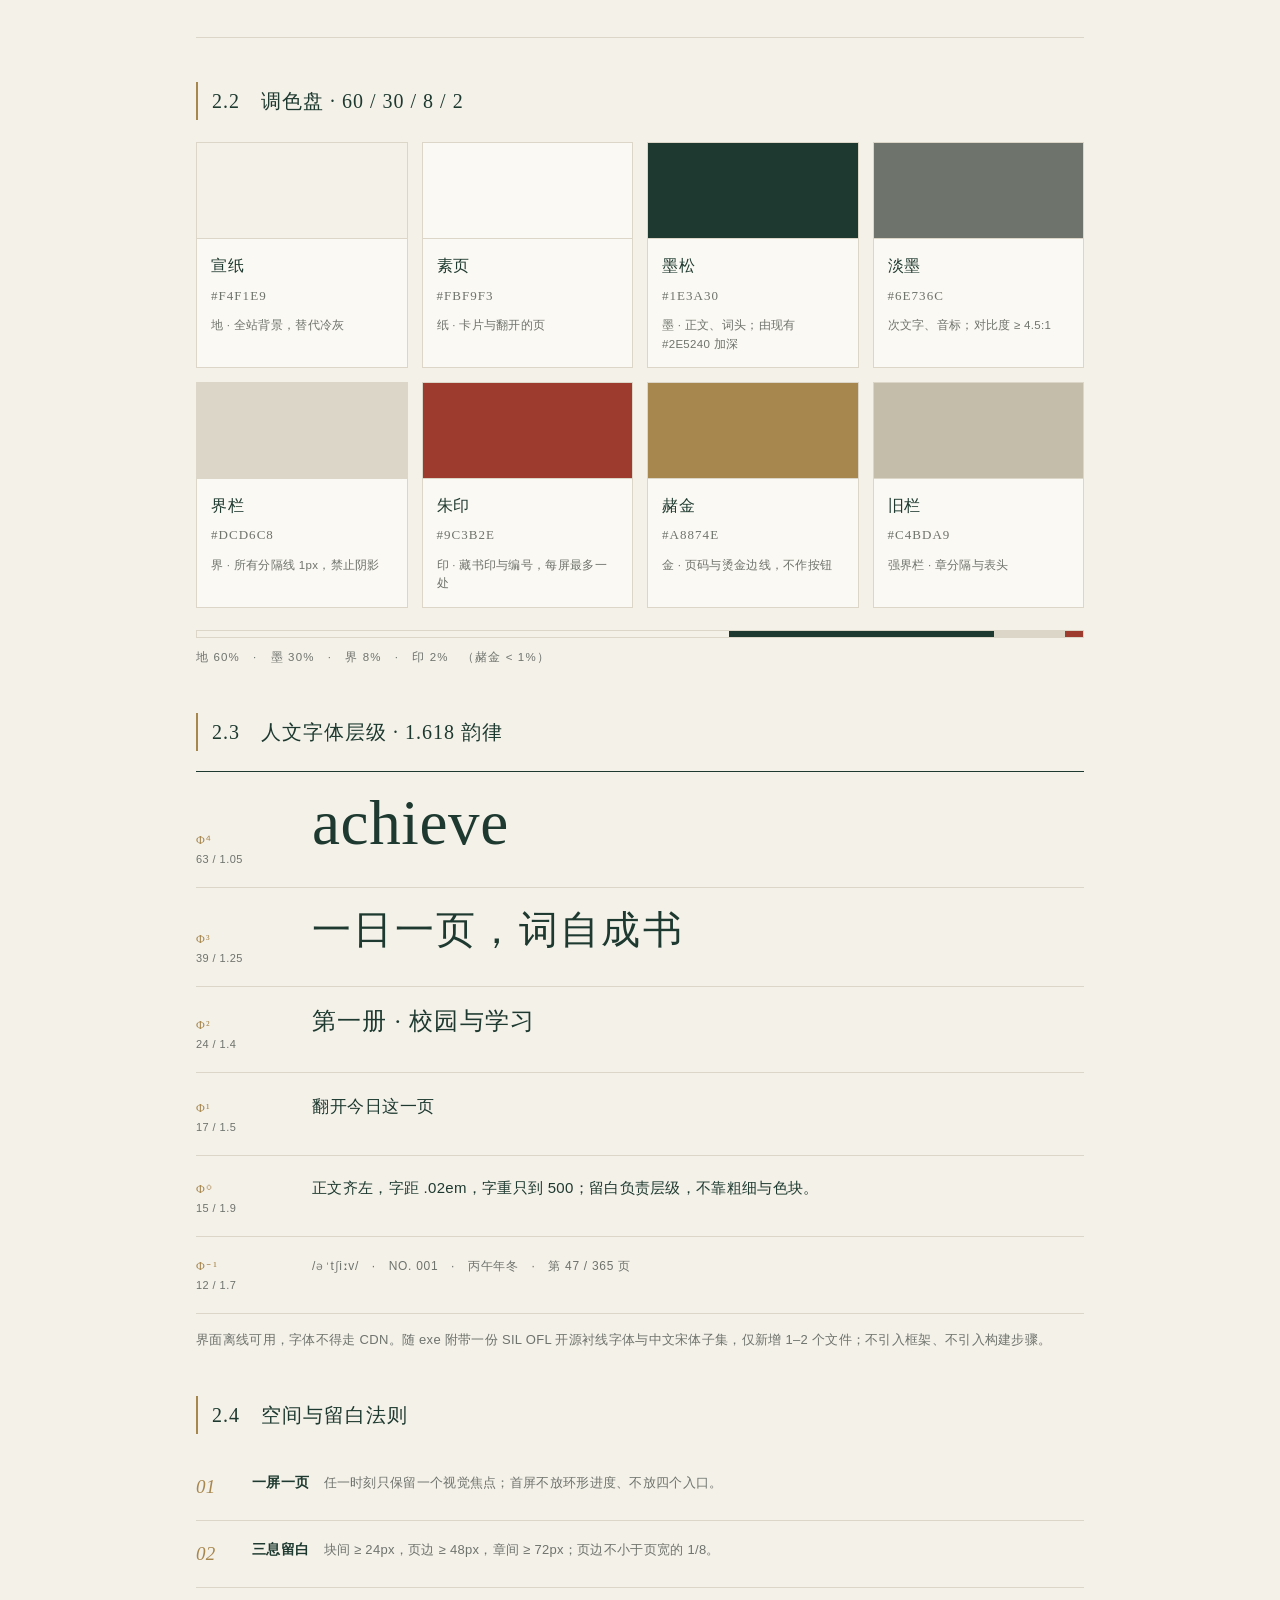
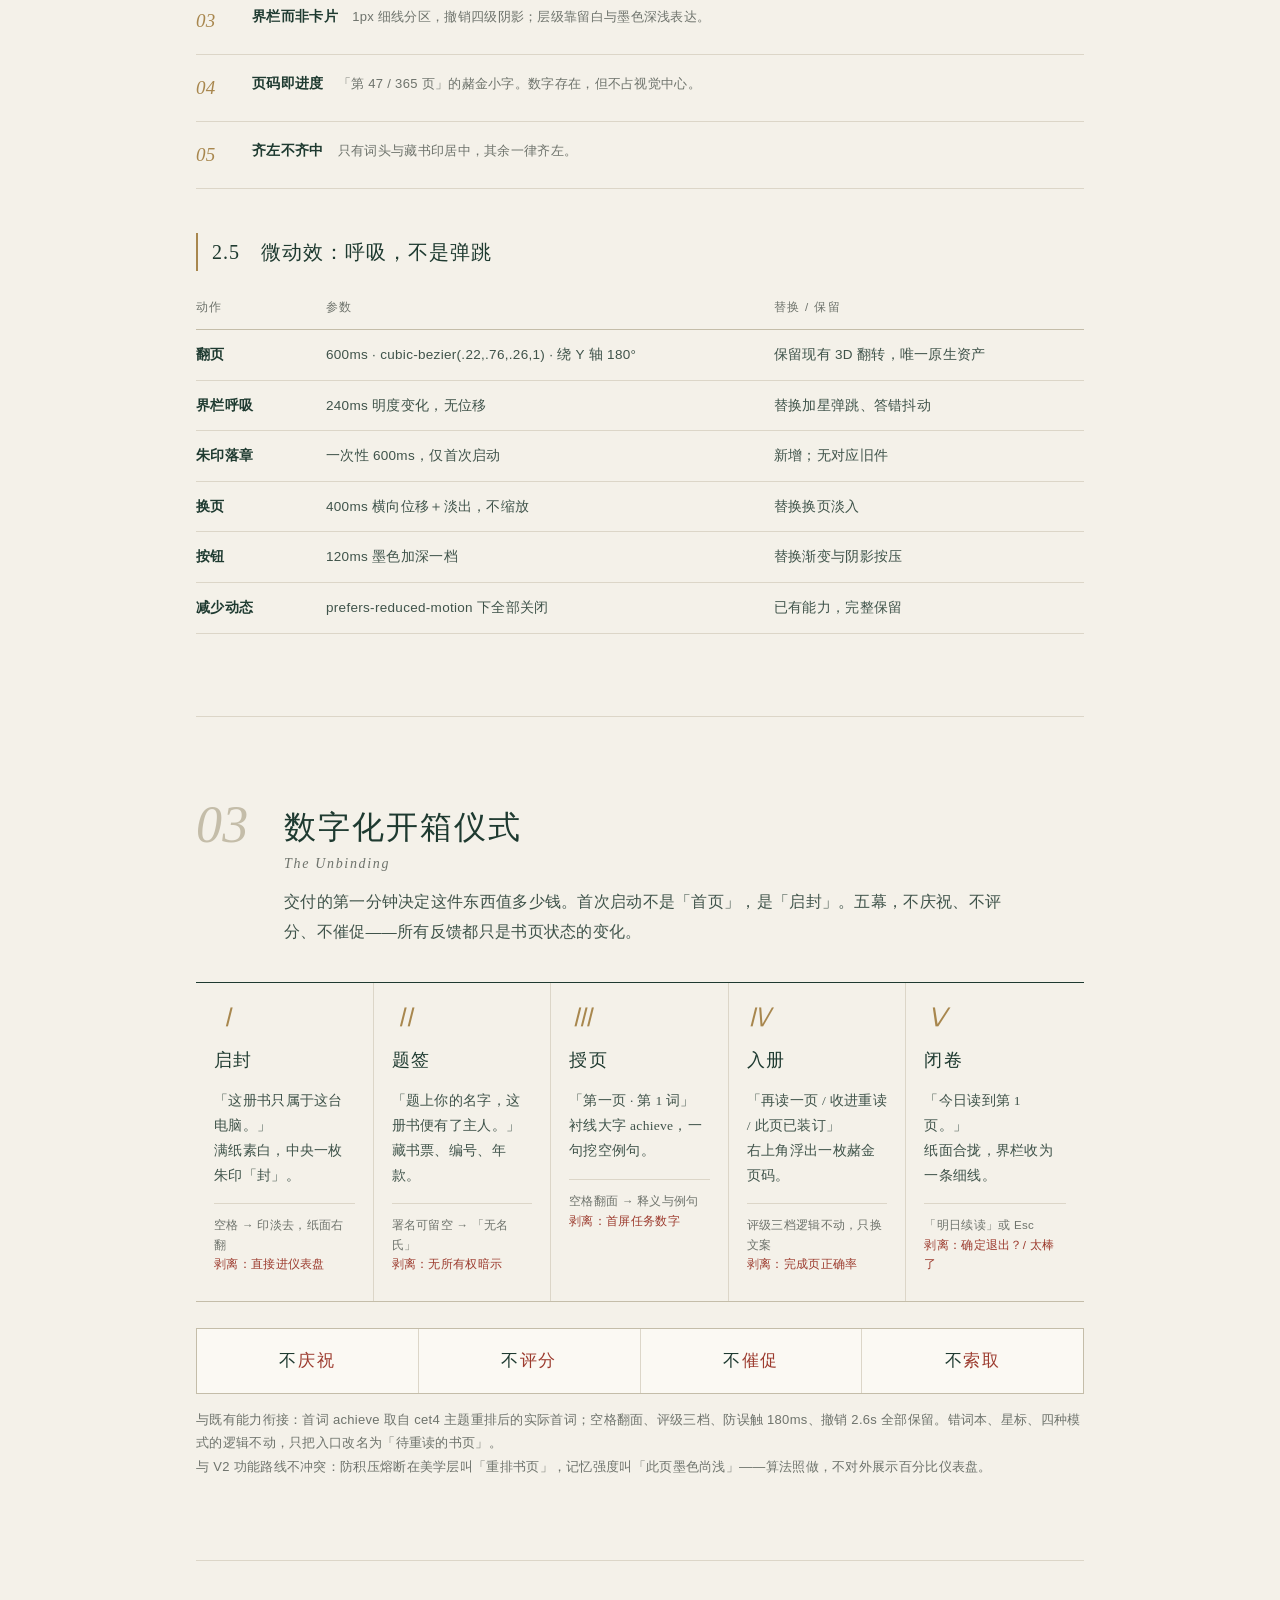
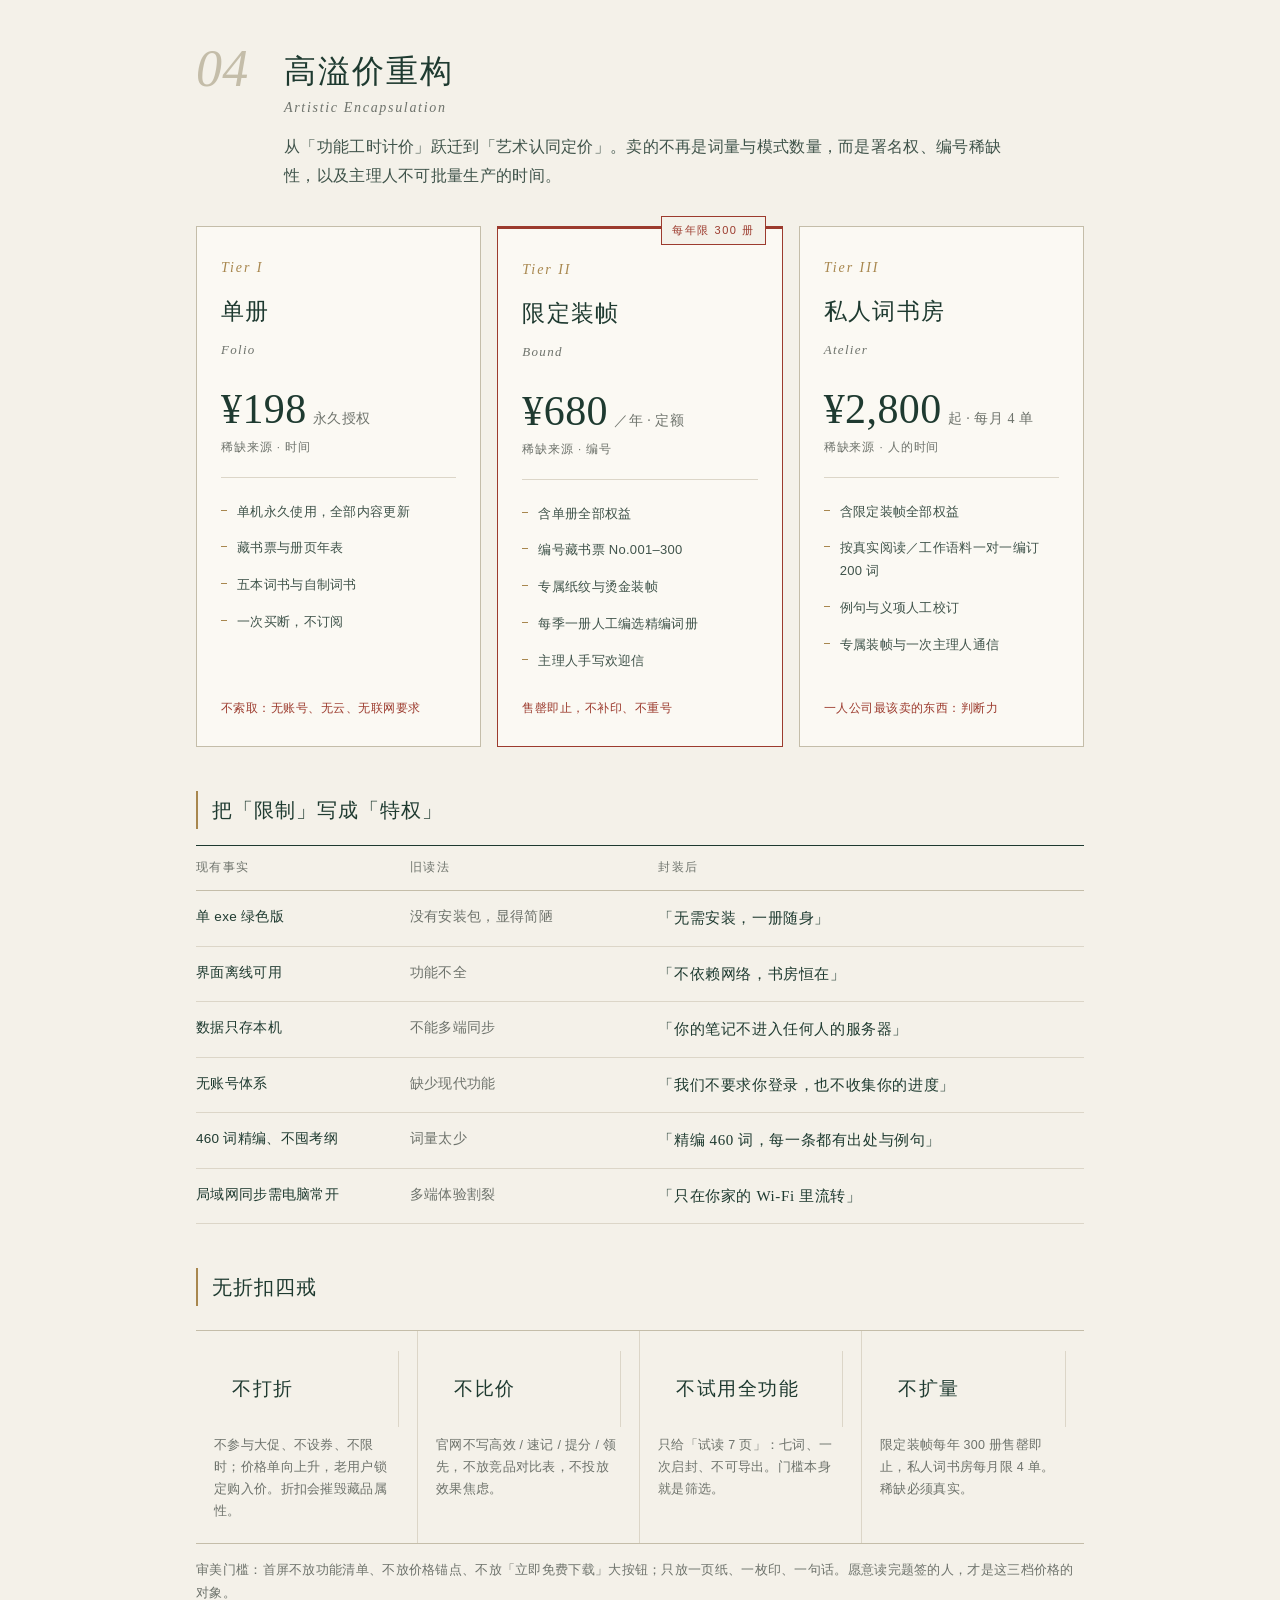
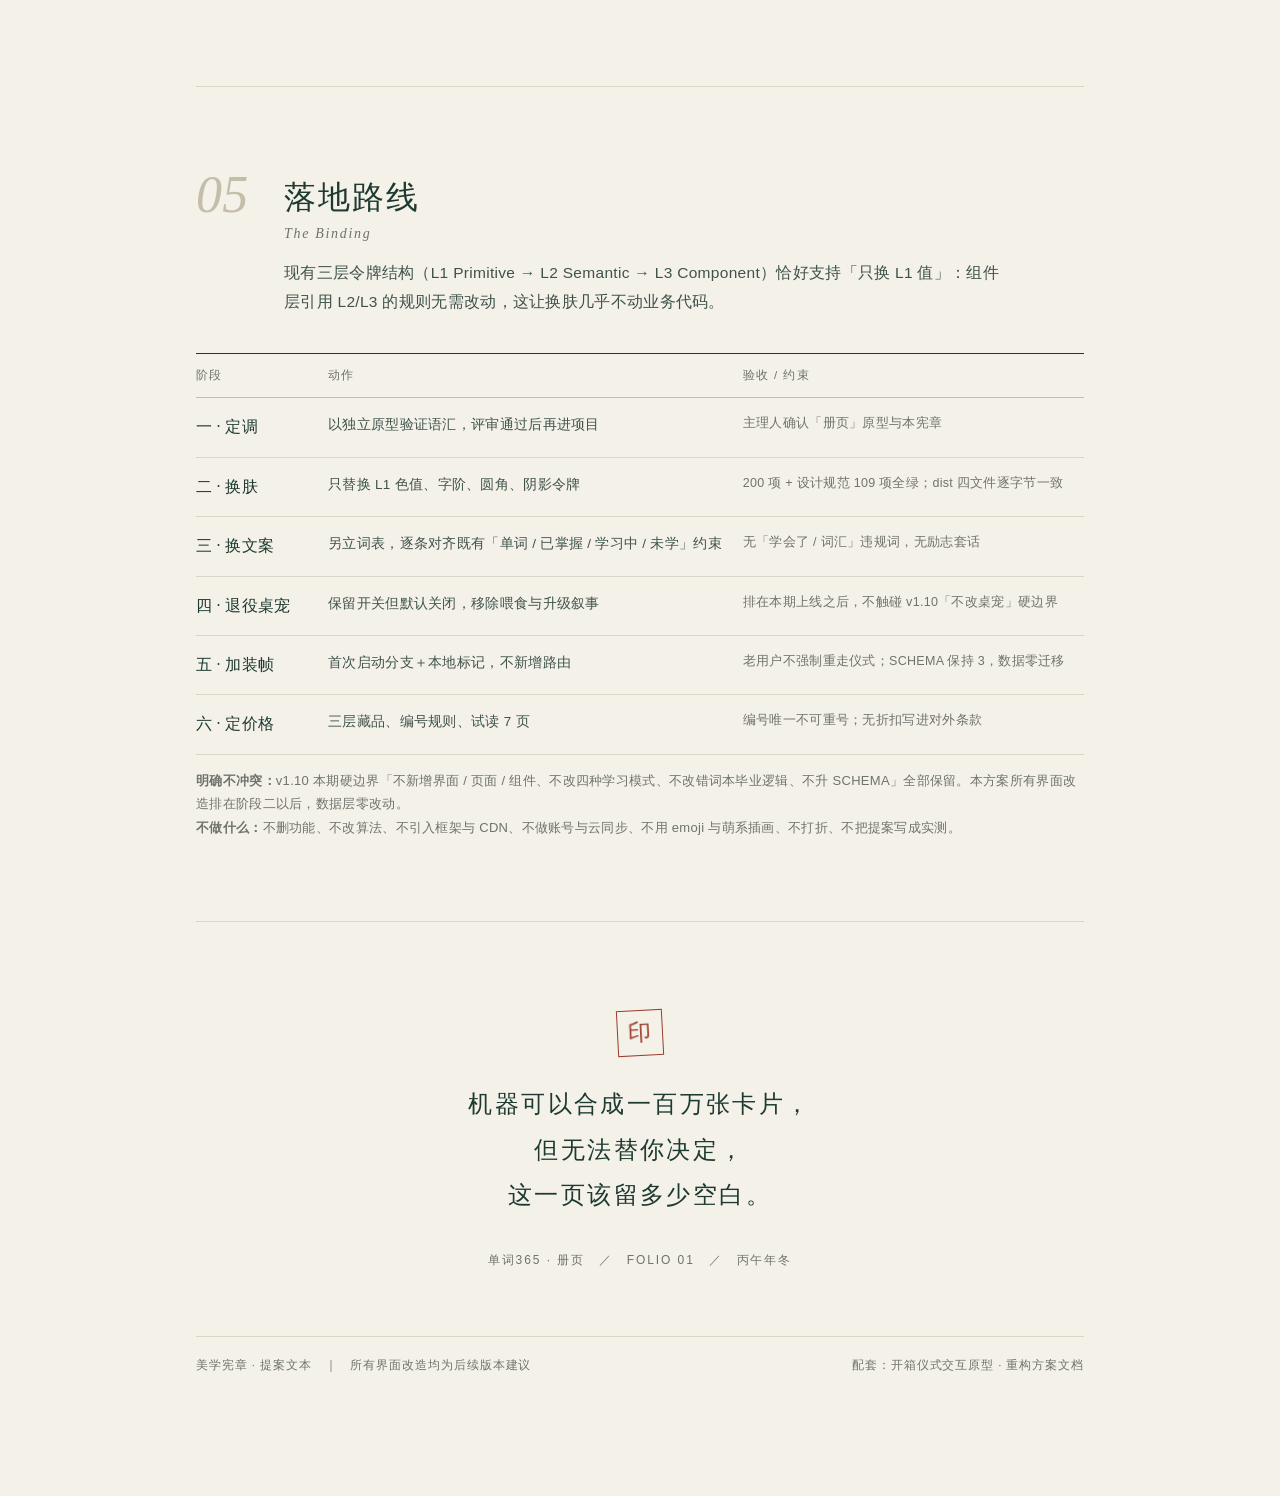
<file: 单词365_美学宪章.html>
<!doctype html>
<html lang="zh-CN">
<head>
<meta charset="utf-8">
<meta name="viewport" content="width=device-width, initial-scale=1">
<title>单词365 · 册页｜美学宪章 Folio 01</title>
<style>
  :root{
    --paper:#F4F1E9;
    --leaf:#FBF9F3;
    --ink:#1E3A30;
    --ink-soft:#3F534A;
    --mute:#6E736C;
    --rule:#DCD6C8;
    --rule-strong:#C4BDA9;
    --seal:#9C3B2E;
    --gold:#A8874E;
    --serif-latin:"EB Garamond","Cormorant Garamond",Georgia,"Times New Roman",serif;
    --serif-cn:"Songti SC","STSong","SimSun","Noto Serif CJK SC",serif;
    --sans:"Microsoft YaHei UI","PingFang SC","Microsoft YaHei",-apple-system,"Segoe UI",sans-serif;
    --sp:8px;
  }
  *{box-sizing:border-box;margin:0;padding:0}
  html{scroll-behavior:smooth}
  body{
    background:var(--paper);color:var(--ink);
    font-family:var(--sans);font-size:15px;line-height:1.9;
    letter-spacing:.02em;-webkit-font-smoothing:antialiased;
  }
  /* 纸纹：材质，不是装饰渐变 */
  body::before{
    content:"";position:fixed;inset:0;pointer-events:none;z-index:0;opacity:.038;
    background-image:url("data:image/svg+xml,%3Csvg xmlns='http://www.w3.org/2000/svg' width='180' height='180'%3E%3Cfilter id='n'%3E%3CfeTurbulence type='fractalNoise' baseFrequency='.86' numOctaves='3' stitchTiles='stitch'/%3E%3C/filter%3E%3Crect width='180' height='180' filter='url(%23n)' opacity='.6'/%3E%3C/svg%3E");
    mix-blend-mode:multiply;
  }
  .page{position:relative;z-index:1;max-width:1000px;margin:0 auto;padding:0 56px 120px}

  /* ---------- 卷首 ---------- */
  .colophon{
    display:flex;justify-content:space-between;align-items:baseline;gap:16px;
    padding:22px 0 18px;border-bottom:1px solid var(--rule);
    font-size:11.5px;letter-spacing:.16em;color:var(--mute);text-transform:uppercase;
  }
  .colophon b{font-weight:500;color:var(--ink-soft)}
  .toc{
    position:sticky;top:0;z-index:5;background:rgba(244,241,233,.94);
    border-bottom:1px solid var(--rule);
    display:flex;gap:26px;flex-wrap:wrap;padding:13px 0;margin-bottom:0;
    font-size:12px;letter-spacing:.08em;
  }
  .toc a{color:var(--mute);text-decoration:none;border-bottom:1px solid transparent;padding-bottom:2px;transition:color .24s,border-color .24s}
  .toc a:hover,.toc a:focus-visible{color:var(--seal);border-color:var(--seal)}

  /* ---------- 扉页 ---------- */
  .frontis{text-align:center;padding:104px 0 92px;border-bottom:1px solid var(--rule)}
  .seal-mark{
    width:74px;height:74px;margin:0 auto 40px;border:2px solid var(--seal);
    display:grid;place-items:center;color:var(--seal);
    font-family:var(--serif-cn);font-size:38px;line-height:1;
    transform:rotate(-3deg);opacity:.92;
    animation:stamp .9s cubic-bezier(.22,.76,.26,1) both;
  }
  @keyframes stamp{from{opacity:0;transform:rotate(-3deg) scale(1.14)}to{opacity:.92;transform:rotate(-3deg) scale(1)}}
  .frontis .kicker{font-size:12px;letter-spacing:.34em;color:var(--gold);margin-bottom:26px}
  .frontis h1{
    font-family:var(--serif-cn);font-weight:400;font-size:clamp(38px,5.6vw,63px);
    line-height:1.25;letter-spacing:.08em;
  }
  .frontis h1 span{display:block;font-family:var(--serif-latin);font-size:.42em;letter-spacing:.22em;color:var(--mute);margin-top:18px;font-style:italic}
  .frontis .lede{
    max-width:520px;margin:34px auto 0;color:var(--ink-soft);font-size:16px;line-height:2;
  }
  .frontis .oath{
    margin-top:38px;font-size:12.5px;color:var(--mute);letter-spacing:.1em;
  }
  .frontis .oath::before,.frontis .oath::after{content:"—";color:var(--rule-strong);margin:0 14px}
  .frontis .folio-no{margin-top:64px;font-family:var(--serif-latin);font-size:13px;letter-spacing:.2em;color:var(--gold)}

  /* ---------- 章 ---------- */
  section{padding:82px 0;border-bottom:1px solid var(--rule);scroll-margin-top:56px}
  .ch-head{display:flex;align-items:flex-start;gap:26px;margin-bottom:14px}
  .ch-no{font-family:var(--serif-latin);font-size:52px;line-height:1;color:var(--rule-strong);font-style:italic;min-width:62px}
  .ch-head h2{font-family:var(--serif-cn);font-weight:400;font-size:32px;line-height:1.4;letter-spacing:.06em;padding-top:6px}
  .ch-head .en{display:block;font-family:var(--serif-latin);font-style:italic;font-size:14px;letter-spacing:.12em;color:var(--mute);margin-top:4px}
  .ch-intro{color:var(--ink-soft);max-width:720px;margin:0 0 36px 88px;font-size:15.5px}
  h3{font-family:var(--serif-cn);font-weight:400;font-size:20px;letter-spacing:.05em;margin:44px 0 16px;padding-left:14px;border-left:2px solid var(--gold)}
  p.note{color:var(--mute);font-size:13px;margin-top:14px;line-height:1.8}

  /* ---------- 体检表 ---------- */
  .audit{width:100%;border-collapse:collapse;font-size:13.5px;line-height:1.75}
  .audit th{
    text-align:left;font-weight:500;font-size:11.5px;letter-spacing:.14em;color:var(--mute);
    border-top:1px solid var(--ink);border-bottom:1px solid var(--rule-strong);padding:12px 12px 12px 0;
  }
  .audit td{border-bottom:1px solid var(--rule);padding:15px 12px 15px 0;vertical-align:top}
  .audit td:first-child{font-family:var(--serif-latin);color:var(--gold);font-size:17px;width:34px}
  .audit td:nth-child(2){width:150px;font-weight:600}
  .audit td:nth-child(3){width:34%;color:var(--mute)}
  .audit .fix{color:var(--ink);font-weight:500}
  .audit tr:hover td{background:rgba(168,135,78,.055)}

  .verdict{
    margin-top:34px;padding:26px 30px;border:1px solid var(--rule-strong);
    border-left:3px solid var(--seal);background:var(--leaf);
    font-family:var(--serif-cn);font-size:19px;line-height:1.9;letter-spacing:.04em;
  }
  .verdict small{display:block;font-family:var(--sans);font-size:12px;letter-spacing:.12em;color:var(--mute);margin-bottom:10px}

  /* ---------- 禁用清单 ---------- */
  .banned{display:grid;grid-template-columns:repeat(3,1fr);gap:0 30px;margin-top:26px}
  .banned div{padding:11px 0;border-bottom:1px solid var(--rule);font-size:13.5px;color:var(--mute)}
  .banned div::before{content:"×";color:var(--seal);margin-right:10px;font-family:var(--serif-latin);font-size:16px}
  .kept{margin-top:22px;font-size:13.5px;color:var(--ink-soft)}
  .kept b{font-weight:600;color:var(--ink)}

  /* ---------- 原型隐喻 ---------- */
  .metaphor{display:grid;grid-template-columns:1fr 1fr;gap:0;margin-top:12px;border-top:1px solid var(--ink)}
  .metaphor .row{display:grid;grid-template-columns:1fr 26px 1fr;gap:10px;padding:14px 0;border-bottom:1px solid var(--rule);font-size:13.5px}
  .metaphor .row span:first-child{color:var(--mute)}
  .metaphor .row .arrow{color:var(--gold);text-align:center;font-family:var(--serif-latin)}
  .metaphor .row span:last-child{font-weight:500}
  .worldview{margin-top:32px;text-align:center;font-family:var(--serif-cn);font-size:22px;letter-spacing:.06em;line-height:2;color:var(--ink);padding:30px 0;border-top:1px solid var(--rule);border-bottom:1px solid var(--rule)}

  /* ---------- 色卡 ---------- */
  .palette{display:grid;grid-template-columns:repeat(4,1fr);gap:14px;margin-top:22px}
  .sw{background:var(--leaf);border:1px solid var(--rule);padding:0}
  .sw .chip{height:96px;border-bottom:1px solid var(--rule)}
  .sw .meta{padding:12px 14px 14px}
  .sw .nm{font-family:var(--serif-cn);font-size:16px;letter-spacing:.04em}
  .sw .hex{font-family:var(--serif-latin);font-size:13px;color:var(--mute);letter-spacing:.08em;margin-top:2px}
  .sw .use{font-size:11.5px;color:var(--mute);margin-top:8px;line-height:1.6}
  .ratio{margin-top:22px;display:flex;height:8px;border:1px solid var(--rule)}
  .ratio i{display:block;height:100%}
  .ratio-legend{font-size:11.5px;color:var(--mute);letter-spacing:.1em;margin-top:9px}

  /* ---------- 字阶 ---------- */
  .type-scale{border-top:1px solid var(--ink);margin-top:20px}
  .ts-row{display:grid;grid-template-columns:92px 1fr;gap:24px;align-items:baseline;padding:18px 0;border-bottom:1px solid var(--rule)}
  .ts-row .lab{font-family:var(--serif-latin);font-size:12px;color:var(--gold);letter-spacing:.1em;line-height:1.7}
  .ts-row .lab em{display:block;font-style:normal;color:var(--mute);font-family:var(--sans);font-size:11px;letter-spacing:.04em}
  .t4{font-family:var(--serif-latin);font-size:63px;line-height:1.05;letter-spacing:.01em}
  .t3{font-family:var(--serif-cn);font-size:39px;line-height:1.25;letter-spacing:.06em}
  .t2{font-family:var(--serif-cn);font-size:24px;line-height:1.4;letter-spacing:.05em}
  .t1{font-size:17px;font-weight:500;letter-spacing:.03em}
  .t0{font-size:15px;line-height:1.9}
  .tm{font-size:12px;color:var(--mute);letter-spacing:.06em}

  /* ---------- 留白 / 动效 ---------- */
  .rules{counter-reset:r;margin-top:20px}
  .rules li{list-style:none;counter-increment:r;display:grid;grid-template-columns:40px 1fr;gap:16px;padding:15px 0;border-bottom:1px solid var(--rule);font-size:14px}
  .rules li::before{content:counter(r,decimal-leading-zero);font-family:var(--serif-latin);font-style:italic;color:var(--gold);font-size:19px}
  .rules b{font-weight:600}
  .rules span{color:var(--mute);font-size:13px}
  .motion{width:100%;border-collapse:collapse;font-size:13.5px;margin-top:14px}
  .motion th{text-align:left;font-weight:500;color:var(--mute);font-size:11.5px;letter-spacing:.12em;border-bottom:1px solid var(--rule-strong);padding:10px 10px 10px 0}
  .motion td{border-bottom:1px solid var(--rule);padding:12px 10px 12px 0;color:var(--ink-soft)}
  .motion td:first-child{font-weight:600;color:var(--ink);width:130px}

  /* ---------- 五幕 ---------- */
  .acts{display:grid;grid-template-columns:repeat(5,1fr);border-top:1px solid var(--ink);border-bottom:1px solid var(--rule-strong);margin-top:24px}
  .act{padding:22px 18px 26px;border-right:1px solid var(--rule);position:relative;transition:background .3s}
  .act:last-child{border-right:none}
  .act:hover{background:var(--leaf)}
  .act .no{font-family:var(--serif-latin);font-style:italic;font-size:26px;color:var(--gold);line-height:1}
  .act h4{font-family:var(--serif-cn);font-weight:400;font-size:18px;letter-spacing:.08em;margin:12px 0 12px}
  .act .line{font-family:var(--serif-cn);font-size:13.5px;line-height:1.85;color:var(--ink-soft);min-height:76px}
  .act .strip{margin-top:14px;padding-top:12px;border-top:1px solid var(--rule);font-size:11.5px;color:var(--mute);line-height:1.7}
  .iron{margin-top:26px;display:flex;gap:0;border:1px solid var(--rule-strong);background:var(--leaf)}
  .iron div{flex:1;text-align:center;padding:16px 8px;border-right:1px solid var(--rule);font-family:var(--serif-cn);font-size:17px;letter-spacing:.1em}
  .iron div:last-child{border-right:none}
  .iron div b{color:var(--seal);font-weight:400}

  /* ---------- 定价 ---------- */
  .tiers{display:grid;grid-template-columns:repeat(3,1fr);gap:16px;margin-top:24px}
  .tier{background:var(--leaf);border:1px solid var(--rule-strong);padding:28px 24px 26px;display:flex;flex-direction:column;position:relative}
  .tier.featured{border-color:var(--seal);border-top-width:3px}
  .tier .stamp{position:absolute;top:-13px;right:16px;background:var(--paper);border:1px solid var(--seal);color:var(--seal);font-size:11px;letter-spacing:.14em;padding:3px 10px}
  .tier .lv{font-family:var(--serif-latin);font-style:italic;font-size:14px;color:var(--gold);letter-spacing:.14em}
  .tier h4{font-family:var(--serif-cn);font-weight:400;font-size:23px;letter-spacing:.06em;margin:8px 0 4px}
  .tier .en2{font-family:var(--serif-latin);font-style:italic;font-size:13px;color:var(--mute);letter-spacing:.1em}
  .tier .price{font-family:var(--serif-latin);font-size:42px;line-height:1.2;margin:22px 0 2px;letter-spacing:.01em}
  .tier .price small{font-size:14px;color:var(--mute);margin-left:6px;letter-spacing:.04em}
  .tier .basis{font-size:11.5px;color:var(--mute);letter-spacing:.08em;margin-bottom:18px}
  .tier ul{list-style:none;border-top:1px solid var(--rule);padding-top:16px}
  .tier li{font-size:13px;color:var(--ink-soft);padding:7px 0 7px 16px;position:relative;line-height:1.75}
  .tier li::before{content:"";position:absolute;left:0;top:16px;width:6px;height:1px;background:var(--gold)}
  .tier .scarce{margin-top:auto;padding-top:18px;font-size:12px;color:var(--seal);letter-spacing:.04em}

  .translate{width:100%;border-collapse:collapse;font-size:13.5px;margin-top:12px}
  .translate th{text-align:left;font-weight:500;font-size:11.5px;letter-spacing:.12em;color:var(--mute);border-top:1px solid var(--ink);border-bottom:1px solid var(--rule-strong);padding:11px 12px 11px 0}
  .translate td{border-bottom:1px solid var(--rule);padding:13px 12px 13px 0;vertical-align:top}
  .translate td:nth-child(2){color:var(--mute);width:28%}
  .translate td:nth-child(3){font-family:var(--serif-cn);font-size:15px;letter-spacing:.04em}

  .vows{display:grid;grid-template-columns:repeat(4,1fr);gap:0;margin-top:24px;border-top:1px solid var(--rule-strong);border-bottom:1px solid var(--rule-strong)}
  .vows div{padding:20px 18px;border-right:1px solid var(--rule)}
  .vows div:last-child{border-right:none}
  .vows .v{font-family:var(--serif-cn);font-size:19px;letter-spacing:.08em;margin-bottom:8px}
  .vows p{font-size:12.5px;color:var(--mute);line-height:1.75}

  /* ---------- 路线 / 尾 ---------- */
  .roadmap{width:100%;border-collapse:collapse;font-size:13.5px;margin-top:16px}
  .roadmap th{text-align:left;font-weight:500;font-size:11.5px;letter-spacing:.12em;color:var(--mute);border-top:1px solid var(--ink);border-bottom:1px solid var(--rule-strong);padding:11px 12px 11px 0}
  .roadmap td{border-bottom:1px solid var(--rule);padding:14px 12px 14px 0;vertical-align:top;color:var(--ink-soft)}
  .roadmap td:first-child{font-family:var(--serif-cn);font-size:16px;color:var(--ink);width:132px}
  .roadmap td:nth-child(3){font-size:12.5px;color:var(--mute)}

  .closing{text-align:center;padding:88px 0 0}
  .closing .mark{width:46px;height:46px;margin:0 auto 26px;border:1.5px solid var(--seal);display:grid;place-items:center;color:var(--seal);font-family:var(--serif-cn);font-size:23px;transform:rotate(-3deg)}
  .closing .q{font-family:var(--serif-cn);font-size:24px;letter-spacing:.1em;line-height:1.9}
  .closing .sig{margin-top:30px;font-size:12px;color:var(--mute);letter-spacing:.16em}
  footer{margin-top:64px;padding-top:18px;border-top:1px solid var(--rule);display:flex;justify-content:space-between;flex-wrap:wrap;gap:10px;font-size:11.5px;color:var(--mute);letter-spacing:.08em}

  /* ---------- 呼吸 ---------- */
  .reveal{opacity:0;transform:translateY(14px);transition:opacity .7s var(--ease),transform .7s var(--ease)}
  :root{--ease:cubic-bezier(.22,.7,.3,1)}
  .reveal.in{opacity:1;transform:none}
  :focus-visible{outline:1.5px solid var(--seal);outline-offset:3px}
  ::selection{background:rgba(156,59,46,.16)}

  @media(max-width:860px){
    .page{padding:0 22px 80px}
    .palette,.tiers,.banned,.vows,.acts,.metaphor{grid-template-columns:1fr 1fr}
    .acts .act{border-bottom:1px solid var(--rule)}
    .ch-intro{margin-left:0}
    .t4{font-size:44px}.t3{font-size:30px}
    .frontis{padding:70px 0 62px}
    .iron{flex-wrap:wrap}.iron div{flex:1 1 50%}
    .audit td:nth-child(3){width:auto}
  }
  @media(max-width:560px){
    .palette,.tiers,.banned,.vows,.acts,.metaphor{grid-template-columns:1fr}
    .tier,.act{border-right:none;border-bottom:1px solid var(--rule)}
    .audit,.translate,.motion,.roadmap{font-size:12px}
  }
  @media(prefers-reduced-motion:reduce){
    *{animation:none!important;transition:none!important;scroll-behavior:auto!important}
    .reveal{opacity:1;transform:none}
  }
  @media print{
    body::before{display:none}.toc{display:none}.reveal{opacity:1;transform:none}
    section{break-inside:avoid;padding:40px 0}.page{padding:0 20px}
  }
</style>
</head>
<body>
<div class="page">

  <div class="colophon">
    <span><b>单词365 · 册页</b>　Aesthetic Charter</span>
    <span>Folio 01　/　2026-11-13</span>
  </div>

  <nav class="toc" aria-label="章节导航">
    <a href="#s1">01　去塑料感体检</a>
    <a href="#s2">02　美学宪章</a>
    <a href="#s3">03　数字化开箱</a>
    <a href="#s4">04　高溢价重构</a>
    <a href="#s5">05　落地路线</a>
  </nav>

  <!-- 扉页 -->
  <header class="frontis">
    <div class="seal-mark" aria-hidden="true">册</div>
    <div class="kicker">F O L I O　·　A　P R I V A T E　L E X I C O N</div>
    <h1>一日一页，词自成书<span>One page a day, a lexicon of your own</span></h1>
    <p class="lede">这不是打卡软件，是一座只装在这台电脑里的私人词书房。<br>每天翻开一页，一年装订成册。</p>
    <p class="oath">你的私人词书房，只在此机，不上传云端</p>
    <div class="folio-no">— 第 一 册 · 第 一 版 —</div>
  </header>

  <!-- 01 -->
  <section id="s1" class="reveal">
    <div class="ch-head"><div class="ch-no">01</div><h2>去塑料感体检<span class="en">An Audit of the Commonplace</span></h2></div>
    <p class="ch-intro">工程正确性已经满分：187 个三层令牌、WCAG 2.1 AA、44px 命中区、200 项测试全绿。但正确性可以被复制。这份体检只找一件事——哪些触点在替「通用模板」说话，而不是替这册书说话。</p>

    <h3>十处病灶与处置</h3>
    <table class="audit">
      <thead><tr><th></th><th>触点</th><th>现状</th><th>处置</th></tr></thead>
      <tbody>
        <tr><td>Ⅰ</td><td>品牌语</td><td>「365天，每天进步一点」</td><td class="fix">改「一日一页，词自成书」；副题立下不上传云端的承诺</td></tr>
        <tr><td>Ⅱ</td><td>命名</td><td>品类描述型，无装帧体系</td><td class="fix">主名保留，增序列名「册页 / FOLIO」，对外以「第几册·第几版」纪年</td></tr>
        <tr><td>Ⅲ</td><td>底色</td><td>冷中性灰 <span style="font-family:var(--serif-latin)">#F7F7F4</span> ＋ 纯白卡片</td><td class="fix">暖纸 <span style="font-family:var(--serif-latin)">#F4F1E9</span>；纯白只属于「纸页」</td></tr>
        <tr><td>Ⅳ</td><td>形状</td><td>14–24px 圆角、渐变封面、浅绿底虚线页签</td><td class="fix">全部直角，撤掉渐变与阴影，激活态改用界栏下压</td></tr>
        <tr><td>Ⅴ</td><td>字体</td><td>系统字体兜底；衬线只用于词头</td><td class="fix">1.618 韵律字阶，宋体标题／黑体正文，西文 Garamond 本地分发</td></tr>
        <tr><td>Ⅵ</td><td>首屏</td><td>环形进度＋今日计划数字＋四入口</td><td class="fix">改「扉页」：日期、页码、一个词、一个动作</td></tr>
        <tr><td>Ⅶ</td><td>断更叙事</td><td>「已断签 47 天」「积压 412 词」</td><td class="fix">「书页停在第 47 页，今日续读一页」</td></tr>
        <tr><td>Ⅷ</td><td>激励</td><td>小鲸鱼吃一口、加星弹一下、答错抖动</td><td class="fix">桌宠退役；改藏书印与「已装订 N 页」赭金页码</td></tr>
        <tr><td>Ⅸ</td><td>完成反馈</td><td>按正确率分级的完成页</td><td class="fix">不评级、不庆祝，纸页翻走即可</td></tr>
        <tr><td>Ⅹ</td><td>交付包装</td><td>双击 exe，直接进首页</td><td class="fix">五幕启封仪式：封缄、题签、授页、入册、闭卷</td></tr>
      </tbody>
    </table>

    <div class="verdict"><small>总　判</small>需要剥离的不是功能，是<strong>仪表盘语法</strong>与<strong>励志模板腔</strong>。<br>功能一条都不必删。</div>

    <h3>禁用清单</h3>
    <div class="banned">
      <div>渐变与玻璃拟态</div><div>霓虹紫蓝与发光描边</div><div>圆角堆叠与投影分层</div>
      <div>「太棒了／继续保持」</div><div>环形进度与分数仪表盘</div><div>效果焦虑与提分承诺</div>
      <div>萌系插画与积分商城</div><div>emoji 与打卡分享</div><div>限时优惠与折扣锚点</div>
    </div>
    <p class="kept"><b>完整保留：</b>WCAG 2.1 AA 对比度修复、44px 命中区、统一焦点双环、<span style="font-family:var(--serif-latin)">prefers-contrast / forced-colors / prefers-reduced-motion</span>、600ms 3D 翻页、180ms 防误触、2.6s 撤销。美学升级不以牺牲无障碍为代价。</p>
  </section>

  <!-- 02 -->
  <section id="s2" class="reveal">
    <div class="ch-head"><div class="ch-no">02</div><h2>美学宪章<span class="en">The Charter</span></h2></div>
    <p class="ch-intro">不从外部硬贴一种风格。风格必须从产品已有的物质性里长出来——这件事本身，就是机器无法代劳的判断。</p>

    <h3>2.1　美学原型：私人书房 · 册页</h3>
    <div class="metaphor">
      <div class="row"><span>Logo 是一本打开的书</span><span class="arrow">→</span><span>视觉 DNA 就是「书」，不必另造符号</span></div>
      <div class="row"><span>五种词书 / 单元 / 词条</span><span class="arrow">→</span><span>词书＝册，单元＝章，单词＝页</span></div>
      <div class="row"><span>闪卡 3D 翻转 0.6s</span><span class="arrow">→</span><span>翻卡＝翻页，最古老的交互仪式</span></div>
      <div class="row"><span>26 周热力图</span><span class="arrow">→</span><span>册页年表 / 阅读日历</span></div>
      <div class="row"><span>数据只存本机、无账号</span><span class="arrow">→</span><span>私人书房：不联网，不被人看见</span></div>
      <div class="row"><span>460 词精编，不囤考纲</span><span class="arrow">→</span><span>精编本，拒绝词量军备竞赛</span></div>
    </div>
    <div class="worldview">每天翻开一页，一年装订成册。<br><span style="font-size:16px;color:var(--mute)">不是「坚持了 365 天」，是「写完了一本书」。</span></div>

    <h3>2.2　调色盘 · 60 / 30 / 8 / 2</h3>
    <div class="palette">
      <div class="sw"><div class="chip" style="background:#F4F1E9"></div><div class="meta"><div class="nm">宣纸</div><div class="hex">#F4F1E9</div><div class="use">地 · 全站背景，替代冷灰</div></div></div>
      <div class="sw"><div class="chip" style="background:#FBF9F3"></div><div class="meta"><div class="nm">素页</div><div class="hex">#FBF9F3</div><div class="use">纸 · 卡片与翻开的页</div></div></div>
      <div class="sw"><div class="chip" style="background:#1E3A30"></div><div class="meta"><div class="nm">墨松</div><div class="hex">#1E3A30</div><div class="use">墨 · 正文、词头；由现有 #2E5240 加深</div></div></div>
      <div class="sw"><div class="chip" style="background:#6E736C"></div><div class="meta"><div class="nm">淡墨</div><div class="hex">#6E736C</div><div class="use">次文字、音标；对比度 ≥ 4.5:1</div></div></div>
      <div class="sw"><div class="chip" style="background:#DCD6C8"></div><div class="meta"><div class="nm">界栏</div><div class="hex">#DCD6C8</div><div class="use">界 · 所有分隔线 1px，禁止阴影</div></div></div>
      <div class="sw"><div class="chip" style="background:#9C3B2E"></div><div class="meta"><div class="nm">朱印</div><div class="hex">#9C3B2E</div><div class="use">印 · 藏书印与编号，每屏最多一处</div></div></div>
      <div class="sw"><div class="chip" style="background:#A8874E"></div><div class="meta"><div class="nm">赭金</div><div class="hex">#A8874E</div><div class="use">金 · 页码与烫金边线，不作按钮</div></div></div>
      <div class="sw"><div class="chip" style="background:#C4BDA9"></div><div class="meta"><div class="nm">旧栏</div><div class="hex">#C4BDA9</div><div class="use">强界栏 · 章分隔与表头</div></div></div>
    </div>
    <div class="ratio"><i style="width:60%;background:#F4F1E9"></i><i style="width:30%;background:#1E3A30"></i><i style="width:8%;background:#DCD6C8"></i><i style="width:2%;background:#9C3B2E"></i></div>
    <div class="ratio-legend">地 60%　·　墨 30%　·　界 8%　·　印 2%　（赭金 &lt; 1%）</div>

    <h3>2.3　人文字体层级 · 1.618 韵律</h3>
    <div class="type-scale">
      <div class="ts-row"><div class="lab">Φ⁴<em>63 / 1.05</em></div><div class="t4">achieve</div></div>
      <div class="ts-row"><div class="lab">Φ³<em>39 / 1.25</em></div><div class="t3">一日一页，词自成书</div></div>
      <div class="ts-row"><div class="lab">Φ²<em>24 / 1.4</em></div><div class="t2">第一册 · 校园与学习</div></div>
      <div class="ts-row"><div class="lab">Φ¹<em>17 / 1.5</em></div><div class="t1">翻开今日这一页</div></div>
      <div class="ts-row"><div class="lab">Φ⁰<em>15 / 1.9</em></div><div class="t0">正文齐左，字距 .02em，字重只到 500；留白负责层级，不靠粗细与色块。</div></div>
      <div class="ts-row"><div class="lab">Φ⁻¹<em>12 / 1.7</em></div><div class="tm">/əˈtʃiːv/　·　NO. 001　·　丙午年冬　·　第 47 / 365 页</div></div>
    </div>
    <p class="note">界面离线可用，字体不得走 CDN。随 exe 附带一份 SIL OFL 开源衬线字体与中文宋体子集，仅新增 1–2 个文件；不引入框架、不引入构建步骤。</p>

    <h3>2.4　空间与留白法则</h3>
    <ol class="rules">
      <li><div><b>一屏一页</b>　<span>任一时刻只保留一个视觉焦点；首屏不放环形进度、不放四个入口。</span></div></li>
      <li><div><b>三息留白</b>　<span>块间 ≥ 24px，页边 ≥ 48px，章间 ≥ 72px；页边不小于页宽的 1/8。</span></div></li>
      <li><div><b>界栏而非卡片</b>　<span>1px 细线分区，撤销四级阴影；层级靠留白与墨色深浅表达。</span></div></li>
      <li><div><b>页码即进度</b>　<span>「第 47 / 365 页」的赭金小字。数字存在，但不占视觉中心。</span></div></li>
      <li><div><b>齐左不齐中</b>　<span>只有词头与藏书印居中，其余一律齐左。</span></div></li>
    </ol>

    <h3>2.5　微动效：呼吸，不是弹跳</h3>
    <table class="motion">
      <thead><tr><th>动作</th><th>参数</th><th>替换 / 保留</th></tr></thead>
      <tbody>
        <tr><td>翻页</td><td>600ms · cubic-bezier(.22,.76,.26,1) · 绕 Y 轴 180°</td><td>保留现有 3D 翻转，唯一原生资产</td></tr>
        <tr><td>界栏呼吸</td><td>240ms 明度变化，无位移</td><td>替换加星弹跳、答错抖动</td></tr>
        <tr><td>朱印落章</td><td>一次性 600ms，仅首次启动</td><td>新增；无对应旧件</td></tr>
        <tr><td>换页</td><td>400ms 横向位移＋淡出，不缩放</td><td>替换换页淡入</td></tr>
        <tr><td>按钮</td><td>120ms 墨色加深一档</td><td>替换渐变与阴影按压</td></tr>
        <tr><td>减少动态</td><td>prefers-reduced-motion 下全部关闭</td><td>已有能力，完整保留</td></tr>
      </tbody>
    </table>
  </section>

  <!-- 03 -->
  <section id="s3" class="reveal">
    <div class="ch-head"><div class="ch-no">03</div><h2>数字化开箱仪式<span class="en">The Unbinding</span></h2></div>
    <p class="ch-intro">交付的第一分钟决定这件东西值多少钱。首次启动不是「首页」，是「启封」。五幕，不庆祝、不评分、不催促——所有反馈都只是书页状态的变化。</p>
    <div class="acts">
      <div class="act"><div class="no">Ⅰ</div><h4>启封</h4><div class="line">「这册书只属于这台电脑。」<br>满纸素白，中央一枚朱印「封」。</div><div class="strip">空格 → 印淡去，纸面右翻<br><span style="color:var(--seal)">剥离：直接进仪表盘</span></div></div>
      <div class="act"><div class="no">Ⅱ</div><h4>题签</h4><div class="line">「题上你的名字，这册书便有了主人。」<br>藏书票、编号、年款。</div><div class="strip">署名可留空 → 「无名氏」<br><span style="color:var(--seal)">剥离：无所有权暗示</span></div></div>
      <div class="act"><div class="no">Ⅲ</div><h4>授页</h4><div class="line">「第一页 · 第 1 词」<br>衬线大字 achieve，一句挖空例句。</div><div class="strip">空格翻面 → 释义与例句<br><span style="color:var(--seal)">剥离：首屏任务数字</span></div></div>
      <div class="act"><div class="no">Ⅳ</div><h4>入册</h4><div class="line">「再读一页 / 收进重读 / 此页已装订」<br>右上角浮出一枚赭金页码。</div><div class="strip">评级三档逻辑不动，只换文案<br><span style="color:var(--seal)">剥离：完成页正确率</span></div></div>
      <div class="act"><div class="no">Ⅴ</div><h4>闭卷</h4><div class="line">「今日读到第 1 页。」<br>纸面合拢，界栏收为一条细线。</div><div class="strip">「明日续读」或 Esc<br><span style="color:var(--seal)">剥离：确定退出？/ 太棒了</span></div></div>
    </div>
    <div class="iron"><div>不<b>庆祝</b></div><div>不<b>评分</b></div><div>不<b>催促</b></div><div>不<b>索取</b></div></div>
    <p class="note">与既有能力衔接：首词 achieve 取自 cet4 主题重排后的实际首词；空格翻面、评级三档、防误触 180ms、撤销 2.6s 全部保留。错词本、星标、四种模式的逻辑不动，只把入口改名为「待重读的书页」。<br>与 V2 功能路线不冲突：防积压熔断在美学层叫「重排书页」，记忆强度叫「此页墨色尚浅」——算法照做，不对外展示百分比仪表盘。</p>
  </section>

  <!-- 04 -->
  <section id="s4" class="reveal">
    <div class="ch-head"><div class="ch-no">04</div><h2>高溢价重构<span class="en">Artistic Encapsulation</span></h2></div>
    <p class="ch-intro">从「功能工时计价」跃迁到「艺术认同定价」。卖的不再是词量与模式数量，而是署名权、编号稀缺性，以及主理人不可批量生产的时间。</p>

    <div class="tiers">
      <div class="tier">
        <div class="lv">Tier I</div><h4>单册</h4><div class="en2">Folio</div>
        <div class="price">¥198<small>永久授权</small></div>
        <div class="basis">稀缺来源 · 时间</div>
        <ul><li>单机永久使用，全部内容更新</li><li>藏书票与册页年表</li><li>五本词书与自制词书</li><li>一次买断，不订阅</li></ul>
        <div class="scarce">不索取：无账号、无云、无联网要求</div>
      </div>
      <div class="tier featured">
        <div class="stamp">每年限 300 册</div>
        <div class="lv">Tier II</div><h4>限定装帧</h4><div class="en2">Bound</div>
        <div class="price">¥680<small>／年 · 定额</small></div>
        <div class="basis">稀缺来源 · 编号</div>
        <ul><li>含单册全部权益</li><li>编号藏书票 No.001–300</li><li>专属纸纹与烫金装帧</li><li>每季一册人工编选精编词册</li><li>主理人手写欢迎信</li></ul>
        <div class="scarce">售罄即止，不补印、不重号</div>
      </div>
      <div class="tier">
        <div class="lv">Tier III</div><h4>私人词书房</h4><div class="en2">Atelier</div>
        <div class="price">¥2,800<small>起 · 每月 4 单</small></div>
        <div class="basis">稀缺来源 · 人的时间</div>
        <ul><li>含限定装帧全部权益</li><li>按真实阅读／工作语料一对一编订 200 词</li><li>例句与义项人工校订</li><li>专属装帧与一次主理人通信</li></ul>
        <div class="scarce">一人公司最该卖的东西：判断力</div>
      </div>
    </div>

    <h3>把「限制」写成「特权」</h3>
    <table class="translate">
      <thead><tr><th>现有事实</th><th>旧读法</th><th>封装后</th></tr></thead>
      <tbody>
        <tr><td>单 exe 绿色版</td><td>没有安装包，显得简陋</td><td>「无需安装，一册随身」</td></tr>
        <tr><td>界面离线可用</td><td>功能不全</td><td>「不依赖网络，书房恒在」</td></tr>
        <tr><td>数据只存本机</td><td>不能多端同步</td><td>「你的笔记不进入任何人的服务器」</td></tr>
        <tr><td>无账号体系</td><td>缺少现代功能</td><td>「我们不要求你登录，也不收集你的进度」</td></tr>
        <tr><td>460 词精编、不囤考纲</td><td>词量太少</td><td>「精编 460 词，每一条都有出处与例句」</td></tr>
        <tr><td>局域网同步需电脑常开</td><td>多端体验割裂</td><td>「只在你家的 Wi-Fi 里流转」</td></tr>
      </tbody>
    </table>

    <h3>无折扣四戒</h3>
    <div class="vows">
      <div><div class="v">不打折</div><p>不参与大促、不设券、不限时；价格单向上升，老用户锁定购入价。折扣会摧毁藏品属性。</p></div>
      <div><div class="v">不比价</div><p>官网不写高效 / 速记 / 提分 / 领先，不放竞品对比表，不投放效果焦虑。</p></div>
      <div><div class="v">不试用全功能</div><p>只给「试读 7 页」：七词、一次启封、不可导出。门槛本身就是筛选。</p></div>
      <div><div class="v">不扩量</div><p>限定装帧每年 300 册售罄即止，私人词书房每月限 4 单。稀缺必须真实。</p></div>
    </div>
    <p class="note">审美门槛：首屏不放功能清单、不放价格锚点、不放「立即免费下载」大按钮；只放一页纸、一枚印、一句话。愿意读完题签的人，才是这三档价格的对象。</p>
  </section>

  <!-- 05 -->
  <section id="s5" class="reveal">
    <div class="ch-head"><div class="ch-no">05</div><h2>落地路线<span class="en">The Binding</span></h2></div>
    <p class="ch-intro">现有三层令牌结构（L1 Primitive → L2 Semantic → L3 Component）恰好支持「只换 L1 值」：组件层引用 L2/L3 的规则无需改动，这让换肤几乎不动业务代码。</p>
    <table class="roadmap">
      <thead><tr><th>阶段</th><th>动作</th><th>验收 / 约束</th></tr></thead>
      <tbody>
        <tr><td>一 · 定调</td><td>以独立原型验证语汇，评审通过后再进项目</td><td>主理人确认「册页」原型与本宪章</td></tr>
        <tr><td>二 · 换肤</td><td>只替换 L1 色值、字阶、圆角、阴影令牌</td><td>200 项 + 设计规范 109 项全绿；dist 四文件逐字节一致</td></tr>
        <tr><td>三 · 换文案</td><td>另立词表，逐条对齐既有「单词 / 已掌握 / 学习中 / 未学」约束</td><td>无「学会了 / 词汇」违规词，无励志套话</td></tr>
        <tr><td>四 · 退役桌宠</td><td>保留开关但默认关闭，移除喂食与升级叙事</td><td>排在本期上线之后，不触碰 v1.10「不改桌宠」硬边界</td></tr>
        <tr><td>五 · 加装帧</td><td>首次启动分支＋本地标记，不新增路由</td><td>老用户不强制重走仪式；SCHEMA 保持 3，数据零迁移</td></tr>
        <tr><td>六 · 定价格</td><td>三层藏品、编号规则、试读 7 页</td><td>编号唯一不可重号；无折扣写进对外条款</td></tr>
      </tbody>
    </table>
    <p class="note"><b>明确不冲突：</b>v1.10 本期硬边界「不新增界面 / 页面 / 组件、不改四种学习模式、不改错词本毕业逻辑、不升 SCHEMA」全部保留。本方案所有界面改造排在阶段二以后，数据层零改动。<br><b>不做什么：</b>不删功能、不改算法、不引入框架与 CDN、不做账号与云同步、不用 emoji 与萌系插画、不打折、不把提案写成实测。</p>
  </section>

  <div class="closing reveal">
    <div class="mark" aria-hidden="true">印</div>
    <div class="q">机器可以合成一百万张卡片，<br>但无法替你决定，<br>这一页该留多少空白。</div>
    <div class="sig">单词365 · 册页　／　FOLIO 01　／　丙午年冬</div>
  </div>

  <footer>
    <span>美学宪章 · 提案文本　｜　所有界面改造均为后续版本建议</span>
    <span>配套：开箱仪式交互原型 · 重构方案文档</span>
  </footer>
</div>

<script>
  (function(){
    var items = document.querySelectorAll('.reveal');
    if(!('IntersectionObserver' in window)){
      items.forEach(function(el){el.classList.add('in')}); return;
    }
    var io = new IntersectionObserver(function(entries){
      entries.forEach(function(e){
        if(e.isIntersecting){ e.target.classList.add('in'); io.unobserve(e.target); }
      });
    },{threshold:.08,rootMargin:'0px 0px -40px 0px'});
    items.forEach(function(el){io.observe(el)});
  })();
</script>
</body>
</html>
</file>
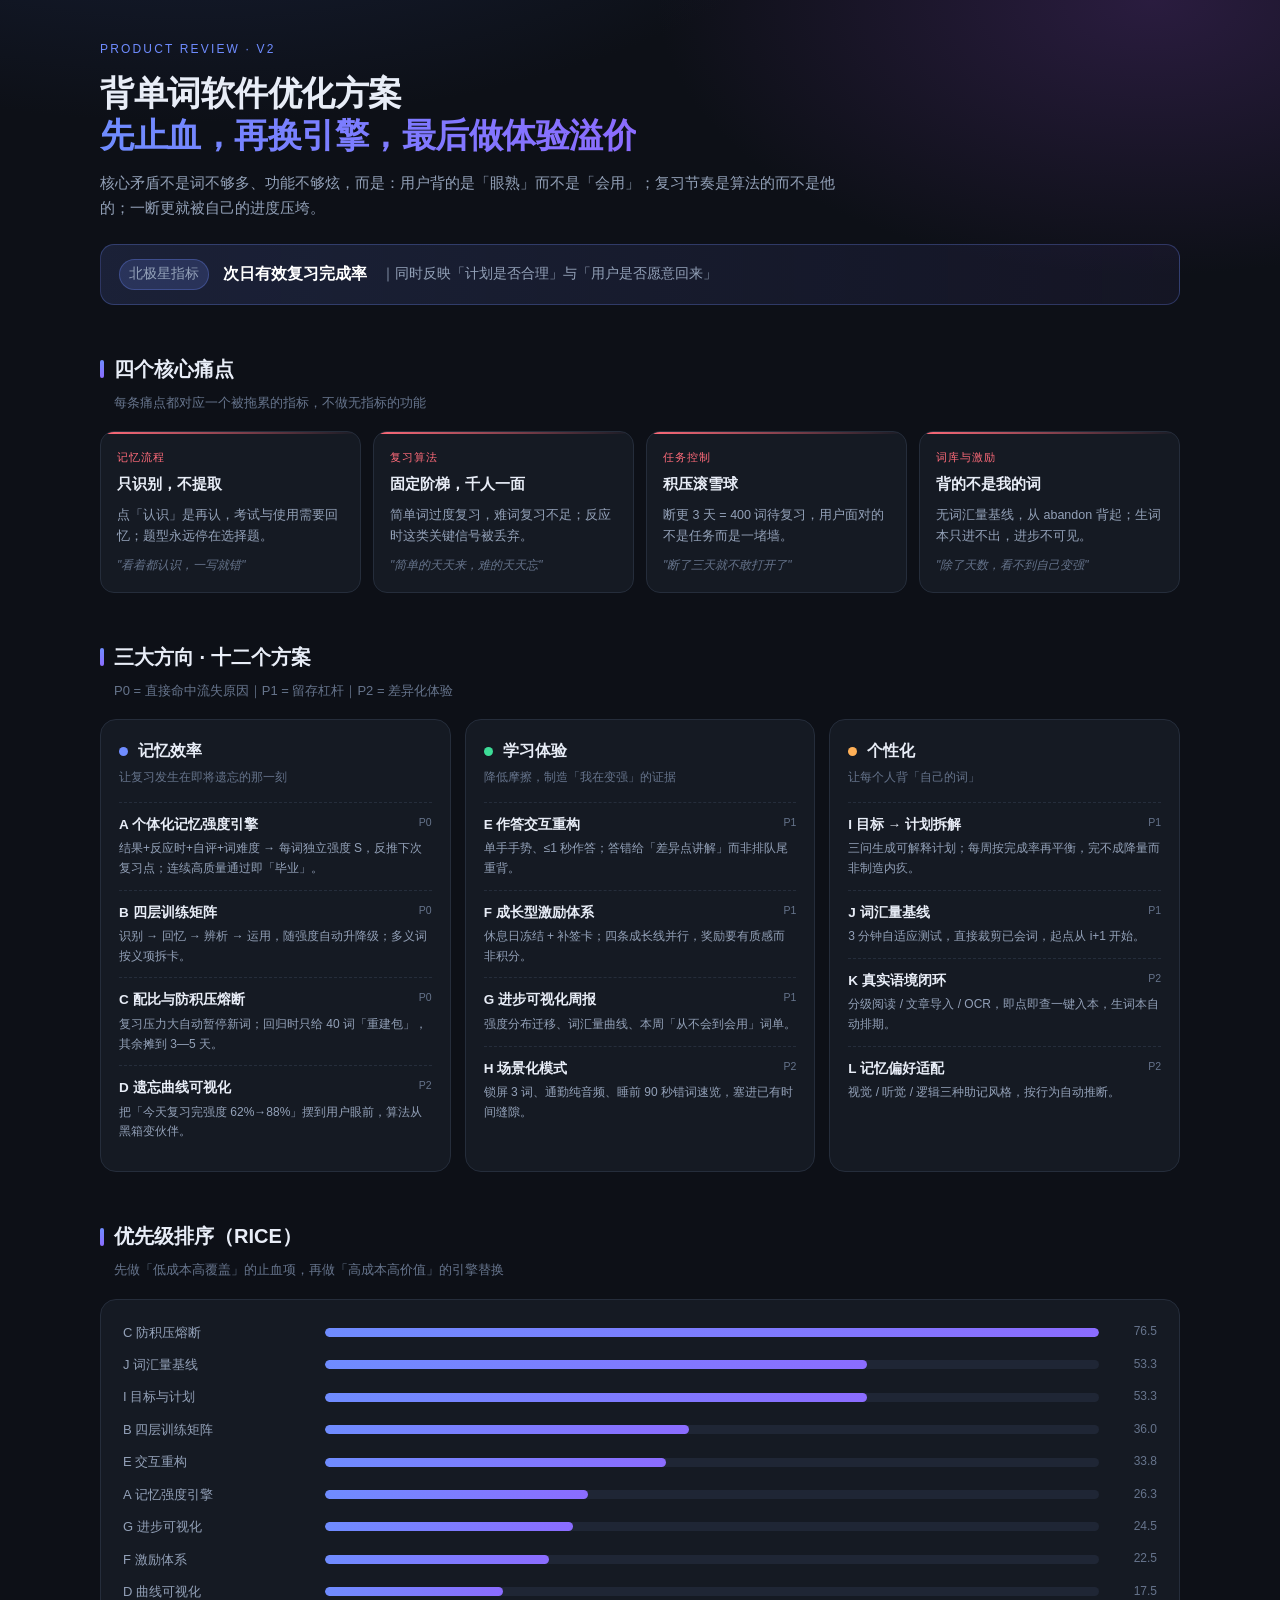
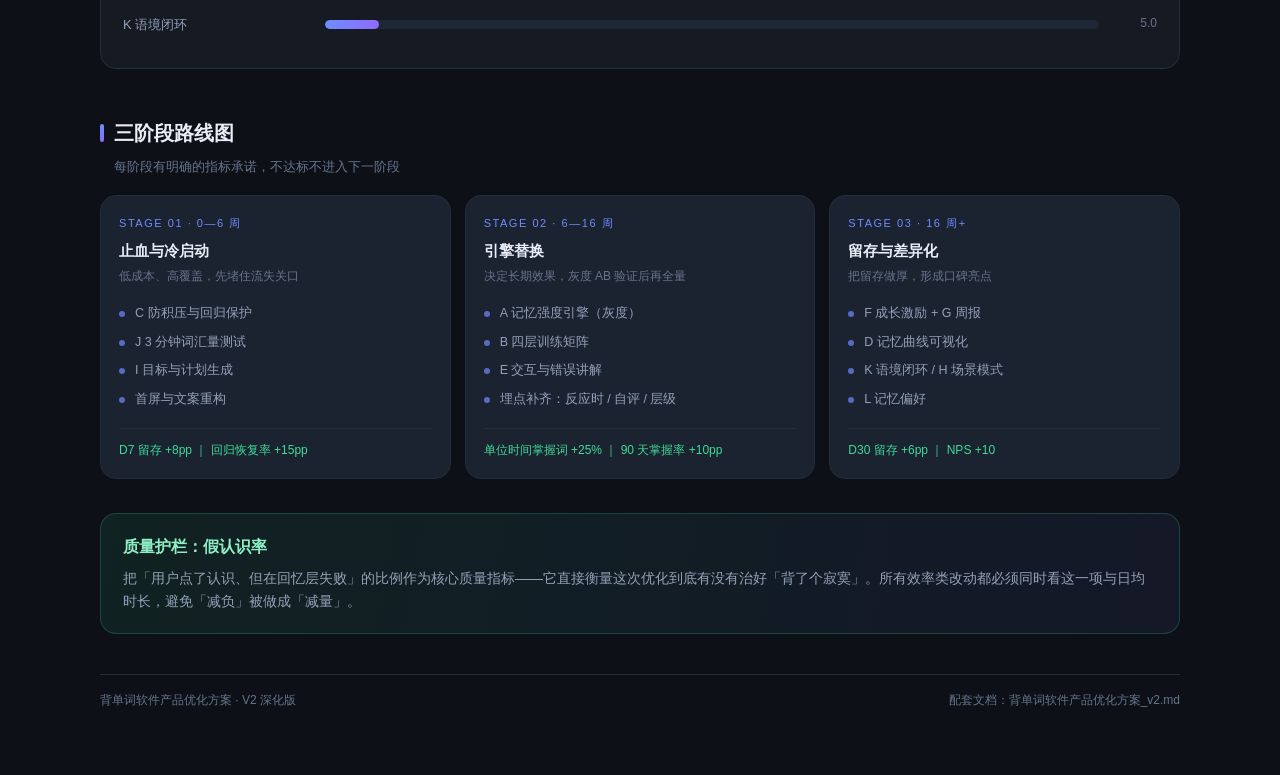
<file: 背单词软件优化方案总览.html>
<!DOCTYPE html>
<html lang="zh-CN">
<head>
<meta charset="UTF-8">
<meta name="viewport" content="width=device-width, initial-scale=1">
<title>背单词软件优化方案总览</title>
<style>
  :root{
    --bg:#0d1017; --panel:#151a23; --panel2:#1b2230; --line:#252d3b;
    --text:#e8edf7; --sub:#93a1b8; --dim:#66748c;
    --brand:#6f8cff; --brand2:#8b6cff; --ok:#3ddc97; --warn:#ffb057; --bad:#ff6b7a;
  }
  *{box-sizing:border-box;margin:0;padding:0}
  body{
    background:radial-gradient(1200px 600px at 15% -10%,#1a2440 0%,transparent 60%),
               radial-gradient(900px 500px at 90% 0%,#2a1c3f 0%,transparent 55%),
               var(--bg);
    color:var(--text);
    font-family:-apple-system,"Segoe UI","PingFang SC","Microsoft YaHei",sans-serif;
    line-height:1.65; padding:40px 24px 64px;
  }
  .wrap{max-width:1080px;margin:0 auto}
  .eyebrow{font-size:12px;letter-spacing:.18em;color:var(--brand);text-transform:uppercase;margin-bottom:12px}
  h1{font-size:34px;line-height:1.25;letter-spacing:-.5px;font-weight:700}
  h1 em{font-style:normal;background:linear-gradient(90deg,var(--brand),var(--brand2));-webkit-background-clip:text;background-clip:text;color:transparent}
  .lede{color:var(--sub);margin-top:14px;max-width:760px;font-size:15px}
  .northstar{
    margin-top:24px;display:flex;gap:14px;align-items:center;flex-wrap:wrap;
    background:linear-gradient(90deg,rgba(111,140,255,.14),rgba(139,108,255,.06));
    border:1px solid rgba(111,140,255,.28);border-radius:14px;padding:14px 18px;
  }
  .northstar b{color:#fff}
  .northstar span{color:var(--sub);font-size:13.5px}
  .chip{font-size:11.5px;padding:3px 9px;border-radius:999px;background:rgba(111,140,255,.18);color:#b9c6ff;border:1px solid rgba(111,140,255,.3)}

  h2{font-size:20px;margin:48px 0 6px;display:flex;align-items:center;gap:10px}
  h2::before{content:"";width:4px;height:18px;border-radius:2px;background:linear-gradient(180deg,var(--brand),var(--brand2))}
  .h2sub{color:var(--dim);font-size:13px;margin-bottom:18px;padding-left:14px}

  .grid4{display:grid;grid-template-columns:repeat(4,1fr);gap:12px}
  .pain{background:var(--panel);border:1px solid var(--line);border-radius:14px;padding:16px;position:relative;overflow:hidden}
  .pain::after{content:"";position:absolute;inset:0 0 auto 0;height:2px;background:linear-gradient(90deg,var(--bad),transparent)}
  .pain .tag{font-size:11px;color:var(--bad);letter-spacing:.08em}
  .pain h3{font-size:15px;margin:6px 0 8px}
  .pain p{font-size:12.5px;color:var(--sub)}
  .pain .quote{font-size:12px;color:var(--dim);margin-top:10px;font-style:italic}

  .cols{display:grid;grid-template-columns:repeat(3,1fr);gap:14px}
  .col{background:var(--panel);border:1px solid var(--line);border-radius:16px;padding:18px;display:flex;flex-direction:column}
  .col .head{display:flex;align-items:center;gap:10px;margin-bottom:4px}
  .dot{width:9px;height:9px;border-radius:50%}
  .col h3{font-size:15.5px}
  .col .goal{font-size:12px;color:var(--dim);margin-bottom:14px}
  .item{padding:11px 0;border-top:1px dashed var(--line)}
  .item:first-of-type{border-top:none}
  .item .t{font-size:13.5px;font-weight:600;display:flex;justify-content:space-between;gap:8px}
  .item .t .p{font-size:10.5px;font-weight:500;color:var(--dim)}
  .item .d{font-size:12px;color:var(--sub);margin-top:3px}
  .p0{color:var(--bad)} .p1{color:var(--warn)} .p2{color:var(--sub)}

  .rice{background:var(--panel);border:1px solid var(--line);border-radius:16px;padding:22px}
  .bar{display:grid;grid-template-columns:190px 1fr 46px;align-items:center;gap:12px;margin-bottom:11px;font-size:13px}
  .bar .name{color:var(--sub)}
  .track{height:9px;background:#1f2635;border-radius:6px;overflow:hidden}
  .fill{height:100%;border-radius:6px;background:linear-gradient(90deg,var(--brand),var(--brand2))}
  .bar .val{text-align:right;color:var(--dim);font-size:12px;font-variant-numeric:tabular-nums}

  .road{display:grid;grid-template-columns:repeat(3,1fr);gap:14px}
  .stage{background:var(--panel2);border:1px solid var(--line);border-radius:16px;padding:18px;position:relative}
  .stage .no{font-size:11px;letter-spacing:.14em;color:var(--brand);margin-bottom:6px}
  .stage h3{font-size:15px;margin-bottom:4px}
  .stage .time{font-size:12px;color:var(--dim);margin-bottom:12px}
  .stage ul{list-style:none;font-size:12.5px;color:var(--sub)}
  .stage li{padding:4px 0 4px 16px;position:relative}
  .stage li::before{content:"";position:absolute;left:0;top:12px;width:6px;height:6px;border-radius:50%;background:var(--brand);opacity:.7}
  .kpi{margin-top:14px;padding-top:12px;border-top:1px solid var(--line);font-size:12px;color:var(--ok)}

  .callout{margin-top:34px;background:linear-gradient(100deg,rgba(61,220,151,.09),rgba(111,140,255,.07));
    border:1px solid rgba(61,220,151,.22);border-radius:16px;padding:20px 22px}
  .callout b{color:#8ff0c6}
  .callout p{font-size:14px;color:var(--sub);margin-top:6px}

  footer{margin-top:40px;color:var(--dim);font-size:12px;border-top:1px solid var(--line);padding-top:16px;display:flex;justify-content:space-between;flex-wrap:wrap;gap:8px}

  @media(max-width:900px){
    .grid4{grid-template-columns:repeat(2,1fr)}
    .cols,.road{grid-template-columns:1fr}
    .bar{grid-template-columns:120px 1fr 40px}
    h1{font-size:26px}
  }
</style>
</head>
<body>
<div class="wrap">

  <div class="eyebrow">Product Review · V2</div>
  <h1>背单词软件优化方案<br><em>先止血，再换引擎，最后做体验溢价</em></h1>
  <p class="lede">核心矛盾不是词不够多、功能不够炫，而是：用户背的是「眼熟」而不是「会用」；复习节奏是算法的而不是他的；一断更就被自己的进度压垮。</p>

  <div class="northstar">
    <span class="chip">北极星指标</span>
    <b>次日有效复习完成率</b>
    <span>｜同时反映「计划是否合理」与「用户是否愿意回来」</span>
  </div>

  <h2>四个核心痛点</h2>
  <div class="h2sub">每条痛点都对应一个被拖累的指标，不做无指标的功能</div>
  <div class="grid4">
    <div class="pain">
      <div class="tag">记忆流程</div>
      <h3>只识别，不提取</h3>
      <p>点「认识」是再认，考试与使用需要回忆；题型永远停在选择题。</p>
      <div class="quote">"看着都认识，一写就错"</div>
    </div>
    <div class="pain">
      <div class="tag">复习算法</div>
      <h3>固定阶梯，千人一面</h3>
      <p>简单词过度复习，难词复习不足；反应时这类关键信号被丢弃。</p>
      <div class="quote">"简单的天天来，难的天天忘"</div>
    </div>
    <div class="pain">
      <div class="tag">任务控制</div>
      <h3>积压滚雪球</h3>
      <p>断更 3 天 = 400 词待复习，用户面对的不是任务而是一堵墙。</p>
      <div class="quote">"断了三天就不敢打开了"</div>
    </div>
    <div class="pain">
      <div class="tag">词库与激励</div>
      <h3>背的不是我的词</h3>
      <p>无词汇量基线，从 abandon 背起；生词本只进不出，进步不可见。</p>
      <div class="quote">"除了天数，看不到自己变强"</div>
    </div>
  </div>

  <h2>三大方向 · 十二个方案</h2>
  <div class="h2sub">P0 = 直接命中流失原因｜P1 = 留存杠杆｜P2 = 差异化体验</div>
  <div class="cols">

    <div class="col">
      <div class="head"><span class="dot" style="background:var(--brand)"></span><h3>记忆效率</h3></div>
      <div class="goal">让复习发生在即将遗忘的那一刻</div>

      <div class="item"><div class="t">A 个体化记忆强度引擎 <span class="p p0">P0</span></div>
        <div class="d">结果+反应时+自评+词难度 → 每词独立强度 S，反推下次复习点；连续高质量通过即「毕业」。</div></div>
      <div class="item"><div class="t">B 四层训练矩阵 <span class="p p0">P0</span></div>
        <div class="d">识别 → 回忆 → 辨析 → 运用，随强度自动升降级；多义词按义项拆卡。</div></div>
      <div class="item"><div class="t">C 配比与防积压熔断 <span class="p p0">P0</span></div>
        <div class="d">复习压力大自动暂停新词；回归时只给 40 词「重建包」，其余摊到 3—5 天。</div></div>
      <div class="item"><div class="t">D 遗忘曲线可视化 <span class="p p2">P2</span></div>
        <div class="d">把「今天复习完强度 62%→88%」摆到用户眼前，算法从黑箱变伙伴。</div></div>
    </div>

    <div class="col">
      <div class="head"><span class="dot" style="background:var(--ok)"></span><h3>学习体验</h3></div>
      <div class="goal">降低摩擦，制造「我在变强」的证据</div>

      <div class="item"><div class="t">E 作答交互重构 <span class="p p1">P1</span></div>
        <div class="d">单手手势、≤1 秒作答；答错给「差异点讲解」而非排队尾重背。</div></div>
      <div class="item"><div class="t">F 成长型激励体系 <span class="p p1">P1</span></div>
        <div class="d">休息日冻结 + 补签卡；四条成长线并行，奖励要有质感而非积分。</div></div>
      <div class="item"><div class="t">G 进步可视化周报 <span class="p p1">P1</span></div>
        <div class="d">强度分布迁移、词汇量曲线、本周「从不会到会用」词单。</div></div>
      <div class="item"><div class="t">H 场景化模式 <span class="p p2">P2</span></div>
        <div class="d">锁屏 3 词、通勤纯音频、睡前 90 秒错词速览，塞进已有时间缝隙。</div></div>
    </div>

    <div class="col">
      <div class="head"><span class="dot" style="background:var(--warn)"></span><h3>个性化</h3></div>
      <div class="goal">让每个人背「自己的词」</div>

      <div class="item"><div class="t">I 目标 → 计划拆解 <span class="p p1">P1</span></div>
        <div class="d">三问生成可解释计划；每周按完成率再平衡，完不成降量而非制造内疚。</div></div>
      <div class="item"><div class="t">J 词汇量基线 <span class="p p1">P1</span></div>
        <div class="d">3 分钟自适应测试，直接裁剪已会词，起点从 i+1 开始。</div></div>
      <div class="item"><div class="t">K 真实语境闭环 <span class="p p2">P2</span></div>
        <div class="d">分级阅读 / 文章导入 / OCR，即点即查一键入本，生词本自动排期。</div></div>
      <div class="item"><div class="t">L 记忆偏好适配 <span class="p p2">P2</span></div>
        <div class="d">视觉 / 听觉 / 逻辑三种助记风格，按行为自动推断。</div></div>
    </div>
  </div>

  <h2>优先级排序（RICE）</h2>
  <div class="h2sub">先做「低成本高覆盖」的止血项，再做「高成本高价值」的引擎替换</div>
  <div class="rice">
    <div class="bar"><div class="name">C 防积压熔断</div><div class="track"><div class="fill" style="width:100%"></div></div><div class="val">76.5</div></div>
    <div class="bar"><div class="name">J 词汇量基线</div><div class="track"><div class="fill" style="width:70%"></div></div><div class="val">53.3</div></div>
    <div class="bar"><div class="name">I 目标与计划</div><div class="track"><div class="fill" style="width:70%"></div></div><div class="val">53.3</div></div>
    <div class="bar"><div class="name">B 四层训练矩阵</div><div class="track"><div class="fill" style="width:47%"></div></div><div class="val">36.0</div></div>
    <div class="bar"><div class="name">E 交互重构</div><div class="track"><div class="fill" style="width:44%"></div></div><div class="val">33.8</div></div>
    <div class="bar"><div class="name">A 记忆强度引擎</div><div class="track"><div class="fill" style="width:34%"></div></div><div class="val">26.3</div></div>
    <div class="bar"><div class="name">G 进步可视化</div><div class="track"><div class="fill" style="width:32%"></div></div><div class="val">24.5</div></div>
    <div class="bar"><div class="name">F 激励体系</div><div class="track"><div class="fill" style="width:29%"></div></div><div class="val">22.5</div></div>
    <div class="bar"><div class="name">D 曲线可视化</div><div class="track"><div class="fill" style="width:23%"></div></div><div class="val">17.5</div></div>
    <div class="bar"><div class="name">K 语境闭环</div><div class="track"><div class="fill" style="width:7%"></div></div><div class="val">5.0</div></div>
  </div>

  <h2>三阶段路线图</h2>
  <div class="h2sub">每阶段有明确的指标承诺，不达标不进入下一阶段</div>
  <div class="road">
    <div class="stage">
      <div class="no">STAGE 01 · 0—6 周</div>
      <h3>止血与冷启动</h3>
      <div class="time">低成本、高覆盖，先堵住流失关口</div>
      <ul>
        <li>C 防积压与回归保护</li>
        <li>J 3 分钟词汇量测试</li>
        <li>I 目标与计划生成</li>
        <li>首屏与文案重构</li>
      </ul>
      <div class="kpi">D7 留存 +8pp ｜ 回归恢复率 +15pp</div>
    </div>
    <div class="stage">
      <div class="no">STAGE 02 · 6—16 周</div>
      <h3>引擎替换</h3>
      <div class="time">决定长期效果，灰度 AB 验证后再全量</div>
      <ul>
        <li>A 记忆强度引擎（灰度）</li>
        <li>B 四层训练矩阵</li>
        <li>E 交互与错误讲解</li>
        <li>埋点补齐：反应时 / 自评 / 层级</li>
      </ul>
      <div class="kpi">单位时间掌握词 +25% ｜ 90 天掌握率 +10pp</div>
    </div>
    <div class="stage">
      <div class="no">STAGE 03 · 16 周+</div>
      <h3>留存与差异化</h3>
      <div class="time">把留存做厚，形成口碑亮点</div>
      <ul>
        <li>F 成长激励 + G 周报</li>
        <li>D 记忆曲线可视化</li>
        <li>K 语境闭环 / H 场景模式</li>
        <li>L 记忆偏好</li>
      </ul>
      <div class="kpi">D30 留存 +6pp ｜ NPS +10</div>
    </div>
  </div>

  <div class="callout">
    <b>质量护栏：假认识率</b>
    <p>把「用户点了认识、但在回忆层失败」的比例作为核心质量指标——它直接衡量这次优化到底有没有治好「背了个寂寞」。所有效率类改动都必须同时看这一项与日均时长，避免「减负」被做成「减量」。</p>
  </div>

  <footer>
    <span>背单词软件产品优化方案 · V2 深化版</span>
    <span>配套文档：背单词软件产品优化方案_v2.md</span>
  </footer>

</div>
</body>
</html>
</file>
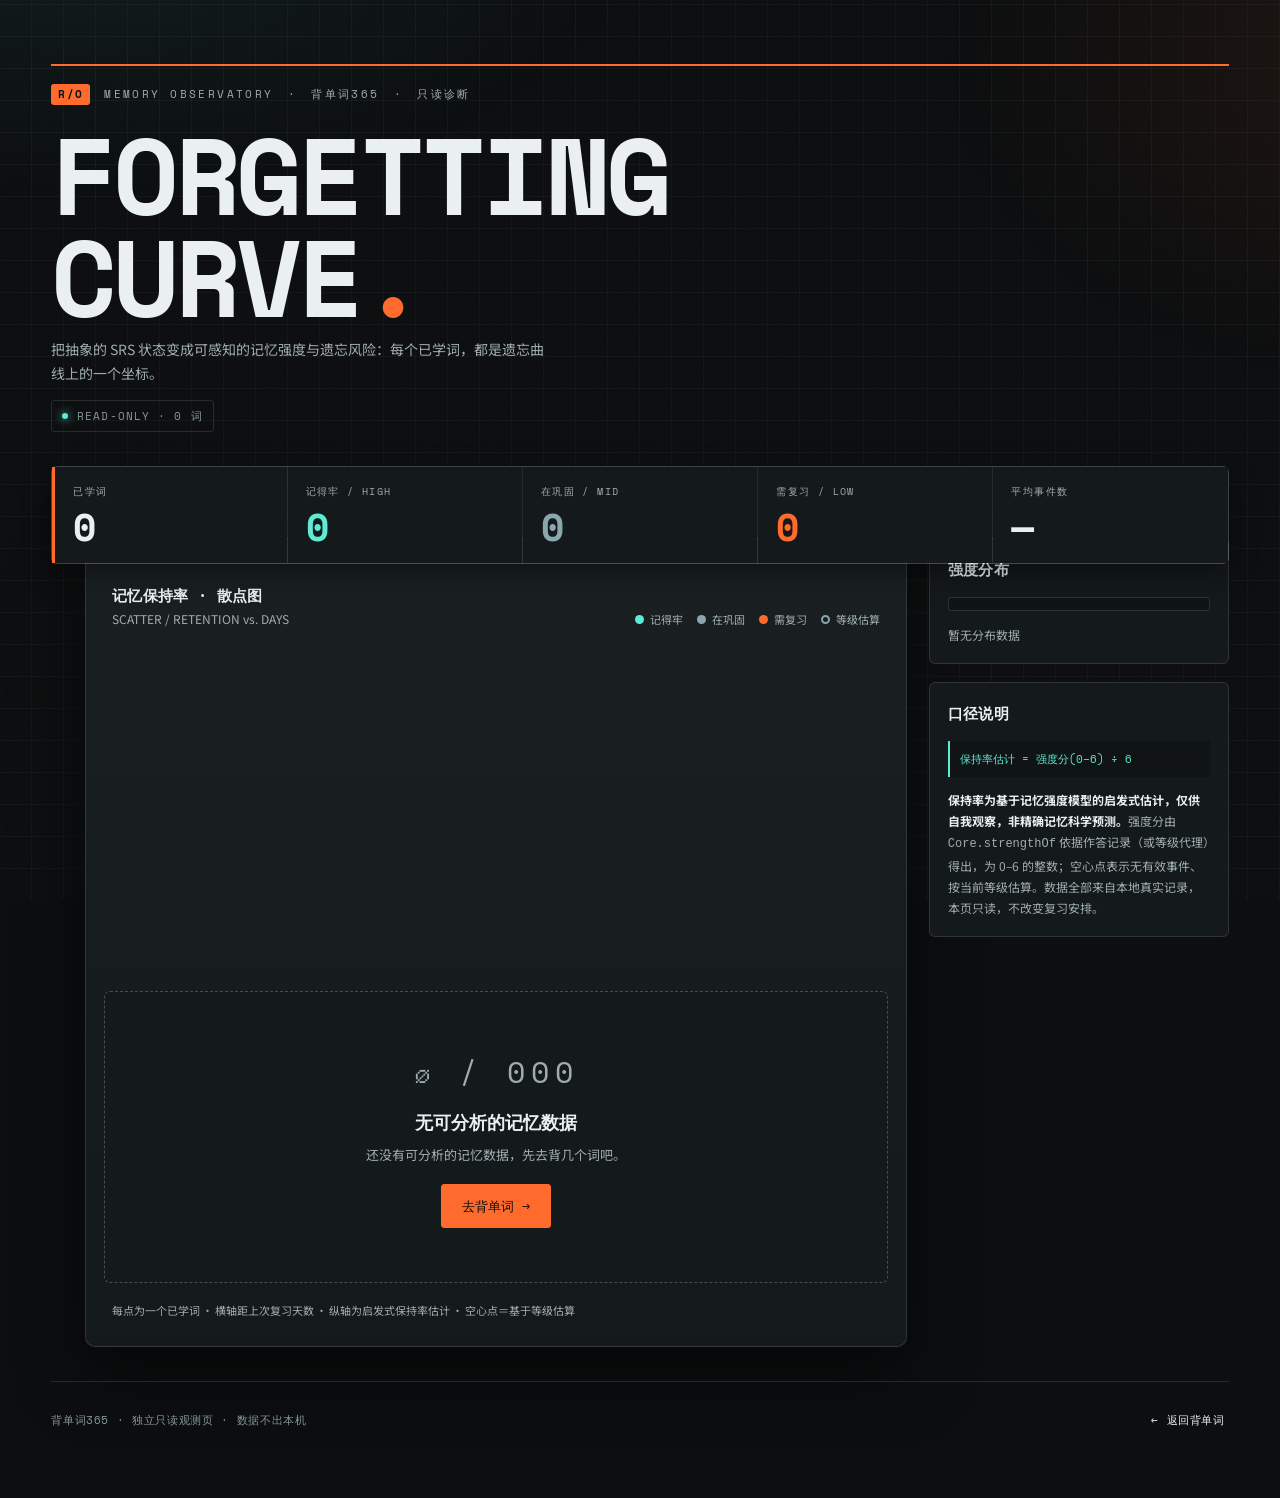
<file: word365/遗忘曲线仪表盘.html>
<!DOCTYPE html>
<html lang="zh-CN">
<head>
<meta charset="UTF-8" />
<meta name="viewport" content="width=device-width, initial-scale=1.0" />
<meta name="color-scheme" content="dark" />
<title>遗忘曲线仪表盘 · 背单词365</title>

<!-- 展示字 Space Mono / 中文 Noto Sans SC：font-display:swap + 本地回退（离线 file:// 自动回退，不阻断） -->
<link rel="preconnect" href="https://fonts.googleapis.com" />
<link rel="preconnect" href="https://fonts.gstatic.com" crossorigin />
<link href="https://fonts.googleapis.com/css2?family=Space+Mono:wght@400;700&family=Noto+Sans+SC:wght@400;500;700&display=swap" rel="stylesheet" />

<style>
/* ============================================================
   令牌层 —— 暗色暖近黑 / 工业实用 + 克制 Retro 科学测量感
   全部颜色走变量；主色沉静青灰(60) + 琥珀橙(风险/10) + 青绿(稳固)
   ============================================================ */
:root{
  --bg:#0c0e0f;
  --bg-2:#101415;
  --surface:#14191b;
  --surface-2:#1a2022;
  --text:#eaf0f1;          /* 正文：暖近白，高对比 */
  --muted:#9fadae;         /* 次要文字：实测对 --surface ≈ 7:1 */
  --faint:#86989b;         /* 刻度/辅助小字：实测 对 surface 5.89:1 / 对 surface-2 5.48:1（原 #74868a 对 surface-2 仅 4.33:1，不足 4.5） */
  --line:rgba(232,240,241,.12);
  --line-2:rgba(232,240,241,.24);

  --high:#5eead4;          /* 稳固：青绿 */
  --mid:#8aa7ad;           /* 巩固：沉静青灰 */
  --low:#ff6b2c;           /* 风险：琥珀橙（唯一 UI 强调色） */
  --accent:#ff6b2c;
  --focus:#5eead4;

  --mono:'Space Mono','JetBrains Mono','IBM Plex Mono',ui-monospace,Menlo,Consolas,monospace;
  --sans:'Noto Sans SC','Microsoft YaHei','PingFang SC',system-ui,sans-serif;

  --s0:12px; --s1:14px; --s2:16px; --s3:20px; --s4:28px; --s5:40px; --s6:64px;
  --r-sm:3px; --r-md:6px; --r-lg:10px;

  --sh1:0 2px 8px rgba(0,0,0,.28);
  --sh2:0 10px 28px rgba(0,0,0,.40);
  --sh3:0 26px 68px rgba(0,0,0,.54);

  --ease:cubic-bezier(.16,1,.3,1);
  --dur:640ms;

  --grid:repeating-linear-gradient(0deg,transparent 0 31px,rgba(232,240,241,.035) 31px 32px),
         repeating-linear-gradient(90deg,transparent 0 31px,rgba(232,240,241,.035) 31px 32px);
}

*,*::before,*::after{box-sizing:border-box}
html{background:var(--bg)}
body{
  margin:0;
  min-height:100vh;
  font-family:var(--sans);
  font-size:var(--s2);
  line-height:1.7;
  color:var(--text);
  background:var(--bg);
  -webkit-font-smoothing:antialiased;
}
.tnum,.metric-val,dl dd,.dist b,.ax{font-variant-numeric:tabular-nums;font-feature-settings:"tnum" 1}

/* 氛围层：细网格 + 低透明噪点 + 暖色辉光 */
.atmosphere{position:fixed;inset:0;z-index:0;pointer-events:none;
  background:var(--grid),
    radial-gradient(58rem 34rem at 8% -14%,rgba(94,234,212,.075),transparent 62%),
    radial-gradient(48rem 36rem at 108% 6%,rgba(255,107,44,.075),transparent 58%);
}
.grain{position:fixed;inset:0;z-index:1;pointer-events:none;opacity:.04;mix-blend-mode:overlay;
  background-image:url("data:image/svg+xml,%3Csvg xmlns='http://www.w3.org/2000/svg'%3E%3Cfilter id='n'%3E%3CfeTurbulence type='fractalNoise' baseFrequency='.85'/%3E%3C/filter%3E%3Crect width='100%25' height='100%25' filter='url(%23n)'/%3E%3C/svg%3E");
}

.page{position:relative;z-index:2;max-width:1280px;margin:0 auto;padding:clamp(28px,5vw,64px) clamp(16px,4vw,56px) 56px}

/* ---------- 入场编排：5 组错峰，只动 transform / opacity ---------- */
@keyframes rise{from{opacity:0;transform:translateY(22px)}to{opacity:1;transform:none}}
@keyframes draw{to{stroke-dashoffset:0}}
.reveal{opacity:0;animation:rise var(--dur) var(--ease) both}
.g1{animation-delay:0ms}.g2{animation-delay:90ms}.g3{animation-delay:180ms}
.g4{animation-delay:270ms}.g5{animation-delay:360ms}

/* ---------- 报头 ---------- */
.masthead{border-top:2px solid var(--low);padding-top:18px;position:relative}
.kicker{
  font-family:var(--mono);font-size:11px;letter-spacing:.22em;text-transform:uppercase;
  color:var(--muted);display:flex;gap:14px;flex-wrap:wrap;align-items:center;
}
.kicker .tag{color:var(--bg);background:var(--low);padding:1px 7px;border-radius:var(--r-sm);font-weight:700;letter-spacing:.12em}
h1{
  font-family:var(--mono);font-weight:700;
  font-size:clamp(48px,9vw,108px);
  letter-spacing:-.04em;line-height:.95;
  margin:18px 0 10px;color:var(--text);
  text-wrap:balance;
}
h1 .dim{color:var(--muted)}h1 .stop{color:var(--low)}
.lede{max-width:62ch;color:var(--muted);font-size:var(--s1);margin:0 0 14px}
.stamp{
  display:inline-flex;align-items:center;gap:9px;min-height:32px;
  font-family:var(--mono);font-size:11px;letter-spacing:.1em;color:var(--faint);
  border:1px solid var(--line);border-radius:var(--r-sm);padding:3px 10px;
}
.stamp i{width:6px;height:6px;border-radius:50%;background:var(--high);box-shadow:0 0 10px var(--high)}

/* ---------- 概览指标条（破格：负边距压住曲线卡片上沿 + 左冲出 34px） ---------- */
.overview{
  position:relative;z-index:5;
  display:grid;grid-template-columns:repeat(auto-fit,minmax(138px,1fr));gap:1px;
  background:var(--line);border:1px solid var(--line);border-radius:var(--r-md);
  box-shadow:var(--sh2);margin:34px 0 -26px;
}
.metric{background:var(--surface);padding:16px 18px 15px;position:relative;overflow:hidden}
.metric:first-child{border-left:3px solid var(--low)}
.metric-label{font-family:var(--mono);font-size:10px;letter-spacing:.14em;text-transform:uppercase;color:var(--muted);display:block;white-space:nowrap}
.metric-val{font-family:var(--mono);font-weight:700;font-size:clamp(26px,3.4vw,38px);line-height:1.1;letter-spacing:-.03em;display:block;margin-top:6px}
.metric-val small{font-size:.42em;color:var(--faint);letter-spacing:0;margin-left:3px}
.metric.hi .metric-val{color:var(--high)}
.metric.md .metric-val{color:var(--mid)}
.metric.lo .metric-val{color:var(--low)}

/* ---------- 主体：非对称双栏 ---------- */
.layout{display:grid;grid-template-columns:minmax(0,1fr) 300px;gap:22px;align-items:start}
.chart-card{
  margin-left:34px;                 /* 破格：向内缩进，让指标条冲出其左沿 */
  background:linear-gradient(180deg,var(--surface-2),var(--surface));
  border:1px solid var(--line);border-radius:var(--r-lg);
  box-shadow:var(--sh3);padding:44px 18px 16px;min-width:0;
}
.card-head{display:flex;justify-content:space-between;align-items:flex-end;gap:16px;flex-wrap:wrap;padding:0 8px 10px}
h2{font-family:var(--mono);font-size:15px;letter-spacing:.02em;margin:0;font-weight:700}
.card-head .sub{font-size:12px;color:var(--muted)}
.legend{display:flex;gap:14px;flex-wrap:wrap;font-size:11px;color:var(--muted)}
.legend span{display:inline-flex;align-items:center;gap:6px}
.legend i{width:9px;height:9px;border-radius:50%;display:inline-block}
.legend .lg-hi{background:var(--high)}.legend .lg-md{background:var(--mid)}.legend .lg-lo{background:var(--low)}
.legend .lg-proxy{background:transparent;border:2px solid var(--mid)}

.chart-wrap{position:relative;width:100%;min-height:0}
svg#chart{display:block;width:100%;height:auto;overflow:visible;touch-action:manipulation}
svg .grid{stroke:var(--line);stroke-width:1}
svg .grid-v{stroke-dasharray:2 6;opacity:.7}
svg .ax{fill:var(--faint);font-family:var(--mono);font-size:11px}
svg .ax-y{text-anchor:end}
svg .ax-x{text-anchor:middle}
svg .ax-unit{text-anchor:end;fill:var(--muted)}
svg .ax-xlabel{text-anchor:end;fill:var(--muted);font-size:10px;letter-spacing:.06em}
svg .ref-curve-halo{fill:none;stroke:url(#curveFade);stroke-width:10;opacity:.22}
svg .ref-curve{
  fill:none;stroke:var(--high);stroke-width:1.5;stroke-dasharray:1500;stroke-dashoffset:1500;
  opacity:.85;animation:draw 1500ms var(--ease) 520ms both;
}
svg .ref-label{fill:var(--muted);font-family:var(--mono);font-size:11px;font-style:italic;opacity:.9}

/* 散点 */
.ptg{cursor:pointer;outline:none}
.ptg .hit{fill:transparent}
.ptg .dot{transform-box:fill-box;transform-origin:center;transition:transform 160ms var(--ease),stroke 160ms var(--ease)}
.ptg .ring{fill:none;stroke:var(--focus);stroke-width:2;opacity:0;transition:opacity 140ms linear}
.pt-hi .dot{fill:var(--high);stroke:rgba(12,14,15,.7);stroke-width:1}
.pt-md .dot{fill:var(--mid);stroke:rgba(12,14,15,.7);stroke-width:1}
.pt-lo .dot{fill:var(--low);stroke:rgba(12,14,15,.7);stroke-width:1}
.pt-proxy .dot{fill:transparent;stroke-width:2}
.pt-proxy.pt-hi .dot{stroke:var(--high)}
.pt-proxy.pt-md .dot{stroke:var(--mid)}
.pt-proxy.pt-lo .dot{stroke:var(--low)}
.ptg:hover .dot,.ptg:focus-visible .dot{transform:scale(1.4);stroke:#fff;stroke-width:1.5}
.ptg:focus-visible .ring{opacity:1}

/* 详情卡（跟随散点，hover/focus/click 显示） */
.detail{
  position:absolute;z-index:9;width:222px;pointer-events:none;
  background:rgba(10,13,14,.97);border:1px solid var(--line-2);border-radius:var(--r-md);
  box-shadow:var(--sh3);padding:12px 14px;backdrop-filter:blur(6px);
}
.detail[hidden]{display:none}
.dl-head{display:flex;align-items:baseline;justify-content:space-between;gap:10px;border-bottom:1px solid var(--line);padding-bottom:8px;margin-bottom:8px}
.dl-word{font-family:var(--mono);font-weight:700;font-size:18px;letter-spacing:-.02em;word-break:break-all}
.dl-lvl{font-size:11px;white-space:nowrap;padding:2px 7px;border-radius:var(--r-sm)}
.dl-lvl.lv-high{color:var(--bg);background:var(--high)}
.dl-lvl.lv-mid{color:var(--bg);background:var(--mid)}
.dl-lvl.lv-low{color:var(--bg);background:var(--low)}
.dl-grid{display:grid;grid-template-columns:1fr auto;gap:3px 12px;margin:0;font-size:12px}
.dl-grid dt{color:var(--muted)}
.dl-grid dd{margin:0;text-align:right;font-family:var(--mono);font-weight:700}
.dl-grid dd small{font-size:10px;color:var(--faint);font-weight:400;margin-left:2px}
.dl-basis{margin:9px 0 0;font-size:11px;color:var(--muted);border-top:1px dashed var(--line);padding-top:7px}
.chart-note{font-size:11px;color:var(--muted);padding:8px 8px 0;line-height:1.6}

/* ---------- 侧栏 ---------- */
.side{display:flex;flex-direction:column;gap:18px}
.panel{background:var(--surface);border:1px solid var(--line);border-radius:var(--r-md);padding:18px}
.panel h2{margin-bottom:14px}
.stack{display:flex;height:14px;width:100%;border-radius:2px;overflow:hidden;background:var(--bg-2);border:1px solid var(--line)}
.seg{height:100%}.seg-high{background:var(--high)}.seg-mid{background:var(--mid)}.seg-low{background:var(--low)}
.dist{list-style:none;margin:14px 0 0;padding:0;display:grid;gap:7px;font-size:12px}
.dist li{display:grid;grid-template-columns:12px 1fr auto;align-items:center;gap:9px}
.dist .sw{width:10px;height:10px;border-radius:2px}
.sw-high{background:var(--high)}.sw-mid{background:var(--mid)}.sw-low{background:var(--low)}
.dist b{font-family:var(--mono);font-weight:400;color:var(--muted);font-size:11px}
.dist b em{color:var(--faint);font-style:normal}
.dist .dl-empty{grid-template-columns:1fr;color:var(--muted)}
.formula{
  font-family:var(--mono);font-size:11px;color:var(--high);
  background:var(--bg-2);border-left:2px solid var(--high);padding:9px 10px;margin:0 0 12px;
  word-break:break-word;
}
.disclaimer{font-size:12px;color:var(--muted);line-height:1.75;margin:0}
.disclaimer strong{color:var(--text)}

/* ---------- 空态 / 错误态 ---------- */
.empty,.error-banner{border:1px dashed var(--line-2);border-radius:var(--r-md);padding:54px 22px;text-align:center;background:var(--surface)}
.empty[hidden],.error-banner[hidden]{display:none}
.empty .mark{font-family:var(--mono);font-size:30px;color:var(--muted);letter-spacing:.2em}
.empty h3{font-family:var(--mono);font-size:18px;margin:10px 0 6px}
.empty p{color:var(--muted);font-size:13px;margin:0 0 18px}
.error-banner{border-color:var(--low);color:var(--low);font-family:var(--mono);font-size:13px;text-align:left}
.link-btn{
  display:inline-flex;align-items:center;justify-content:center;min-height:44px;padding:0 20px;
  font-family:var(--mono);font-size:13px;text-decoration:none;
  color:var(--bg);background:var(--low);border:1px solid var(--low);border-radius:var(--r-sm);
  transition:transform 160ms var(--ease),box-shadow 160ms var(--ease);
}
.link-btn:hover{transform:translateY(-2px);box-shadow:var(--sh2)}

/* ---------- 焦点可见（≥2px + 2px 偏移） ---------- */
a:focus-visible,.link-btn:focus-visible{outline:2px solid var(--focus);outline-offset:2px}

/* ---------- 页脚 ---------- */
.foot{display:flex;justify-content:space-between;align-items:center;gap:16px;flex-wrap:wrap;
  margin-top:34px;border-top:1px solid var(--line);padding-top:16px;
  font-family:var(--mono);font-size:11px;letter-spacing:.06em;color:var(--faint)}
.foot .back{min-height:44px;display:inline-flex;align-items:center;text-decoration:none;color:var(--text);padding:0 4px}
.foot .back:hover{color:var(--low)}

/* ---------- 响应式：768 / 375 ---------- */
@media (max-width:980px){
  .layout{grid-template-columns:1fr}
  .chart-card{margin-left:0}
  .side{flex-direction:row;flex-wrap:wrap}
  .side>.panel{flex:1 1 280px}
}
@media (max-width:560px){
  .page{padding:24px 16px 40px}
  .overview{margin:26px 0 -18px;grid-template-columns:repeat(2,1fr)}
  .chart-card{padding:38px 8px 12px}
  .card-head{padding:0 4px 8px}
  .legend{gap:9px}
  .side{flex-direction:column}
  .stamp{font-size:10px}
  h1{letter-spacing:-.03em}
}

/* ---------- 降级动效：一键关闭全部 ---------- */
@media (prefers-reduced-motion:reduce){
  .reveal{opacity:1!important;animation:none!important;transform:none!important}
  .ref-curve{stroke-dashoffset:0!important;animation:none!important}
  .ptg .dot,.ptg .ring,.link-btn{transition:none!important}
  .link-btn:hover{transform:none}
}
</style>
</head>
<body>
<div class="atmosphere" aria-hidden="true"></div>
<div class="grain" aria-hidden="true"></div>

<div class="page">
  <header class="masthead reveal g1">
    <div class="kicker"><span class="tag">R/O</span> MEMORY OBSERVATORY <span aria-hidden="true">·</span> 背单词365 <span aria-hidden="true">·</span> 只读诊断</div>
    <h1>FORGETTING<br />CURVE<span class="stop">.</span></h1>
    <p class="lede">把抽象的 SRS 状态变成可感知的记忆强度与遗忘风险：每个已学词，都是遗忘曲线上的一个坐标。</p>
    <div class="stamp" id="stamp"><i aria-hidden="true"></i> READ-ONLY</div>
  </header>

  <main>
    <!-- 概览指标条：真实计算，破格压住图表卡片 -->
    <section class="overview reveal g2" aria-label="概览指标">
      <div class="metric"><span class="metric-label">已学词</span><span class="metric-val" id="mLearned">—</span></div>
      <div class="metric hi"><span class="metric-label">记得牢 / HIGH</span><span class="metric-val" id="mHigh">—</span></div>
      <div class="metric md"><span class="metric-label">在巩固 / MID</span><span class="metric-val" id="mMid">—</span></div>
      <div class="metric lo"><span class="metric-label">需复习 / LOW</span><span class="metric-val" id="mLow">—</span></div>
      <div class="metric"><span class="metric-label">平均事件数</span><span class="metric-val" id="mAvg">—</span></div>
    </section>

    <div class="layout">
      <!-- 记忆点：真实遗忘曲线散点图 -->
      <section class="chart-card reveal g3" aria-labelledby="chartTitle">
        <div class="card-head">
          <div><h2 id="chartTitle">记忆保持率 · 散点图</h2><div class="sub">SCATTER / RETENTION vs. DAYS</div></div>
          <div class="legend" aria-label="图例">
            <span><i class="lg-hi"></i>记得牢</span>
            <span><i class="lg-md"></i>在巩固</span>
            <span><i class="lg-lo"></i>需复习</span>
            <span><i class="lg-proxy"></i>等级估算</span>
          </div>
        </div>

        <div class="chart-wrap" id="chartWrap">
          <!-- role=group 而非 img：内含 tabindex=0 的可聚焦散点，role=img 会把子节点整体吞掉，导致键盘/读屏无法逐点导航 -->
          <svg id="chart" viewBox="0 0 980 440" role="group" aria-roledescription="可交互散点图" aria-labelledby="chartTitle" aria-describedby="chartNote"></svg>
          <div class="detail" id="detail" hidden aria-live="polite"></div>
          <div class="empty" id="empty" hidden>
            <div class="mark" aria-hidden="true">∅ / 000</div>
            <h3>无可分析的记忆数据</h3>
            <p>还没有可分析的记忆数据，先去背几个词吧。</p>
            <a class="link-btn" href="index.html">去背单词 →</a>
          </div>
        </div>
        <p class="chart-note" id="chartNote">每点为一个已学词 · 横轴距上次复习天数 · 纵轴为启发式保持率估计 · 空心点＝基于等级估算</p>
      </section>

      <!-- 侧栏：强度分布 + 口径说明 -->
      <aside class="side reveal g4" aria-label="分布与口径">
        <section class="panel" aria-labelledby="distTitle">
          <h2 id="distTitle">强度分布</h2>
          <div class="stack" id="stack" role="img" aria-label="强度分布"></div>
          <ul class="dist" id="distLegend"></ul>
        </section>
        <section class="panel" aria-labelledby="noteTitle">
          <h2 id="noteTitle">口径说明</h2>
          <p class="formula">保持率估计 = 强度分(0–6) ÷ 6</p>
          <p class="disclaimer"><strong>保持率为基于记忆强度模型的启发式估计，仅供自我观察，非精确记忆科学预测。</strong>强度分由 <code>Core.strengthOf</code> 依据作答记录（或等级代理）得出，为 0–6 的整数；空心点表示无有效事件、按当前等级估算。数据全部来自本地真实记录，本页只读，不改变复习安排。</p>
        </section>
      </aside>
    </div>

    <div class="error-banner reveal g5" id="loadError" role="alert" hidden></div>
  </main>

  <footer class="foot reveal g5">
    <span>背单词365 · 独立只读观测页 · 数据不出本机</span>
    <a class="back" href="index.html">← 返回背单词</a>
  </footer>
</div>

<!-- 只读复用真实逻辑：引入顺序 phrases → core；浏览器下走 window.Core / window.PHRASES -->
<script src="js/phrases.js"></script>
<script src="js/core.js"></script>
<script>
(function () {
  'use strict';

  /* 文案键复用 phrases.js（STRENGTH），缺键时本地兜底，不臆造 */
  var S = (typeof PHRASES !== 'undefined' && PHRASES && PHRASES.STRENGTH) ? PHRASES.STRENGTH : {};
  var lvlText = {
    high: S.levelHigh || '记得牢',
    mid:  S.levelMid  || '在巩固',
    low:  S.levelLow  || '需多复习'
  };
  var basisText = {
    events: S.basisEvents || '依据作答记录',
    'lvl-proxy': S.basisLvlProxy || '依据当前等级'
  };

  function esc(s) {
    return String(s == null ? '' : s).replace(/[&<>"']/g, function (c) {
      return { '&': '&amp;', '<': '&lt;', '>': '&gt;', '"': '&quot;', "'": '&#39;' }[c];
    });
  }
  function finite(n) { return typeof n === 'number' && isFinite(n); }
  function clamp(v, lo, hi) { return Math.max(lo, Math.min(hi, v)); }

  var errEl = document.getElementById('loadError');
  function fail(msg) {
    errEl.textContent = msg;
    errEl.hidden = false;
    var em = document.getElementById('empty');
    if (em) em.hidden = true;
  }

  if (typeof Core === 'undefined' || !Core || typeof Core.loadDB !== 'function') {
    fail('数据核心未加载（js/core.js 读取失败）。请确认本页与 js/ 目录位于同一文件夹。');
    return;
  }

  /* 真实数据：只读 loadDB，绝不写 db / localStorage */
  var db;
  try { db = Core.loadDB(); } catch (e) { db = null; }
  if (!db || !db.words || typeof db.words !== 'object') {
    fail('无法读取本地学习数据（localStorage 不可用或数据损坏）。');
    return;
  }

  var LADDER = (Core.LADDER_DAYS && Core.LADDER_DAYS.length) ? Core.LADDER_DAYS : [1, 2, 4, 7, 15, 30, 60];
  var MAXX = 0;
  for (var li = 0; li < LADDER.length; li++) {
    if (finite(LADDER[li]) && LADDER[li] > MAXX) MAXX = LADDER[li];
  }
  if (MAXX <= 0) MAXX = 60;
  var DAY_MS = finite(Core.DAY_MS) && Core.DAY_MS > 0 ? Core.DAY_MS : 86400000;
  var t0 = (Core.now && finite(Core.now())) ? Core.now() : Date.now();
  var t0v = finite(t0) ? t0 : Date.now();

  /* 遍历真实词条，过滤 reps>0；异常数据跳过，不抛错、不产生 NaN */
  var words = [];
  var keys = Object.keys(db.words);
  for (var i = 0; i < keys.length; i++) {
    var key = keys[i];
    var rec = db.words[key];
    if (!rec || typeof rec !== 'object') continue;
    if (!(rec.reps > 0)) continue;                       // 只统计已学词
    var st;
    try { st = Core.strengthOf(db, key); } catch (e) { continue; }
    if (!st || typeof st !== 'object') continue;
    var score = finite(st.score) ? clamp(st.score, 0, 6) : null;
    var level = (st.level === 'high' || st.level === 'mid' || st.level === 'low') ? st.level : 'low';
    var n = finite(st.n) ? Math.max(0, st.n) : 0;
    var basis = (st.basis === 'events') ? 'events' : 'lvl-proxy';
    /* score 为 0–6 整数（core.js strengthEventScore/lvlProxyScore），此处做可解释的归一化映射 */
    var retention = score === null ? 0 : clamp(score / 6, 0, 1);
    var days = null;
    if (finite(rec.last) && rec.last > 0) {
      days = Math.floor((t0v - rec.last) / DAY_MS);
      if (!finite(days) || days < 0) days = 0;
      if (days > MAXX) days = MAXX;                      // 超出范围 clamp 到最右
    }
    var due = finite(rec.due) ? rec.due : 0;
    var w = (typeof rec.w === 'string' && rec.w) ? rec.w : key.replace(/^w::/, '');
    words.push({
      w: w, level: level, score: score, n: n, basis: basis,
      retention: retention, days: days, due: due
    });
  }

  var learned = words.length;
  var cnt = { high: 0, mid: 0, low: 0 }, nsum = 0;
  for (var k = 0; k < learned; k++) { cnt[words[k].level]++; nsum += words[k].n; }
  var avgN = learned ? (nsum / learned) : 0;

  /* 概览指标（真实统计） */
  document.getElementById('mLearned').textContent = learned;
  document.getElementById('mHigh').textContent = cnt.high;
  document.getElementById('mMid').textContent = cnt.mid;
  document.getElementById('mLow').textContent = cnt.low;
  document.getElementById('mAvg').textContent = learned ? avgN.toFixed(1) : '—';
  document.getElementById('stamp').innerHTML = '<i aria-hidden="true"></i> READ-ONLY · ' + learned + ' 词';

  /* 强度分布分段条 */
  var stack = document.getElementById('stack');
  var distLegend = document.getElementById('distLegend');
  var order = ['high', 'mid', 'low'];
  if (learned > 0) {
    var parts = order.map(function (key) {
      return { key: key, cnt: cnt[key], pct: cnt[key] / learned * 100 };
    });
    stack.innerHTML = parts.filter(function (s) { return s.pct > 0; }).map(function (s) {
      return '<span class="seg seg-' + s.key + '" style="width:' + s.pct.toFixed(2) + '%"></span>';
    }).join('');
    stack.setAttribute('aria-label', '强度分布：记得牢 ' + cnt.high + '，在巩固 ' + cnt.mid + '，需多复习 ' + cnt.low);
    distLegend.innerHTML = parts.map(function (s) {
      return '<li><i class="sw sw-' + s.key + '"></i><span>' + lvlText[s.key] + '</span><b>' + s.cnt + ' <em>·</em> ' + s.pct.toFixed(0) + '%</b></li>';
    }).join('');
  } else {
    stack.innerHTML = '';
    stack.setAttribute('aria-label', '暂无分布数据');
    distLegend.innerHTML = '<li class="dl-empty">暂无分布数据</li>';
  }

  var chartWrap = document.getElementById('chartWrap');
  var chart = document.getElementById('chart');
  var emptyEl = document.getElementById('empty');
  var detail = document.getElementById('detail');

  if (learned === 0) {
    chart.hidden = true;
    emptyEl.hidden = false;
    return;
  }

  /* ---------- 内联 SVG 散点图（零依赖） ----------
     关键：viewBox 宽度取容器实测宽，使 SVG 用户单位 == CSS 像素。
     若沿用固定 viewBox="0 0 980 440"，整图会按容器宽缩放：
     桌面 776px 宽时 11px 刻度字实渲染 8.71px，手机 327px 宽时仅 3.67px，均不可读。 */
  var H = 440;
  var PL = 46, PR = 962, PT = 24, PB = 384, PW = 916, PH = 360;
  function xOf(d) { return PL + (clamp(d, 0, MAXX) / MAXX) * PW; }
  function yOf(r) { return PB - clamp(r, 0, 1) * PH; }

  function measureW() {
    var w = chartWrap ? chartWrap.clientWidth : 0;
    if (!finite(w) || w <= 0) w = 900;          /* 无布局信息时给安全默认，不产生 NaN */
    return Math.max(300, Math.round(w));
  }

  function buildChart() {
    var W = measureW();
    PL = 46; PR = W - 16; PT = 24; PB = H - 56;
    PW = Math.max(60, PR - PL); PH = Math.max(60, PB - PT);
    chart.setAttribute('viewBox', '0 0 ' + W + ' ' + H);

  var p = [];
  p.push('<defs><linearGradient id="curveFade" x1="0" y1="0" x2="0" y2="1">'
       + '<stop offset="0" stop-color="rgba(94,234,212,.55)"/>'
       + '<stop offset="1" stop-color="rgba(94,234,212,0)"/></linearGradient></defs>');

  var rTicks = [0, 0.25, 0.5, 0.75, 1];
  for (var a = 0; a < rTicks.length; a++) {
    var ry = yOf(rTicks[a]);
    p.push('<line class="grid" x1="' + PL + '" y1="' + ry + '" x2="' + PR + '" y2="' + ry + '"/>');
    p.push('<text class="ax ax-y" x="' + (PL - 12) + '" y="' + (ry + 4) + '">' + (rTicks[a] * 100) + '</text>');
  }
  p.push('<text class="ax ax-unit" x="' + (PL - 12) + '" y="' + (PT - 10) + '">%</text>');

  var seen = {}, ticks = [0];
  for (var b = 0; b < LADDER.length; b++) {
    var tv = LADDER[b];
    if (finite(tv) && tv >= 0 && tv <= MAXX && !seen[tv]) { seen[tv] = 1; ticks.push(tv); }
  }
  if (MAXX !== ticks[ticks.length - 1]) ticks.push(MAXX);
  for (var c = 0; c < ticks.length; c++) {
    var tx = xOf(ticks[c]);
    p.push('<line class="grid grid-v" x1="' + tx + '" y1="' + PT + '" x2="' + tx + '" y2="' + PB + '"/>');
    p.push('<text class="ax ax-x" x="' + tx + '" y="' + (PB + 22) + '">' + ticks[c] + '</text>');
  }
  p.push('<text class="ax ax-xlabel" x="' + PR + '" y="' + (PB + 40) + '">距上次复习 / 天</text>');

  /* 参考遗忘曲线（平滑下降，标注"示意"） */
  var curve = [];
  for (var d = 0; d <= MAXX; d += 1) {
    var rr = 0.12 + 0.86 * Math.exp(-d / 9);
    curve.push((d ? 'L' : 'M') + xOf(d).toFixed(1) + ' ' + yOf(rr).toFixed(1));
  }
  var curveD = curve.join(' ');
  p.push('<path class="ref-curve-halo" d="' + curveD + '"/>');
  p.push('<path class="ref-curve" d="' + curveD + '"/>');
  var rlD = Math.min(MAXX, 26);
  var rlX = Math.max(PL, Math.min(xOf(rlD), PR - 96));   /* 窄屏时不冲出右边界 */
  p.push('<text class="ref-label" x="' + rlX.toFixed(1) + '" y="' + yOf(0.12 + 0.86 * Math.exp(-rlD / 9)).toFixed(1) + '">典型遗忘 · 示意</text>');

  /* 每个已学词 = 一个圆形散点，按 level 着色；lvl-proxy 用空心圈 */
  for (var q = 0; q < learned; q++) {
    var wd = words[q];
    var cx = xOf(wd.days === null ? 0 : wd.days).toFixed(1);
    var cy = yOf(wd.retention).toFixed(1);
    var isProxy = (wd.basis === 'lvl-proxy' || wd.n === 0);
    var cls = 'ptg pt-' + wd.level + (isProxy ? ' pt-proxy' : '');
    var label = '单词 ' + wd.w + '，强度 ' + lvlText[wd.level] + '，保持率估计 ' + Math.round(wd.retention * 100) + '%';
    p.push('<g class="' + cls + '" data-i="' + q + '" tabindex="0" role="img" aria-label="' + esc(label) + '">'
         + '<circle class="hit" cx="' + cx + '" cy="' + cy + '" r="22"/>'   /* 22*2=44px 触控命中区（验收判据⑤）；密集区取最上层点，精确选择走键盘 Tab */
         + '<circle class="ring" cx="' + cx + '" cy="' + cy + '" r="11"/>'
         + '<circle class="dot" cx="' + cx + '" cy="' + cy + '" r="' + (isProxy ? 5 : 6) + '"/>'
         + '</g>');
  }
  chart.innerHTML = p.join('');
    bindPoints();            /* 每次重绘后必须重新绑定：重绘会替换掉全部节点 */
  }

  /* ---------- 详情卡：hover / focus / 点击 ---------- */
  function dueText(ts) {
    if (!finite(ts) || ts <= 0) return '—';
    try {
      var dt = new Date(ts);
      if (isNaN(dt.getTime())) return '—';
      return dt.toLocaleDateString('zh-CN');
    } catch (e) { return '—'; }
  }
  function showDetail(idx, target) {
    var wd = words[idx];
    if (!wd) return;
    detail.innerHTML =
      '<div class="dl-head"><span class="dl-word">' + esc(wd.w) + '</span>'
      + '<span class="dl-lvl lv-' + wd.level + '">' + lvlText[wd.level] + '</span></div>'
      + '<dl class="dl-grid">'
      + '<dt>保持率估计</dt><dd>' + Math.round(wd.retention * 100) + '<small>%</small></dd>'
      + '<dt>强度分</dt><dd>' + (wd.score === null ? '—' : wd.score + '<small>/6</small>') + '</dd>'
      + '<dt>有效事件数</dt><dd>' + wd.n + '</dd>'
      + '<dt>距上次复习</dt><dd>' + (wd.days === null ? '未知' : wd.days + '<small> 天</small>') + '</dd>'
      + '<dt>下次到期</dt><dd>' + dueText(wd.due) + '</dd>'
      + '</dl>'
      + '<p class="dl-basis">' + (wd.basis === 'events' ? basisText.events : basisText['lvl-proxy'])
      + (wd.basis === 'lvl-proxy' ? '（空心点）' : '') + '</p>';
    detail.hidden = false;
    var wr = chartWrap.getBoundingClientRect();
    var tr = target.getBoundingClientRect();
    var px = tr.left - wr.left + tr.width / 2;
    var py = tr.top - wr.top;
    var dw = detail.offsetWidth, dh = detail.offsetHeight;
    var left = clamp(px - dw / 2, 8, Math.max(8, wr.width - dw - 8));
    var top = py - dh - 14;
    if (top < 8) top = py + 22;
    top = clamp(top, 8, Math.max(8, wr.height - dh - 8));
    detail.style.left = left + 'px';
    detail.style.top = top + 'px';
  }
  function hideDetail() { detail.hidden = true; }

  function bindPoints() {
    var groups = chart.querySelectorAll('.ptg');
    for (var g = 0; g < groups.length; g++) {
      (function (el, idx) {
        el.addEventListener('mouseenter', function () { showDetail(idx, el); });
        el.addEventListener('mouseleave', function () { if (document.activeElement !== el) hideDetail(); });
        el.addEventListener('focus', function () { showDetail(idx, el); });
        el.addEventListener('blur', function () { hideDetail(); });
        el.addEventListener('click', function (e) { e.stopPropagation(); showDetail(idx, el); });
      })(groups[g], g);
    }
  }
  document.addEventListener('keydown', function (e) { if (e.key === 'Escape') hideDetail(); });
  document.addEventListener('click', function () { hideDetail(); });

  /* 首绘 */
  buildChart();

  /* 仅在容器宽度变化时重绘：viewBox 跟随容器，保证 1:1 像素映射 */
  var lastW = measureW();
  function relayout() {
    if (chart.hidden) return;
    var w = measureW();
    if (w === lastW) return;
    lastW = w;
    hideDetail();
    buildChart();
  }
  if (typeof ResizeObserver === 'function') {
    try { new ResizeObserver(relayout).observe(chartWrap); } catch (e) { /* 老浏览器降级 */ }
  }
  window.addEventListener('resize', relayout);
  window.addEventListener('orientationchange', relayout);
})();
</script>
</body>
</html>
</file>
